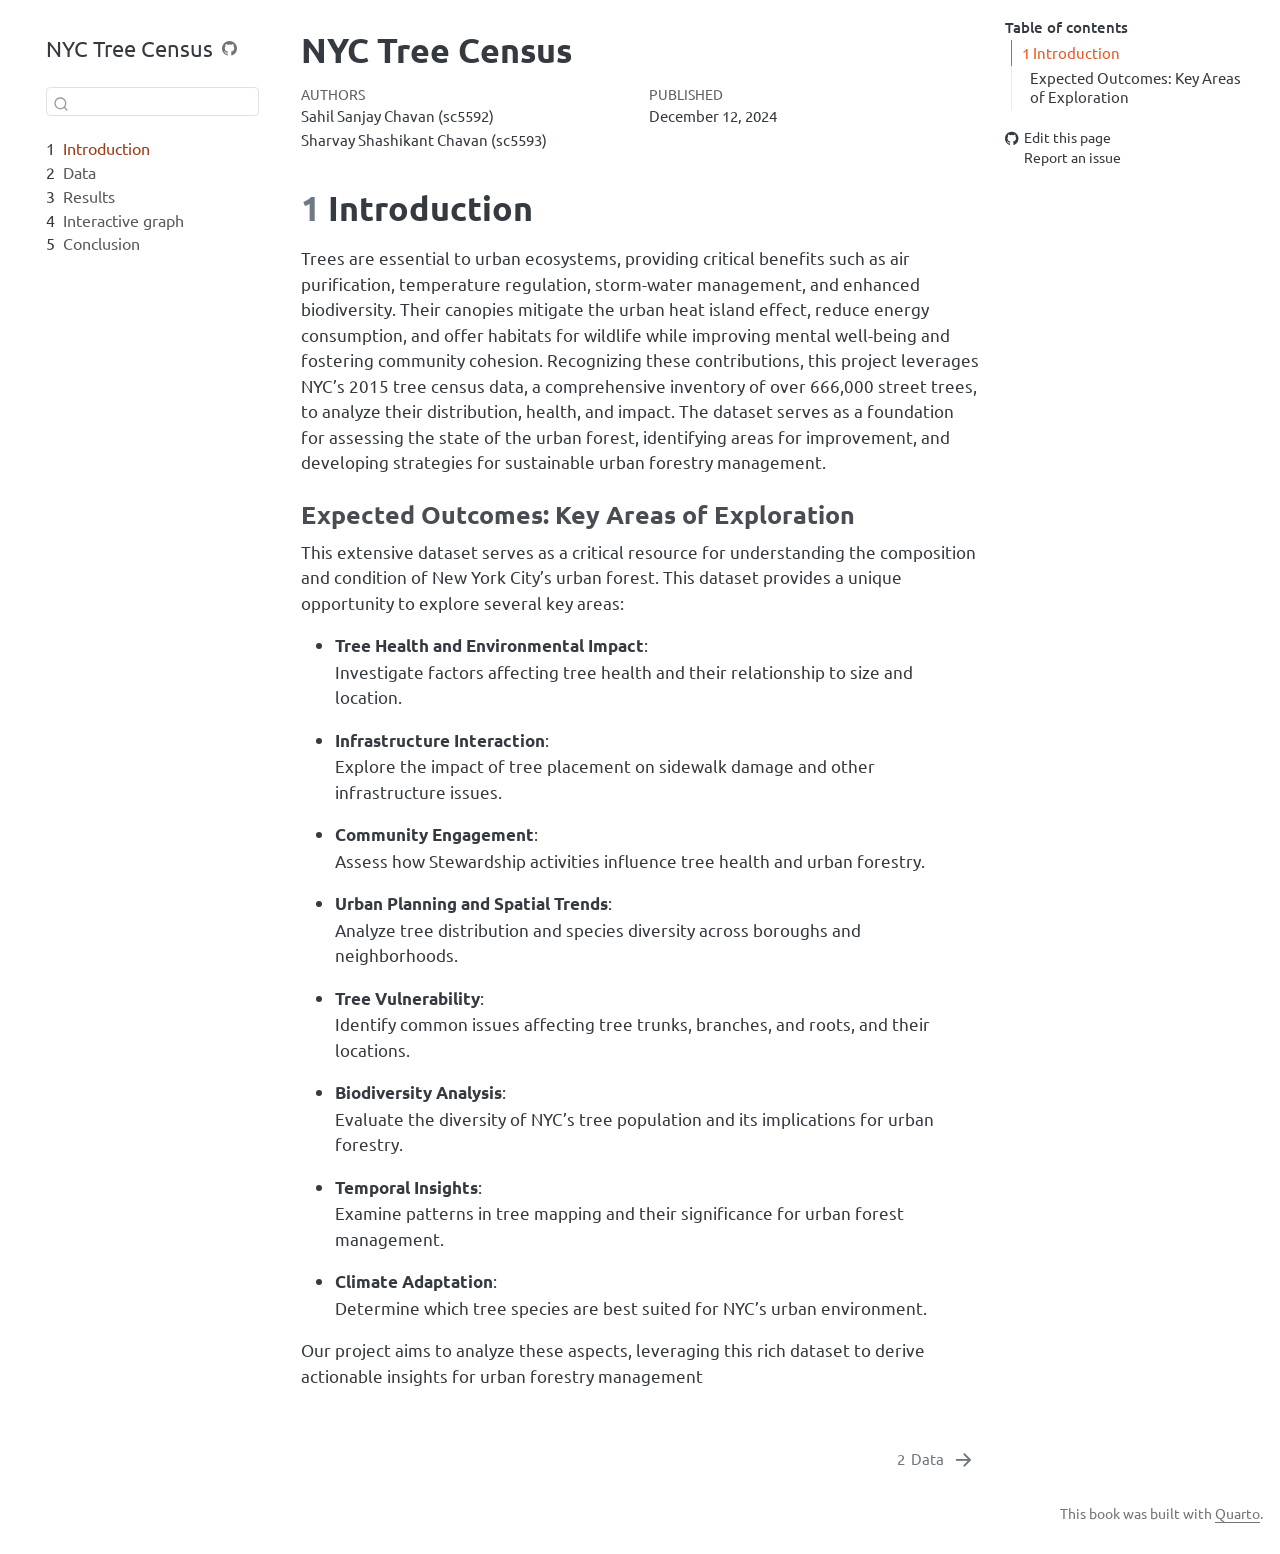
<file: docs/index.html>
<!DOCTYPE html>
<html xmlns="http://www.w3.org/1999/xhtml" lang="en" xml:lang="en"><head>

<meta charset="utf-8">
<meta name="generator" content="quarto-1.5.57">

<meta name="viewport" content="width=device-width, initial-scale=1.0, user-scalable=yes">

<meta name="author" content="Sahil Sanjay Chavan (sc5592)">
<meta name="author" content="Sharvay Shashikant Chavan (sc5593)">
<meta name="dcterms.date" content="2024-12-12">

<title>NYC Tree Census</title>
<style>
code{white-space: pre-wrap;}
span.smallcaps{font-variant: small-caps;}
div.columns{display: flex; gap: min(4vw, 1.5em);}
div.column{flex: auto; overflow-x: auto;}
div.hanging-indent{margin-left: 1.5em; text-indent: -1.5em;}
ul.task-list{list-style: none;}
ul.task-list li input[type="checkbox"] {
  width: 0.8em;
  margin: 0 0.8em 0.2em -1em; /* quarto-specific, see https://github.com/quarto-dev/quarto-cli/issues/4556 */ 
  vertical-align: middle;
}
</style>


<script src="site_libs/quarto-nav/quarto-nav.js"></script>
<script src="site_libs/quarto-nav/headroom.min.js"></script>
<script src="site_libs/clipboard/clipboard.min.js"></script>
<script src="site_libs/quarto-search/autocomplete.umd.js"></script>
<script src="site_libs/quarto-search/fuse.min.js"></script>
<script src="site_libs/quarto-search/quarto-search.js"></script>
<meta name="quarto:offset" content="./">
<link href="./data.html" rel="next">
<script src="site_libs/quarto-html/quarto.js"></script>
<script src="site_libs/quarto-html/popper.min.js"></script>
<script src="site_libs/quarto-html/tippy.umd.min.js"></script>
<script src="site_libs/quarto-html/anchor.min.js"></script>
<link href="site_libs/quarto-html/tippy.css" rel="stylesheet">
<link href="site_libs/quarto-html/quarto-syntax-highlighting.css" rel="stylesheet" id="quarto-text-highlighting-styles">
<script src="site_libs/bootstrap/bootstrap.min.js"></script>
<link href="site_libs/bootstrap/bootstrap-icons.css" rel="stylesheet">
<link href="site_libs/bootstrap/bootstrap.min.css" rel="stylesheet" id="quarto-bootstrap" data-mode="light">
<script id="quarto-search-options" type="application/json">{
  "location": "sidebar",
  "copy-button": false,
  "collapse-after": 3,
  "panel-placement": "start",
  "type": "textbox",
  "limit": 50,
  "keyboard-shortcut": [
    "f",
    "/",
    "s"
  ],
  "show-item-context": false,
  "language": {
    "search-no-results-text": "No results",
    "search-matching-documents-text": "matching documents",
    "search-copy-link-title": "Copy link to search",
    "search-hide-matches-text": "Hide additional matches",
    "search-more-match-text": "more match in this document",
    "search-more-matches-text": "more matches in this document",
    "search-clear-button-title": "Clear",
    "search-text-placeholder": "",
    "search-detached-cancel-button-title": "Cancel",
    "search-submit-button-title": "Submit",
    "search-label": "Search"
  }
}</script>


</head>

<body class="nav-sidebar floating">

<div id="quarto-search-results"></div>
  <header id="quarto-header" class="headroom fixed-top">
  <nav class="quarto-secondary-nav">
    <div class="container-fluid d-flex">
      <button type="button" class="quarto-btn-toggle btn" data-bs-toggle="collapse" role="button" data-bs-target=".quarto-sidebar-collapse-item" aria-controls="quarto-sidebar" aria-expanded="false" aria-label="Toggle sidebar navigation" onclick="if (window.quartoToggleHeadroom) { window.quartoToggleHeadroom(); }">
        <i class="bi bi-layout-text-sidebar-reverse"></i>
      </button>
        <nav class="quarto-page-breadcrumbs" aria-label="breadcrumb"><ol class="breadcrumb"><li class="breadcrumb-item"><a href="./index.html"><span class="chapter-number">1</span>&nbsp; <span class="chapter-title">Introduction</span></a></li></ol></nav>
        <a class="flex-grow-1" role="navigation" data-bs-toggle="collapse" data-bs-target=".quarto-sidebar-collapse-item" aria-controls="quarto-sidebar" aria-expanded="false" aria-label="Toggle sidebar navigation" onclick="if (window.quartoToggleHeadroom) { window.quartoToggleHeadroom(); }">      
        </a>
      <button type="button" class="btn quarto-search-button" aria-label="Search" onclick="window.quartoOpenSearch();">
        <i class="bi bi-search"></i>
      </button>
    </div>
  </nav>
</header>
<!-- content -->
<div id="quarto-content" class="quarto-container page-columns page-rows-contents page-layout-article">
<!-- sidebar -->
  <nav id="quarto-sidebar" class="sidebar collapse collapse-horizontal quarto-sidebar-collapse-item sidebar-navigation floating overflow-auto">
    <div class="pt-lg-2 mt-2 text-left sidebar-header">
    <div class="sidebar-title mb-0 py-0">
      <a href="./">NYC Tree Census</a> 
        <div class="sidebar-tools-main">
    <a href="https://github.com/Sharvay/nyc_tree_census" title="Source Code" class="quarto-navigation-tool px-1" aria-label="Source Code"><i class="bi bi-github"></i></a>
</div>
    </div>
      </div>
        <div class="mt-2 flex-shrink-0 align-items-center">
        <div class="sidebar-search">
        <div id="quarto-search" class="" title="Search"></div>
        </div>
        </div>
    <div class="sidebar-menu-container"> 
    <ul class="list-unstyled mt-1">
        <li class="sidebar-item">
  <div class="sidebar-item-container"> 
  <a href="./index.html" class="sidebar-item-text sidebar-link active">
 <span class="menu-text"><span class="chapter-number">1</span>&nbsp; <span class="chapter-title">Introduction</span></span></a>
  </div>
</li>
        <li class="sidebar-item">
  <div class="sidebar-item-container"> 
  <a href="./data.html" class="sidebar-item-text sidebar-link">
 <span class="menu-text"><span class="chapter-number">2</span>&nbsp; <span class="chapter-title">Data</span></span></a>
  </div>
</li>
        <li class="sidebar-item">
  <div class="sidebar-item-container"> 
  <a href="./results.html" class="sidebar-item-text sidebar-link">
 <span class="menu-text"><span class="chapter-number">3</span>&nbsp; <span class="chapter-title">Results</span></span></a>
  </div>
</li>
        <li class="sidebar-item">
  <div class="sidebar-item-container"> 
  <a href="./d3graph.html" class="sidebar-item-text sidebar-link">
 <span class="menu-text"><span class="chapter-number">4</span>&nbsp; <span class="chapter-title">Interactive graph</span></span></a>
  </div>
</li>
        <li class="sidebar-item">
  <div class="sidebar-item-container"> 
  <a href="./conclusion.html" class="sidebar-item-text sidebar-link">
 <span class="menu-text"><span class="chapter-number">5</span>&nbsp; <span class="chapter-title">Conclusion</span></span></a>
  </div>
</li>
    </ul>
    </div>
</nav>
<div id="quarto-sidebar-glass" class="quarto-sidebar-collapse-item" data-bs-toggle="collapse" data-bs-target=".quarto-sidebar-collapse-item"></div>
<!-- margin-sidebar -->
    <div id="quarto-margin-sidebar" class="sidebar margin-sidebar">
        <nav id="TOC" role="doc-toc" class="toc-active">
    <h2 id="toc-title">Table of contents</h2>
   
  <ul>
  <li><a href="#introduction" id="toc-introduction" class="nav-link active" data-scroll-target="#introduction"><span class="header-section-number">1</span> Introduction</a>
  <ul class="collapse">
  <li><a href="#expected-outcomes-key-areas-of-exploration" id="toc-expected-outcomes-key-areas-of-exploration" class="nav-link" data-scroll-target="#expected-outcomes-key-areas-of-exploration">Expected Outcomes: Key Areas of Exploration</a></li>
  </ul></li>
  </ul>
<div class="toc-actions"><ul><li><a href="https://github.com/Sharvay/nyc_tree_census/edit/main/index.qmd" class="toc-action"><i class="bi bi-github"></i>Edit this page</a></li><li><a href="https://github.com/Sharvay/nyc_tree_census/issues/new" class="toc-action"><i class="bi empty"></i>Report an issue</a></li></ul></div></nav>
    </div>
<!-- main -->
<main class="content" id="quarto-document-content">

<header id="title-block-header" class="quarto-title-block default">
<div class="quarto-title">
<h1 class="title">NYC Tree Census</h1>
</div>



<div class="quarto-title-meta">

    <div>
    <div class="quarto-title-meta-heading">Authors</div>
    <div class="quarto-title-meta-contents">
             <p>Sahil Sanjay Chavan (sc5592) </p>
             <p>Sharvay Shashikant Chavan (sc5593) </p>
          </div>
  </div>
    
    <div>
    <div class="quarto-title-meta-heading">Published</div>
    <div class="quarto-title-meta-contents">
      <p class="date">December 12, 2024</p>
    </div>
  </div>
  
    
  </div>
  


</header>


<section id="introduction" class="level1" data-number="1">
<h1 data-number="1"><span class="header-section-number">1</span> Introduction</h1>
<p>Trees are essential to urban ecosystems, providing critical benefits such as air purification, temperature regulation, storm-water management, and enhanced biodiversity. Their canopies mitigate the urban heat island effect, reduce energy consumption, and offer habitats for wildlife while improving mental well-being and fostering community cohesion. Recognizing these contributions, this project leverages NYC’s 2015 tree census data, a comprehensive inventory of over 666,000 street trees, to analyze their distribution, health, and impact. The dataset serves as a foundation for assessing the state of the urban forest, identifying areas for improvement, and developing strategies for sustainable urban forestry management.</p>
<section id="expected-outcomes-key-areas-of-exploration" class="level3 unnumbered">
<h3 class="unnumbered anchored" data-anchor-id="expected-outcomes-key-areas-of-exploration">Expected Outcomes: Key Areas of Exploration</h3>
<p>This extensive dataset serves as a critical resource for understanding the composition and condition of New York City’s urban forest. This dataset provides a unique opportunity to explore several key areas:</p>
<ul>
<li><p><strong>Tree Health and Environmental Impact</strong>:<br>
Investigate factors affecting tree health and their relationship to size and location.</p></li>
<li><p><strong>Infrastructure Interaction</strong>:<br>
Explore the impact of tree placement on sidewalk damage and other infrastructure issues.</p></li>
<li><p><strong>Community Engagement</strong>:<br>
Assess how Stewardship activities influence tree health and urban forestry.</p></li>
<li><p><strong>Urban Planning and Spatial Trends</strong>:<br>
Analyze tree distribution and species diversity across boroughs and neighborhoods.</p></li>
<li><p><strong>Tree Vulnerability</strong>:<br>
Identify common issues affecting tree trunks, branches, and roots, and their locations.</p></li>
<li><p><strong>Biodiversity Analysis</strong>:<br>
Evaluate the diversity of NYC’s tree population and its implications for urban forestry.</p></li>
<li><p><strong>Temporal Insights</strong>:<br>
Examine patterns in tree mapping and their significance for urban forest management.</p></li>
<li><p><strong>Climate Adaptation</strong>:<br>
Determine which tree species are best suited for NYC’s urban environment.</p></li>
</ul>
<p>Our project aims to analyze these aspects, leveraging this rich dataset to derive actionable insights for urban forestry management</p>


</section>
</section>

</main> <!-- /main -->
<script id="quarto-html-after-body" type="application/javascript">
window.document.addEventListener("DOMContentLoaded", function (event) {
  const toggleBodyColorMode = (bsSheetEl) => {
    const mode = bsSheetEl.getAttribute("data-mode");
    const bodyEl = window.document.querySelector("body");
    if (mode === "dark") {
      bodyEl.classList.add("quarto-dark");
      bodyEl.classList.remove("quarto-light");
    } else {
      bodyEl.classList.add("quarto-light");
      bodyEl.classList.remove("quarto-dark");
    }
  }
  const toggleBodyColorPrimary = () => {
    const bsSheetEl = window.document.querySelector("link#quarto-bootstrap");
    if (bsSheetEl) {
      toggleBodyColorMode(bsSheetEl);
    }
  }
  toggleBodyColorPrimary();  
  const icon = "";
  const anchorJS = new window.AnchorJS();
  anchorJS.options = {
    placement: 'right',
    icon: icon
  };
  anchorJS.add('.anchored');
  const isCodeAnnotation = (el) => {
    for (const clz of el.classList) {
      if (clz.startsWith('code-annotation-')) {                     
        return true;
      }
    }
    return false;
  }
  const onCopySuccess = function(e) {
    // button target
    const button = e.trigger;
    // don't keep focus
    button.blur();
    // flash "checked"
    button.classList.add('code-copy-button-checked');
    var currentTitle = button.getAttribute("title");
    button.setAttribute("title", "Copied!");
    let tooltip;
    if (window.bootstrap) {
      button.setAttribute("data-bs-toggle", "tooltip");
      button.setAttribute("data-bs-placement", "left");
      button.setAttribute("data-bs-title", "Copied!");
      tooltip = new bootstrap.Tooltip(button, 
        { trigger: "manual", 
          customClass: "code-copy-button-tooltip",
          offset: [0, -8]});
      tooltip.show();    
    }
    setTimeout(function() {
      if (tooltip) {
        tooltip.hide();
        button.removeAttribute("data-bs-title");
        button.removeAttribute("data-bs-toggle");
        button.removeAttribute("data-bs-placement");
      }
      button.setAttribute("title", currentTitle);
      button.classList.remove('code-copy-button-checked');
    }, 1000);
    // clear code selection
    e.clearSelection();
  }
  const getTextToCopy = function(trigger) {
      const codeEl = trigger.previousElementSibling.cloneNode(true);
      for (const childEl of codeEl.children) {
        if (isCodeAnnotation(childEl)) {
          childEl.remove();
        }
      }
      return codeEl.innerText;
  }
  const clipboard = new window.ClipboardJS('.code-copy-button:not([data-in-quarto-modal])', {
    text: getTextToCopy
  });
  clipboard.on('success', onCopySuccess);
  if (window.document.getElementById('quarto-embedded-source-code-modal')) {
    // For code content inside modals, clipBoardJS needs to be initialized with a container option
    // TODO: Check when it could be a function (https://github.com/zenorocha/clipboard.js/issues/860)
    const clipboardModal = new window.ClipboardJS('.code-copy-button[data-in-quarto-modal]', {
      text: getTextToCopy,
      container: window.document.getElementById('quarto-embedded-source-code-modal')
    });
    clipboardModal.on('success', onCopySuccess);
  }
    var localhostRegex = new RegExp(/^(?:http|https):\/\/localhost\:?[0-9]*\//);
    var mailtoRegex = new RegExp(/^mailto:/);
      var filterRegex = new RegExp('/' + window.location.host + '/');
    var isInternal = (href) => {
        return filterRegex.test(href) || localhostRegex.test(href) || mailtoRegex.test(href);
    }
    // Inspect non-navigation links and adorn them if external
 	var links = window.document.querySelectorAll('a[href]:not(.nav-link):not(.navbar-brand):not(.toc-action):not(.sidebar-link):not(.sidebar-item-toggle):not(.pagination-link):not(.no-external):not([aria-hidden]):not(.dropdown-item):not(.quarto-navigation-tool):not(.about-link)');
    for (var i=0; i<links.length; i++) {
      const link = links[i];
      if (!isInternal(link.href)) {
        // undo the damage that might have been done by quarto-nav.js in the case of
        // links that we want to consider external
        if (link.dataset.originalHref !== undefined) {
          link.href = link.dataset.originalHref;
        }
      }
    }
  function tippyHover(el, contentFn, onTriggerFn, onUntriggerFn) {
    const config = {
      allowHTML: true,
      maxWidth: 500,
      delay: 100,
      arrow: false,
      appendTo: function(el) {
          return el.parentElement;
      },
      interactive: true,
      interactiveBorder: 10,
      theme: 'quarto',
      placement: 'bottom-start',
    };
    if (contentFn) {
      config.content = contentFn;
    }
    if (onTriggerFn) {
      config.onTrigger = onTriggerFn;
    }
    if (onUntriggerFn) {
      config.onUntrigger = onUntriggerFn;
    }
    window.tippy(el, config); 
  }
  const noterefs = window.document.querySelectorAll('a[role="doc-noteref"]');
  for (var i=0; i<noterefs.length; i++) {
    const ref = noterefs[i];
    tippyHover(ref, function() {
      // use id or data attribute instead here
      let href = ref.getAttribute('data-footnote-href') || ref.getAttribute('href');
      try { href = new URL(href).hash; } catch {}
      const id = href.replace(/^#\/?/, "");
      const note = window.document.getElementById(id);
      if (note) {
        return note.innerHTML;
      } else {
        return "";
      }
    });
  }
  const xrefs = window.document.querySelectorAll('a.quarto-xref');
  const processXRef = (id, note) => {
    // Strip column container classes
    const stripColumnClz = (el) => {
      el.classList.remove("page-full", "page-columns");
      if (el.children) {
        for (const child of el.children) {
          stripColumnClz(child);
        }
      }
    }
    stripColumnClz(note)
    if (id === null || id.startsWith('sec-')) {
      // Special case sections, only their first couple elements
      const container = document.createElement("div");
      if (note.children && note.children.length > 2) {
        container.appendChild(note.children[0].cloneNode(true));
        for (let i = 1; i < note.children.length; i++) {
          const child = note.children[i];
          if (child.tagName === "P" && child.innerText === "") {
            continue;
          } else {
            container.appendChild(child.cloneNode(true));
            break;
          }
        }
        if (window.Quarto?.typesetMath) {
          window.Quarto.typesetMath(container);
        }
        return container.innerHTML
      } else {
        if (window.Quarto?.typesetMath) {
          window.Quarto.typesetMath(note);
        }
        return note.innerHTML;
      }
    } else {
      // Remove any anchor links if they are present
      const anchorLink = note.querySelector('a.anchorjs-link');
      if (anchorLink) {
        anchorLink.remove();
      }
      if (window.Quarto?.typesetMath) {
        window.Quarto.typesetMath(note);
      }
      // TODO in 1.5, we should make sure this works without a callout special case
      if (note.classList.contains("callout")) {
        return note.outerHTML;
      } else {
        return note.innerHTML;
      }
    }
  }
  for (var i=0; i<xrefs.length; i++) {
    const xref = xrefs[i];
    tippyHover(xref, undefined, function(instance) {
      instance.disable();
      let url = xref.getAttribute('href');
      let hash = undefined; 
      if (url.startsWith('#')) {
        hash = url;
      } else {
        try { hash = new URL(url).hash; } catch {}
      }
      if (hash) {
        const id = hash.replace(/^#\/?/, "");
        const note = window.document.getElementById(id);
        if (note !== null) {
          try {
            const html = processXRef(id, note.cloneNode(true));
            instance.setContent(html);
          } finally {
            instance.enable();
            instance.show();
          }
        } else {
          // See if we can fetch this
          fetch(url.split('#')[0])
          .then(res => res.text())
          .then(html => {
            const parser = new DOMParser();
            const htmlDoc = parser.parseFromString(html, "text/html");
            const note = htmlDoc.getElementById(id);
            if (note !== null) {
              const html = processXRef(id, note);
              instance.setContent(html);
            } 
          }).finally(() => {
            instance.enable();
            instance.show();
          });
        }
      } else {
        // See if we can fetch a full url (with no hash to target)
        // This is a special case and we should probably do some content thinning / targeting
        fetch(url)
        .then(res => res.text())
        .then(html => {
          const parser = new DOMParser();
          const htmlDoc = parser.parseFromString(html, "text/html");
          const note = htmlDoc.querySelector('main.content');
          if (note !== null) {
            // This should only happen for chapter cross references
            // (since there is no id in the URL)
            // remove the first header
            if (note.children.length > 0 && note.children[0].tagName === "HEADER") {
              note.children[0].remove();
            }
            const html = processXRef(null, note);
            instance.setContent(html);
          } 
        }).finally(() => {
          instance.enable();
          instance.show();
        });
      }
    }, function(instance) {
    });
  }
      let selectedAnnoteEl;
      const selectorForAnnotation = ( cell, annotation) => {
        let cellAttr = 'data-code-cell="' + cell + '"';
        let lineAttr = 'data-code-annotation="' +  annotation + '"';
        const selector = 'span[' + cellAttr + '][' + lineAttr + ']';
        return selector;
      }
      const selectCodeLines = (annoteEl) => {
        const doc = window.document;
        const targetCell = annoteEl.getAttribute("data-target-cell");
        const targetAnnotation = annoteEl.getAttribute("data-target-annotation");
        const annoteSpan = window.document.querySelector(selectorForAnnotation(targetCell, targetAnnotation));
        const lines = annoteSpan.getAttribute("data-code-lines").split(",");
        const lineIds = lines.map((line) => {
          return targetCell + "-" + line;
        })
        let top = null;
        let height = null;
        let parent = null;
        if (lineIds.length > 0) {
            //compute the position of the single el (top and bottom and make a div)
            const el = window.document.getElementById(lineIds[0]);
            top = el.offsetTop;
            height = el.offsetHeight;
            parent = el.parentElement.parentElement;
          if (lineIds.length > 1) {
            const lastEl = window.document.getElementById(lineIds[lineIds.length - 1]);
            const bottom = lastEl.offsetTop + lastEl.offsetHeight;
            height = bottom - top;
          }
          if (top !== null && height !== null && parent !== null) {
            // cook up a div (if necessary) and position it 
            let div = window.document.getElementById("code-annotation-line-highlight");
            if (div === null) {
              div = window.document.createElement("div");
              div.setAttribute("id", "code-annotation-line-highlight");
              div.style.position = 'absolute';
              parent.appendChild(div);
            }
            div.style.top = top - 2 + "px";
            div.style.height = height + 4 + "px";
            div.style.left = 0;
            let gutterDiv = window.document.getElementById("code-annotation-line-highlight-gutter");
            if (gutterDiv === null) {
              gutterDiv = window.document.createElement("div");
              gutterDiv.setAttribute("id", "code-annotation-line-highlight-gutter");
              gutterDiv.style.position = 'absolute';
              const codeCell = window.document.getElementById(targetCell);
              const gutter = codeCell.querySelector('.code-annotation-gutter');
              gutter.appendChild(gutterDiv);
            }
            gutterDiv.style.top = top - 2 + "px";
            gutterDiv.style.height = height + 4 + "px";
          }
          selectedAnnoteEl = annoteEl;
        }
      };
      const unselectCodeLines = () => {
        const elementsIds = ["code-annotation-line-highlight", "code-annotation-line-highlight-gutter"];
        elementsIds.forEach((elId) => {
          const div = window.document.getElementById(elId);
          if (div) {
            div.remove();
          }
        });
        selectedAnnoteEl = undefined;
      };
        // Handle positioning of the toggle
    window.addEventListener(
      "resize",
      throttle(() => {
        elRect = undefined;
        if (selectedAnnoteEl) {
          selectCodeLines(selectedAnnoteEl);
        }
      }, 10)
    );
    function throttle(fn, ms) {
    let throttle = false;
    let timer;
      return (...args) => {
        if(!throttle) { // first call gets through
            fn.apply(this, args);
            throttle = true;
        } else { // all the others get throttled
            if(timer) clearTimeout(timer); // cancel #2
            timer = setTimeout(() => {
              fn.apply(this, args);
              timer = throttle = false;
            }, ms);
        }
      };
    }
      // Attach click handler to the DT
      const annoteDls = window.document.querySelectorAll('dt[data-target-cell]');
      for (const annoteDlNode of annoteDls) {
        annoteDlNode.addEventListener('click', (event) => {
          const clickedEl = event.target;
          if (clickedEl !== selectedAnnoteEl) {
            unselectCodeLines();
            const activeEl = window.document.querySelector('dt[data-target-cell].code-annotation-active');
            if (activeEl) {
              activeEl.classList.remove('code-annotation-active');
            }
            selectCodeLines(clickedEl);
            clickedEl.classList.add('code-annotation-active');
          } else {
            // Unselect the line
            unselectCodeLines();
            clickedEl.classList.remove('code-annotation-active');
          }
        });
      }
  const findCites = (el) => {
    const parentEl = el.parentElement;
    if (parentEl) {
      const cites = parentEl.dataset.cites;
      if (cites) {
        return {
          el,
          cites: cites.split(' ')
        };
      } else {
        return findCites(el.parentElement)
      }
    } else {
      return undefined;
    }
  };
  var bibliorefs = window.document.querySelectorAll('a[role="doc-biblioref"]');
  for (var i=0; i<bibliorefs.length; i++) {
    const ref = bibliorefs[i];
    const citeInfo = findCites(ref);
    if (citeInfo) {
      tippyHover(citeInfo.el, function() {
        var popup = window.document.createElement('div');
        citeInfo.cites.forEach(function(cite) {
          var citeDiv = window.document.createElement('div');
          citeDiv.classList.add('hanging-indent');
          citeDiv.classList.add('csl-entry');
          var biblioDiv = window.document.getElementById('ref-' + cite);
          if (biblioDiv) {
            citeDiv.innerHTML = biblioDiv.innerHTML;
          }
          popup.appendChild(citeDiv);
        });
        return popup.innerHTML;
      });
    }
  }
});
</script>
<nav class="page-navigation">
  <div class="nav-page nav-page-previous">
  </div>
  <div class="nav-page nav-page-next">
      <a href="./data.html" class="pagination-link" aria-label="Data">
        <span class="nav-page-text"><span class="chapter-number">2</span>&nbsp; <span class="chapter-title">Data</span></span> <i class="bi bi-arrow-right-short"></i>
      </a>
  </div>
</nav>
</div> <!-- /content -->
<footer class="footer">
  <div class="nav-footer">
    <div class="nav-footer-left">
      &nbsp;
    </div>   
    <div class="nav-footer-center">
      &nbsp;
    <div class="toc-actions d-sm-block d-md-none"><ul><li><a href="https://github.com/Sharvay/nyc_tree_census/edit/main/index.qmd" class="toc-action"><i class="bi bi-github"></i>Edit this page</a></li><li><a href="https://github.com/Sharvay/nyc_tree_census/issues/new" class="toc-action"><i class="bi empty"></i>Report an issue</a></li></ul></div></div>
    <div class="nav-footer-right">
<p>This book was built with <a href="https://quarto.org/">Quarto</a>.</p>
</div>
  </div>
</footer>




</body></html>
</file>
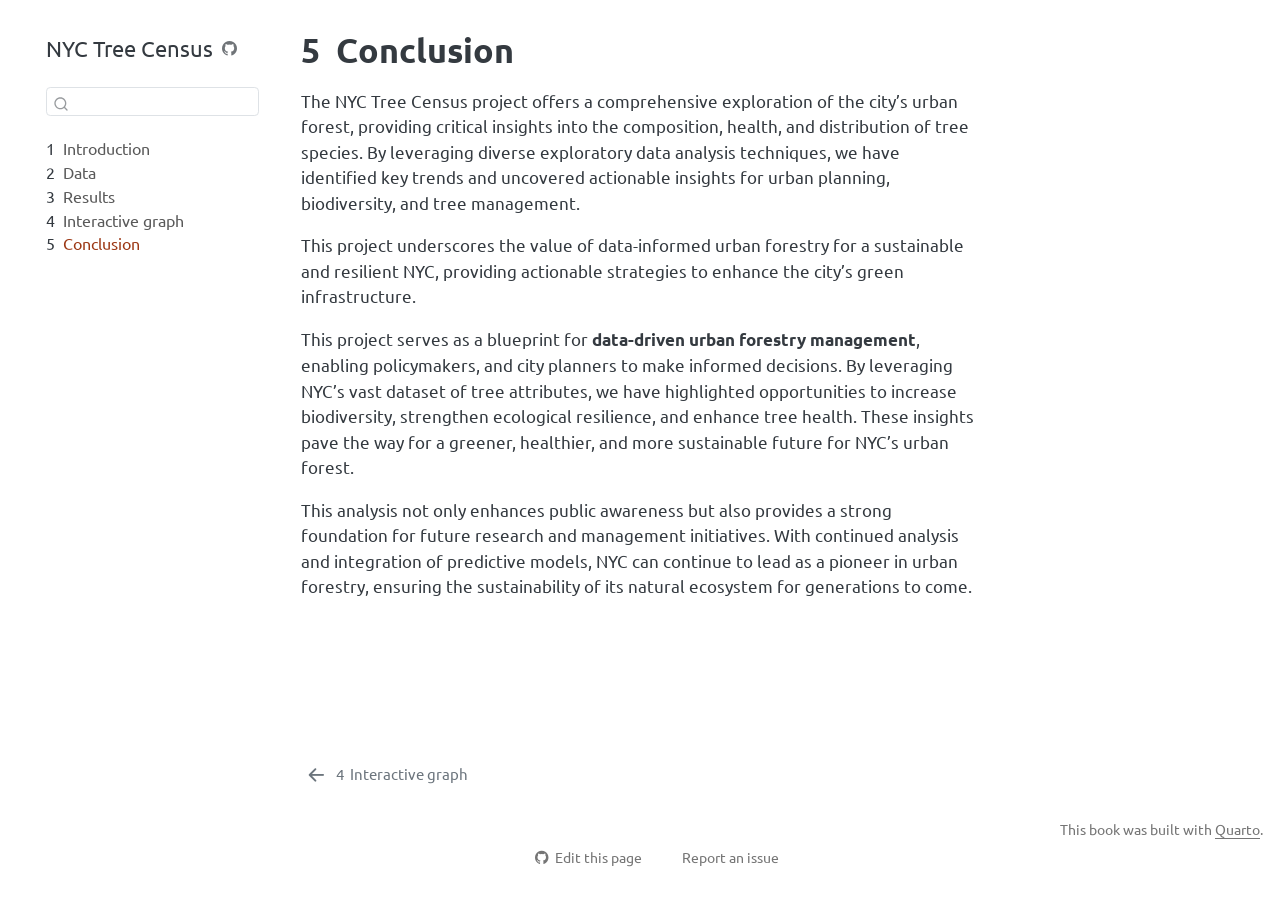
<file: docs/conclusion.html>
<!DOCTYPE html>
<html xmlns="http://www.w3.org/1999/xhtml" lang="en" xml:lang="en"><head>

<meta charset="utf-8">
<meta name="generator" content="quarto-1.5.57">

<meta name="viewport" content="width=device-width, initial-scale=1.0, user-scalable=yes">


<title>5&nbsp; Conclusion – NYC Tree Census</title>
<style>
code{white-space: pre-wrap;}
span.smallcaps{font-variant: small-caps;}
div.columns{display: flex; gap: min(4vw, 1.5em);}
div.column{flex: auto; overflow-x: auto;}
div.hanging-indent{margin-left: 1.5em; text-indent: -1.5em;}
ul.task-list{list-style: none;}
ul.task-list li input[type="checkbox"] {
  width: 0.8em;
  margin: 0 0.8em 0.2em -1em; /* quarto-specific, see https://github.com/quarto-dev/quarto-cli/issues/4556 */ 
  vertical-align: middle;
}
</style>


<script src="site_libs/quarto-nav/quarto-nav.js"></script>
<script src="site_libs/quarto-nav/headroom.min.js"></script>
<script src="site_libs/clipboard/clipboard.min.js"></script>
<script src="site_libs/quarto-search/autocomplete.umd.js"></script>
<script src="site_libs/quarto-search/fuse.min.js"></script>
<script src="site_libs/quarto-search/quarto-search.js"></script>
<meta name="quarto:offset" content="./">
<link href="./d3graph.html" rel="prev">
<script src="site_libs/quarto-html/quarto.js"></script>
<script src="site_libs/quarto-html/popper.min.js"></script>
<script src="site_libs/quarto-html/tippy.umd.min.js"></script>
<script src="site_libs/quarto-html/anchor.min.js"></script>
<link href="site_libs/quarto-html/tippy.css" rel="stylesheet">
<link href="site_libs/quarto-html/quarto-syntax-highlighting.css" rel="stylesheet" id="quarto-text-highlighting-styles">
<script src="site_libs/bootstrap/bootstrap.min.js"></script>
<link href="site_libs/bootstrap/bootstrap-icons.css" rel="stylesheet">
<link href="site_libs/bootstrap/bootstrap.min.css" rel="stylesheet" id="quarto-bootstrap" data-mode="light">
<script id="quarto-search-options" type="application/json">{
  "location": "sidebar",
  "copy-button": false,
  "collapse-after": 3,
  "panel-placement": "start",
  "type": "textbox",
  "limit": 50,
  "keyboard-shortcut": [
    "f",
    "/",
    "s"
  ],
  "show-item-context": false,
  "language": {
    "search-no-results-text": "No results",
    "search-matching-documents-text": "matching documents",
    "search-copy-link-title": "Copy link to search",
    "search-hide-matches-text": "Hide additional matches",
    "search-more-match-text": "more match in this document",
    "search-more-matches-text": "more matches in this document",
    "search-clear-button-title": "Clear",
    "search-text-placeholder": "",
    "search-detached-cancel-button-title": "Cancel",
    "search-submit-button-title": "Submit",
    "search-label": "Search"
  }
}</script>


</head>

<body class="nav-sidebar floating">

<div id="quarto-search-results"></div>
  <header id="quarto-header" class="headroom fixed-top">
  <nav class="quarto-secondary-nav">
    <div class="container-fluid d-flex">
      <button type="button" class="quarto-btn-toggle btn" data-bs-toggle="collapse" role="button" data-bs-target=".quarto-sidebar-collapse-item" aria-controls="quarto-sidebar" aria-expanded="false" aria-label="Toggle sidebar navigation" onclick="if (window.quartoToggleHeadroom) { window.quartoToggleHeadroom(); }">
        <i class="bi bi-layout-text-sidebar-reverse"></i>
      </button>
        <nav class="quarto-page-breadcrumbs" aria-label="breadcrumb"><ol class="breadcrumb"><li class="breadcrumb-item"><a href="./conclusion.html"><span class="chapter-number">5</span>&nbsp; <span class="chapter-title">Conclusion</span></a></li></ol></nav>
        <a class="flex-grow-1" role="navigation" data-bs-toggle="collapse" data-bs-target=".quarto-sidebar-collapse-item" aria-controls="quarto-sidebar" aria-expanded="false" aria-label="Toggle sidebar navigation" onclick="if (window.quartoToggleHeadroom) { window.quartoToggleHeadroom(); }">      
        </a>
      <button type="button" class="btn quarto-search-button" aria-label="Search" onclick="window.quartoOpenSearch();">
        <i class="bi bi-search"></i>
      </button>
    </div>
  </nav>
</header>
<!-- content -->
<div id="quarto-content" class="quarto-container page-columns page-rows-contents page-layout-article">
<!-- sidebar -->
  <nav id="quarto-sidebar" class="sidebar collapse collapse-horizontal quarto-sidebar-collapse-item sidebar-navigation floating overflow-auto">
    <div class="pt-lg-2 mt-2 text-left sidebar-header">
    <div class="sidebar-title mb-0 py-0">
      <a href="./">NYC Tree Census</a> 
        <div class="sidebar-tools-main">
    <a href="https://github.com/Sharvay/nyc_tree_census" title="Source Code" class="quarto-navigation-tool px-1" aria-label="Source Code"><i class="bi bi-github"></i></a>
</div>
    </div>
      </div>
        <div class="mt-2 flex-shrink-0 align-items-center">
        <div class="sidebar-search">
        <div id="quarto-search" class="" title="Search"></div>
        </div>
        </div>
    <div class="sidebar-menu-container"> 
    <ul class="list-unstyled mt-1">
        <li class="sidebar-item">
  <div class="sidebar-item-container"> 
  <a href="./index.html" class="sidebar-item-text sidebar-link">
 <span class="menu-text"><span class="chapter-number">1</span>&nbsp; <span class="chapter-title">Introduction</span></span></a>
  </div>
</li>
        <li class="sidebar-item">
  <div class="sidebar-item-container"> 
  <a href="./data.html" class="sidebar-item-text sidebar-link">
 <span class="menu-text"><span class="chapter-number">2</span>&nbsp; <span class="chapter-title">Data</span></span></a>
  </div>
</li>
        <li class="sidebar-item">
  <div class="sidebar-item-container"> 
  <a href="./results.html" class="sidebar-item-text sidebar-link">
 <span class="menu-text"><span class="chapter-number">3</span>&nbsp; <span class="chapter-title">Results</span></span></a>
  </div>
</li>
        <li class="sidebar-item">
  <div class="sidebar-item-container"> 
  <a href="./d3graph.html" class="sidebar-item-text sidebar-link">
 <span class="menu-text"><span class="chapter-number">4</span>&nbsp; <span class="chapter-title">Interactive graph</span></span></a>
  </div>
</li>
        <li class="sidebar-item">
  <div class="sidebar-item-container"> 
  <a href="./conclusion.html" class="sidebar-item-text sidebar-link active">
 <span class="menu-text"><span class="chapter-number">5</span>&nbsp; <span class="chapter-title">Conclusion</span></span></a>
  </div>
</li>
    </ul>
    </div>
</nav>
<div id="quarto-sidebar-glass" class="quarto-sidebar-collapse-item" data-bs-toggle="collapse" data-bs-target=".quarto-sidebar-collapse-item"></div>
<!-- margin-sidebar -->
    <div id="quarto-margin-sidebar" class="sidebar margin-sidebar zindex-bottom">
        
    </div>
<!-- main -->
<main class="content" id="quarto-document-content">

<header id="title-block-header" class="quarto-title-block default">
<div class="quarto-title">
<h1 class="title"><span class="chapter-number">5</span>&nbsp; <span class="chapter-title">Conclusion</span></h1>
</div>



<div class="quarto-title-meta">

    
  
    
  </div>
  


</header>


<p>The NYC Tree Census project offers a comprehensive exploration of the city’s urban forest, providing critical insights into the composition, health, and distribution of tree species. By leveraging diverse exploratory data analysis techniques, we have identified key trends and uncovered actionable insights for urban planning, biodiversity, and tree management.</p>
<p>This project underscores the value of data-informed urban forestry for a sustainable and resilient NYC, providing actionable strategies to enhance the city’s green infrastructure.</p>
<p>This project serves as a blueprint for <strong>data-driven urban forestry management</strong>, enabling policymakers, and city planners to make informed decisions. By leveraging NYC’s vast dataset of tree attributes, we have highlighted opportunities to increase biodiversity, strengthen ecological resilience, and enhance tree health. These insights pave the way for a greener, healthier, and more sustainable future for NYC’s urban forest.</p>
<p>This analysis not only enhances public awareness but also provides a strong foundation for future research and management initiatives. With continued analysis and integration of predictive models, NYC can continue to lead as a pioneer in urban forestry, ensuring the sustainability of its natural ecosystem for generations to come.</p>



</main> <!-- /main -->
<script id="quarto-html-after-body" type="application/javascript">
window.document.addEventListener("DOMContentLoaded", function (event) {
  const toggleBodyColorMode = (bsSheetEl) => {
    const mode = bsSheetEl.getAttribute("data-mode");
    const bodyEl = window.document.querySelector("body");
    if (mode === "dark") {
      bodyEl.classList.add("quarto-dark");
      bodyEl.classList.remove("quarto-light");
    } else {
      bodyEl.classList.add("quarto-light");
      bodyEl.classList.remove("quarto-dark");
    }
  }
  const toggleBodyColorPrimary = () => {
    const bsSheetEl = window.document.querySelector("link#quarto-bootstrap");
    if (bsSheetEl) {
      toggleBodyColorMode(bsSheetEl);
    }
  }
  toggleBodyColorPrimary();  
  const icon = "";
  const anchorJS = new window.AnchorJS();
  anchorJS.options = {
    placement: 'right',
    icon: icon
  };
  anchorJS.add('.anchored');
  const isCodeAnnotation = (el) => {
    for (const clz of el.classList) {
      if (clz.startsWith('code-annotation-')) {                     
        return true;
      }
    }
    return false;
  }
  const onCopySuccess = function(e) {
    // button target
    const button = e.trigger;
    // don't keep focus
    button.blur();
    // flash "checked"
    button.classList.add('code-copy-button-checked');
    var currentTitle = button.getAttribute("title");
    button.setAttribute("title", "Copied!");
    let tooltip;
    if (window.bootstrap) {
      button.setAttribute("data-bs-toggle", "tooltip");
      button.setAttribute("data-bs-placement", "left");
      button.setAttribute("data-bs-title", "Copied!");
      tooltip = new bootstrap.Tooltip(button, 
        { trigger: "manual", 
          customClass: "code-copy-button-tooltip",
          offset: [0, -8]});
      tooltip.show();    
    }
    setTimeout(function() {
      if (tooltip) {
        tooltip.hide();
        button.removeAttribute("data-bs-title");
        button.removeAttribute("data-bs-toggle");
        button.removeAttribute("data-bs-placement");
      }
      button.setAttribute("title", currentTitle);
      button.classList.remove('code-copy-button-checked');
    }, 1000);
    // clear code selection
    e.clearSelection();
  }
  const getTextToCopy = function(trigger) {
      const codeEl = trigger.previousElementSibling.cloneNode(true);
      for (const childEl of codeEl.children) {
        if (isCodeAnnotation(childEl)) {
          childEl.remove();
        }
      }
      return codeEl.innerText;
  }
  const clipboard = new window.ClipboardJS('.code-copy-button:not([data-in-quarto-modal])', {
    text: getTextToCopy
  });
  clipboard.on('success', onCopySuccess);
  if (window.document.getElementById('quarto-embedded-source-code-modal')) {
    // For code content inside modals, clipBoardJS needs to be initialized with a container option
    // TODO: Check when it could be a function (https://github.com/zenorocha/clipboard.js/issues/860)
    const clipboardModal = new window.ClipboardJS('.code-copy-button[data-in-quarto-modal]', {
      text: getTextToCopy,
      container: window.document.getElementById('quarto-embedded-source-code-modal')
    });
    clipboardModal.on('success', onCopySuccess);
  }
    var localhostRegex = new RegExp(/^(?:http|https):\/\/localhost\:?[0-9]*\//);
    var mailtoRegex = new RegExp(/^mailto:/);
      var filterRegex = new RegExp('/' + window.location.host + '/');
    var isInternal = (href) => {
        return filterRegex.test(href) || localhostRegex.test(href) || mailtoRegex.test(href);
    }
    // Inspect non-navigation links and adorn them if external
 	var links = window.document.querySelectorAll('a[href]:not(.nav-link):not(.navbar-brand):not(.toc-action):not(.sidebar-link):not(.sidebar-item-toggle):not(.pagination-link):not(.no-external):not([aria-hidden]):not(.dropdown-item):not(.quarto-navigation-tool):not(.about-link)');
    for (var i=0; i<links.length; i++) {
      const link = links[i];
      if (!isInternal(link.href)) {
        // undo the damage that might have been done by quarto-nav.js in the case of
        // links that we want to consider external
        if (link.dataset.originalHref !== undefined) {
          link.href = link.dataset.originalHref;
        }
      }
    }
  function tippyHover(el, contentFn, onTriggerFn, onUntriggerFn) {
    const config = {
      allowHTML: true,
      maxWidth: 500,
      delay: 100,
      arrow: false,
      appendTo: function(el) {
          return el.parentElement;
      },
      interactive: true,
      interactiveBorder: 10,
      theme: 'quarto',
      placement: 'bottom-start',
    };
    if (contentFn) {
      config.content = contentFn;
    }
    if (onTriggerFn) {
      config.onTrigger = onTriggerFn;
    }
    if (onUntriggerFn) {
      config.onUntrigger = onUntriggerFn;
    }
    window.tippy(el, config); 
  }
  const noterefs = window.document.querySelectorAll('a[role="doc-noteref"]');
  for (var i=0; i<noterefs.length; i++) {
    const ref = noterefs[i];
    tippyHover(ref, function() {
      // use id or data attribute instead here
      let href = ref.getAttribute('data-footnote-href') || ref.getAttribute('href');
      try { href = new URL(href).hash; } catch {}
      const id = href.replace(/^#\/?/, "");
      const note = window.document.getElementById(id);
      if (note) {
        return note.innerHTML;
      } else {
        return "";
      }
    });
  }
  const xrefs = window.document.querySelectorAll('a.quarto-xref');
  const processXRef = (id, note) => {
    // Strip column container classes
    const stripColumnClz = (el) => {
      el.classList.remove("page-full", "page-columns");
      if (el.children) {
        for (const child of el.children) {
          stripColumnClz(child);
        }
      }
    }
    stripColumnClz(note)
    if (id === null || id.startsWith('sec-')) {
      // Special case sections, only their first couple elements
      const container = document.createElement("div");
      if (note.children && note.children.length > 2) {
        container.appendChild(note.children[0].cloneNode(true));
        for (let i = 1; i < note.children.length; i++) {
          const child = note.children[i];
          if (child.tagName === "P" && child.innerText === "") {
            continue;
          } else {
            container.appendChild(child.cloneNode(true));
            break;
          }
        }
        if (window.Quarto?.typesetMath) {
          window.Quarto.typesetMath(container);
        }
        return container.innerHTML
      } else {
        if (window.Quarto?.typesetMath) {
          window.Quarto.typesetMath(note);
        }
        return note.innerHTML;
      }
    } else {
      // Remove any anchor links if they are present
      const anchorLink = note.querySelector('a.anchorjs-link');
      if (anchorLink) {
        anchorLink.remove();
      }
      if (window.Quarto?.typesetMath) {
        window.Quarto.typesetMath(note);
      }
      // TODO in 1.5, we should make sure this works without a callout special case
      if (note.classList.contains("callout")) {
        return note.outerHTML;
      } else {
        return note.innerHTML;
      }
    }
  }
  for (var i=0; i<xrefs.length; i++) {
    const xref = xrefs[i];
    tippyHover(xref, undefined, function(instance) {
      instance.disable();
      let url = xref.getAttribute('href');
      let hash = undefined; 
      if (url.startsWith('#')) {
        hash = url;
      } else {
        try { hash = new URL(url).hash; } catch {}
      }
      if (hash) {
        const id = hash.replace(/^#\/?/, "");
        const note = window.document.getElementById(id);
        if (note !== null) {
          try {
            const html = processXRef(id, note.cloneNode(true));
            instance.setContent(html);
          } finally {
            instance.enable();
            instance.show();
          }
        } else {
          // See if we can fetch this
          fetch(url.split('#')[0])
          .then(res => res.text())
          .then(html => {
            const parser = new DOMParser();
            const htmlDoc = parser.parseFromString(html, "text/html");
            const note = htmlDoc.getElementById(id);
            if (note !== null) {
              const html = processXRef(id, note);
              instance.setContent(html);
            } 
          }).finally(() => {
            instance.enable();
            instance.show();
          });
        }
      } else {
        // See if we can fetch a full url (with no hash to target)
        // This is a special case and we should probably do some content thinning / targeting
        fetch(url)
        .then(res => res.text())
        .then(html => {
          const parser = new DOMParser();
          const htmlDoc = parser.parseFromString(html, "text/html");
          const note = htmlDoc.querySelector('main.content');
          if (note !== null) {
            // This should only happen for chapter cross references
            // (since there is no id in the URL)
            // remove the first header
            if (note.children.length > 0 && note.children[0].tagName === "HEADER") {
              note.children[0].remove();
            }
            const html = processXRef(null, note);
            instance.setContent(html);
          } 
        }).finally(() => {
          instance.enable();
          instance.show();
        });
      }
    }, function(instance) {
    });
  }
      let selectedAnnoteEl;
      const selectorForAnnotation = ( cell, annotation) => {
        let cellAttr = 'data-code-cell="' + cell + '"';
        let lineAttr = 'data-code-annotation="' +  annotation + '"';
        const selector = 'span[' + cellAttr + '][' + lineAttr + ']';
        return selector;
      }
      const selectCodeLines = (annoteEl) => {
        const doc = window.document;
        const targetCell = annoteEl.getAttribute("data-target-cell");
        const targetAnnotation = annoteEl.getAttribute("data-target-annotation");
        const annoteSpan = window.document.querySelector(selectorForAnnotation(targetCell, targetAnnotation));
        const lines = annoteSpan.getAttribute("data-code-lines").split(",");
        const lineIds = lines.map((line) => {
          return targetCell + "-" + line;
        })
        let top = null;
        let height = null;
        let parent = null;
        if (lineIds.length > 0) {
            //compute the position of the single el (top and bottom and make a div)
            const el = window.document.getElementById(lineIds[0]);
            top = el.offsetTop;
            height = el.offsetHeight;
            parent = el.parentElement.parentElement;
          if (lineIds.length > 1) {
            const lastEl = window.document.getElementById(lineIds[lineIds.length - 1]);
            const bottom = lastEl.offsetTop + lastEl.offsetHeight;
            height = bottom - top;
          }
          if (top !== null && height !== null && parent !== null) {
            // cook up a div (if necessary) and position it 
            let div = window.document.getElementById("code-annotation-line-highlight");
            if (div === null) {
              div = window.document.createElement("div");
              div.setAttribute("id", "code-annotation-line-highlight");
              div.style.position = 'absolute';
              parent.appendChild(div);
            }
            div.style.top = top - 2 + "px";
            div.style.height = height + 4 + "px";
            div.style.left = 0;
            let gutterDiv = window.document.getElementById("code-annotation-line-highlight-gutter");
            if (gutterDiv === null) {
              gutterDiv = window.document.createElement("div");
              gutterDiv.setAttribute("id", "code-annotation-line-highlight-gutter");
              gutterDiv.style.position = 'absolute';
              const codeCell = window.document.getElementById(targetCell);
              const gutter = codeCell.querySelector('.code-annotation-gutter');
              gutter.appendChild(gutterDiv);
            }
            gutterDiv.style.top = top - 2 + "px";
            gutterDiv.style.height = height + 4 + "px";
          }
          selectedAnnoteEl = annoteEl;
        }
      };
      const unselectCodeLines = () => {
        const elementsIds = ["code-annotation-line-highlight", "code-annotation-line-highlight-gutter"];
        elementsIds.forEach((elId) => {
          const div = window.document.getElementById(elId);
          if (div) {
            div.remove();
          }
        });
        selectedAnnoteEl = undefined;
      };
        // Handle positioning of the toggle
    window.addEventListener(
      "resize",
      throttle(() => {
        elRect = undefined;
        if (selectedAnnoteEl) {
          selectCodeLines(selectedAnnoteEl);
        }
      }, 10)
    );
    function throttle(fn, ms) {
    let throttle = false;
    let timer;
      return (...args) => {
        if(!throttle) { // first call gets through
            fn.apply(this, args);
            throttle = true;
        } else { // all the others get throttled
            if(timer) clearTimeout(timer); // cancel #2
            timer = setTimeout(() => {
              fn.apply(this, args);
              timer = throttle = false;
            }, ms);
        }
      };
    }
      // Attach click handler to the DT
      const annoteDls = window.document.querySelectorAll('dt[data-target-cell]');
      for (const annoteDlNode of annoteDls) {
        annoteDlNode.addEventListener('click', (event) => {
          const clickedEl = event.target;
          if (clickedEl !== selectedAnnoteEl) {
            unselectCodeLines();
            const activeEl = window.document.querySelector('dt[data-target-cell].code-annotation-active');
            if (activeEl) {
              activeEl.classList.remove('code-annotation-active');
            }
            selectCodeLines(clickedEl);
            clickedEl.classList.add('code-annotation-active');
          } else {
            // Unselect the line
            unselectCodeLines();
            clickedEl.classList.remove('code-annotation-active');
          }
        });
      }
  const findCites = (el) => {
    const parentEl = el.parentElement;
    if (parentEl) {
      const cites = parentEl.dataset.cites;
      if (cites) {
        return {
          el,
          cites: cites.split(' ')
        };
      } else {
        return findCites(el.parentElement)
      }
    } else {
      return undefined;
    }
  };
  var bibliorefs = window.document.querySelectorAll('a[role="doc-biblioref"]');
  for (var i=0; i<bibliorefs.length; i++) {
    const ref = bibliorefs[i];
    const citeInfo = findCites(ref);
    if (citeInfo) {
      tippyHover(citeInfo.el, function() {
        var popup = window.document.createElement('div');
        citeInfo.cites.forEach(function(cite) {
          var citeDiv = window.document.createElement('div');
          citeDiv.classList.add('hanging-indent');
          citeDiv.classList.add('csl-entry');
          var biblioDiv = window.document.getElementById('ref-' + cite);
          if (biblioDiv) {
            citeDiv.innerHTML = biblioDiv.innerHTML;
          }
          popup.appendChild(citeDiv);
        });
        return popup.innerHTML;
      });
    }
  }
});
</script>
<nav class="page-navigation">
  <div class="nav-page nav-page-previous">
      <a href="./d3graph.html" class="pagination-link" aria-label="Interactive graph">
        <i class="bi bi-arrow-left-short"></i> <span class="nav-page-text"><span class="chapter-number">4</span>&nbsp; <span class="chapter-title">Interactive graph</span></span>
      </a>          
  </div>
  <div class="nav-page nav-page-next">
  </div>
</nav>
</div> <!-- /content -->
<footer class="footer">
  <div class="nav-footer">
    <div class="nav-footer-left">
      &nbsp;
    </div>   
    <div class="nav-footer-center">
      &nbsp;
    <div class="toc-actions"><ul><li><a href="https://github.com/Sharvay/nyc_tree_census/edit/main/conclusion.qmd" class="toc-action"><i class="bi bi-github"></i>Edit this page</a></li><li><a href="https://github.com/Sharvay/nyc_tree_census/issues/new" class="toc-action"><i class="bi empty"></i>Report an issue</a></li></ul></div></div>
    <div class="nav-footer-right">
<p>This book was built with <a href="https://quarto.org/">Quarto</a>.</p>
</div>
  </div>
</footer>




</body></html>
</file>
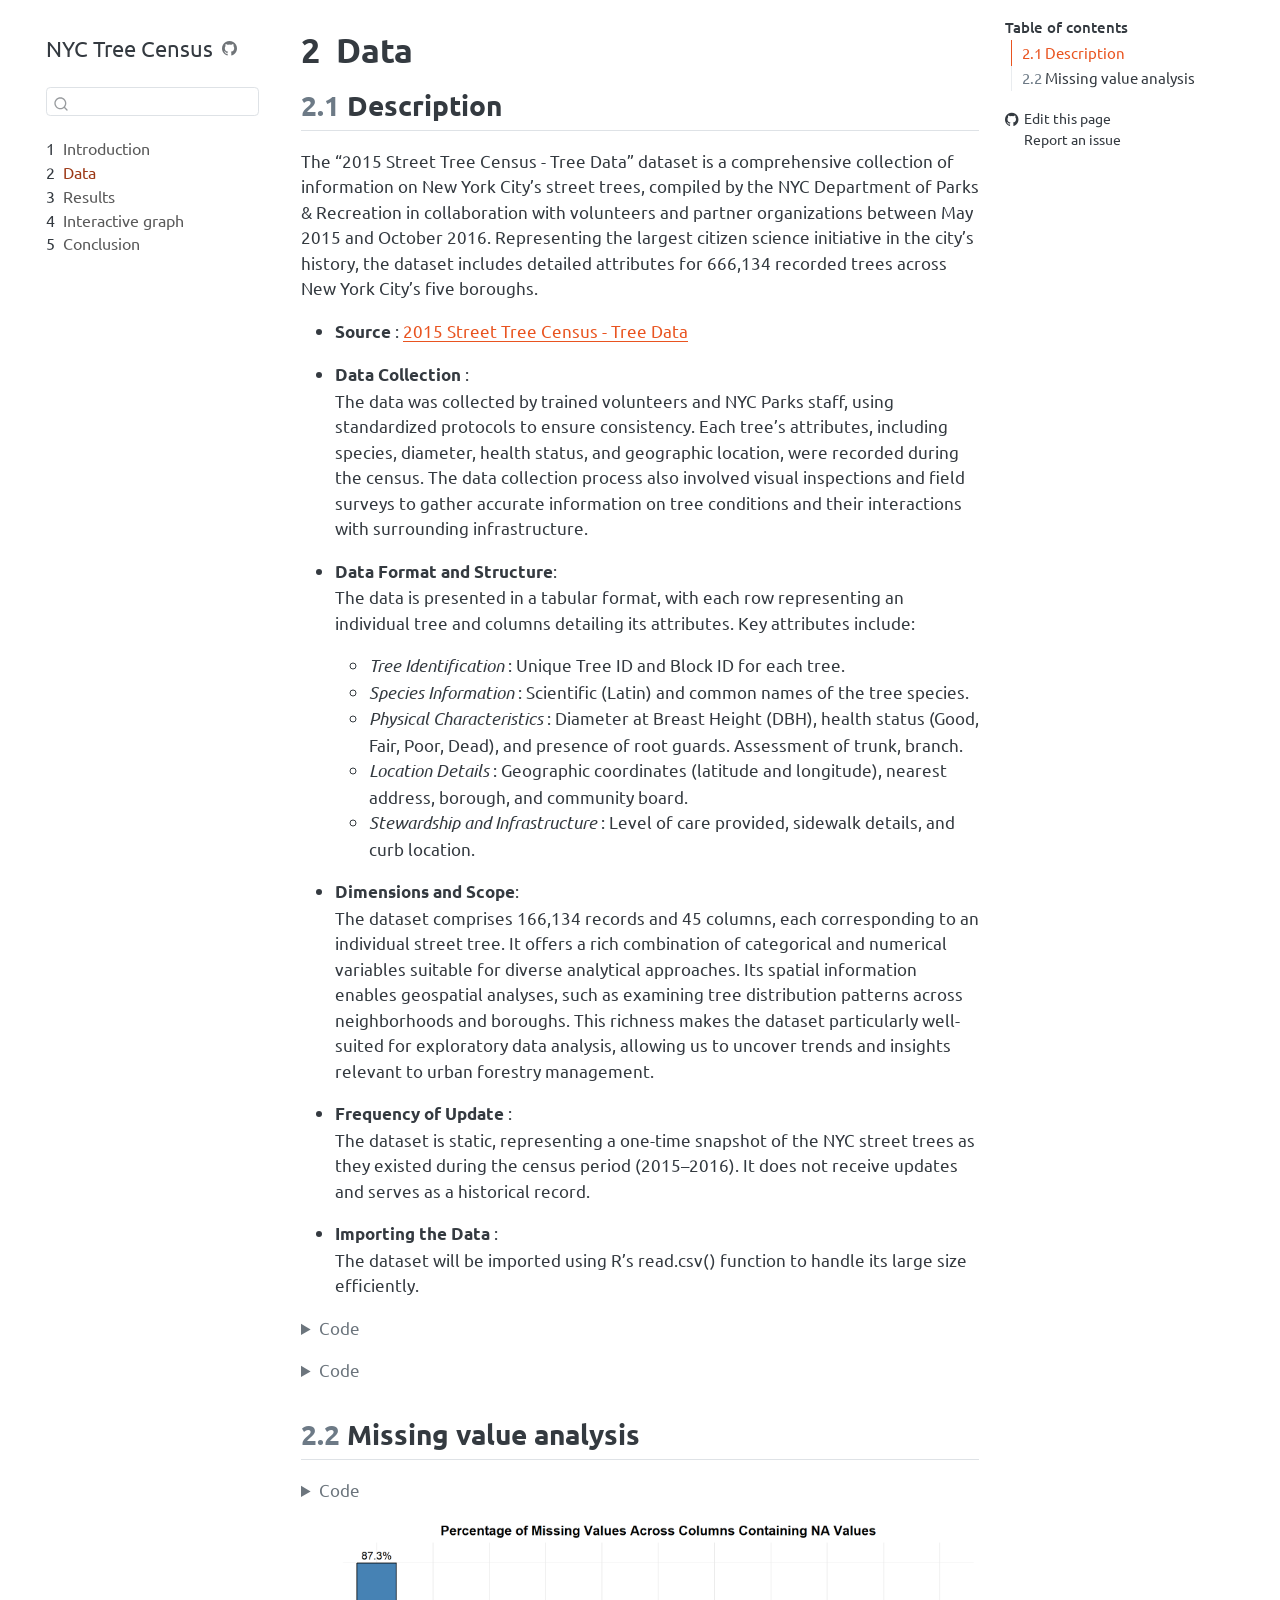
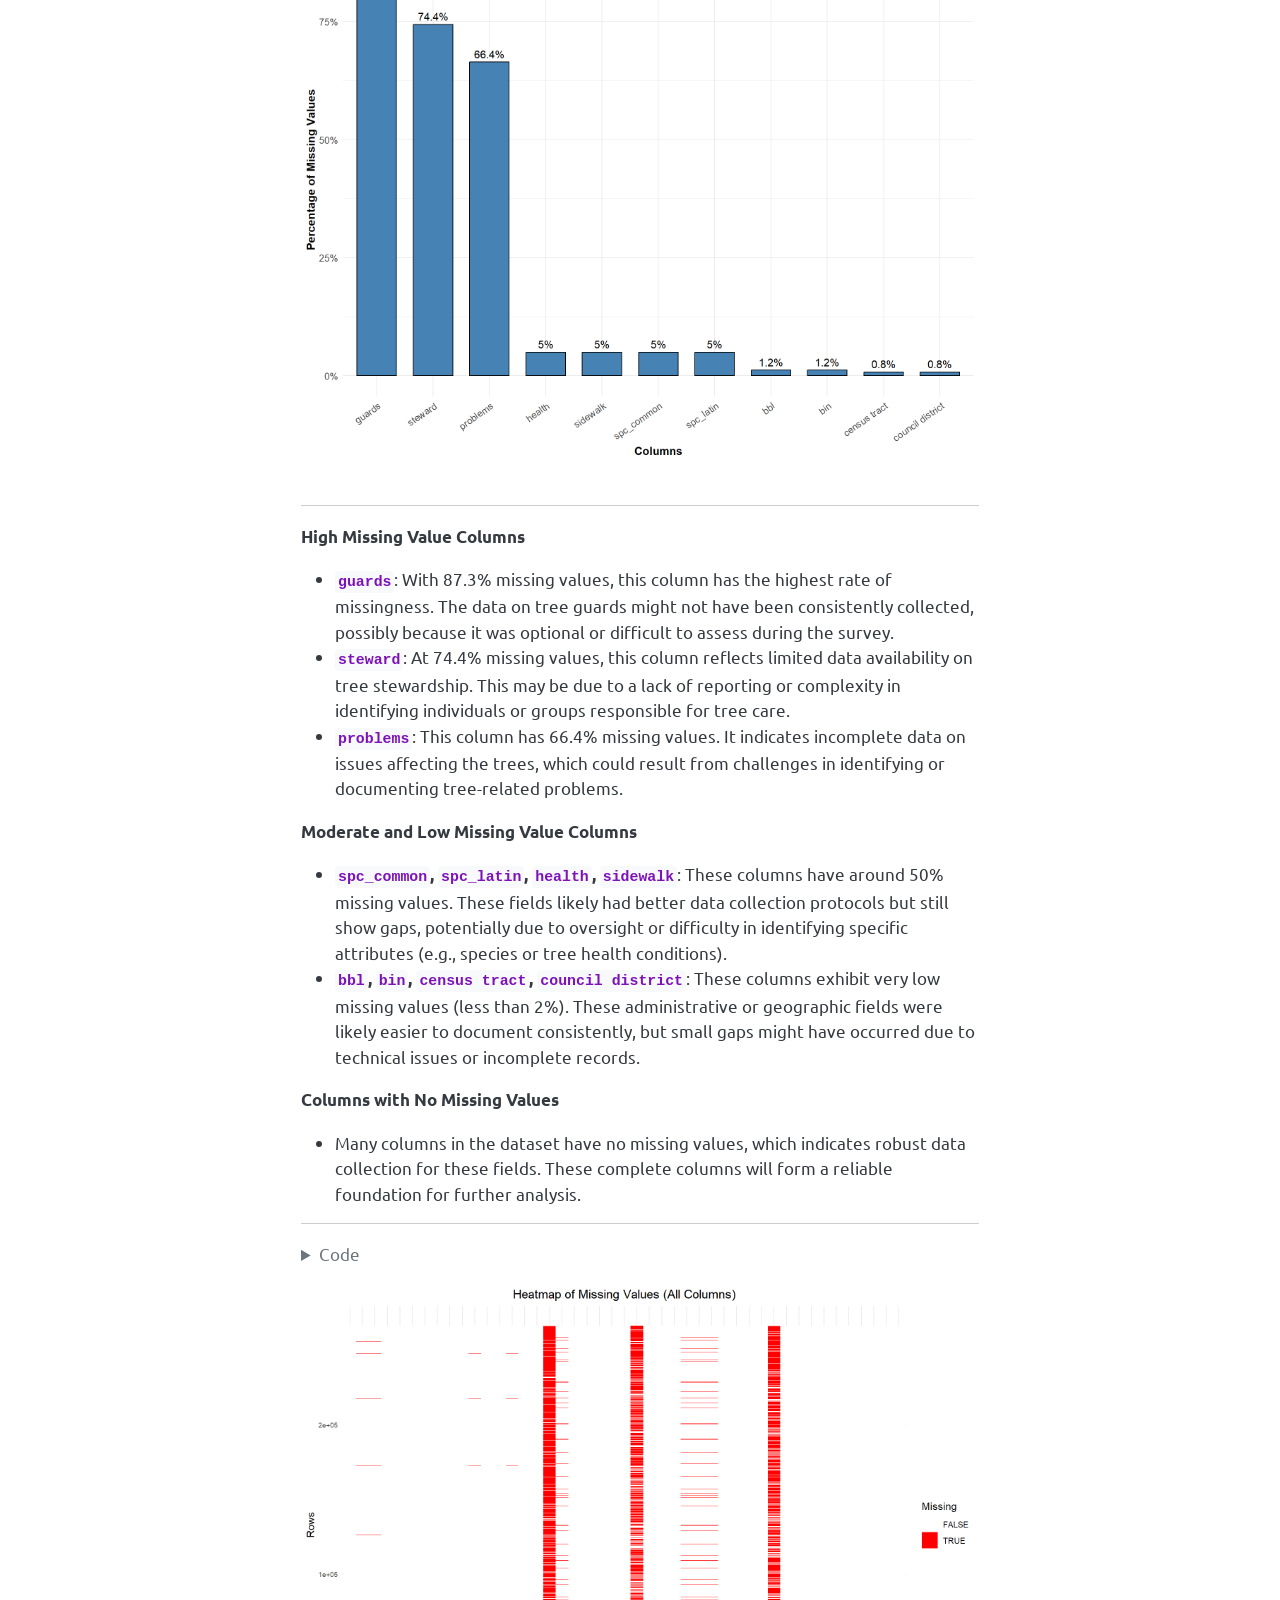
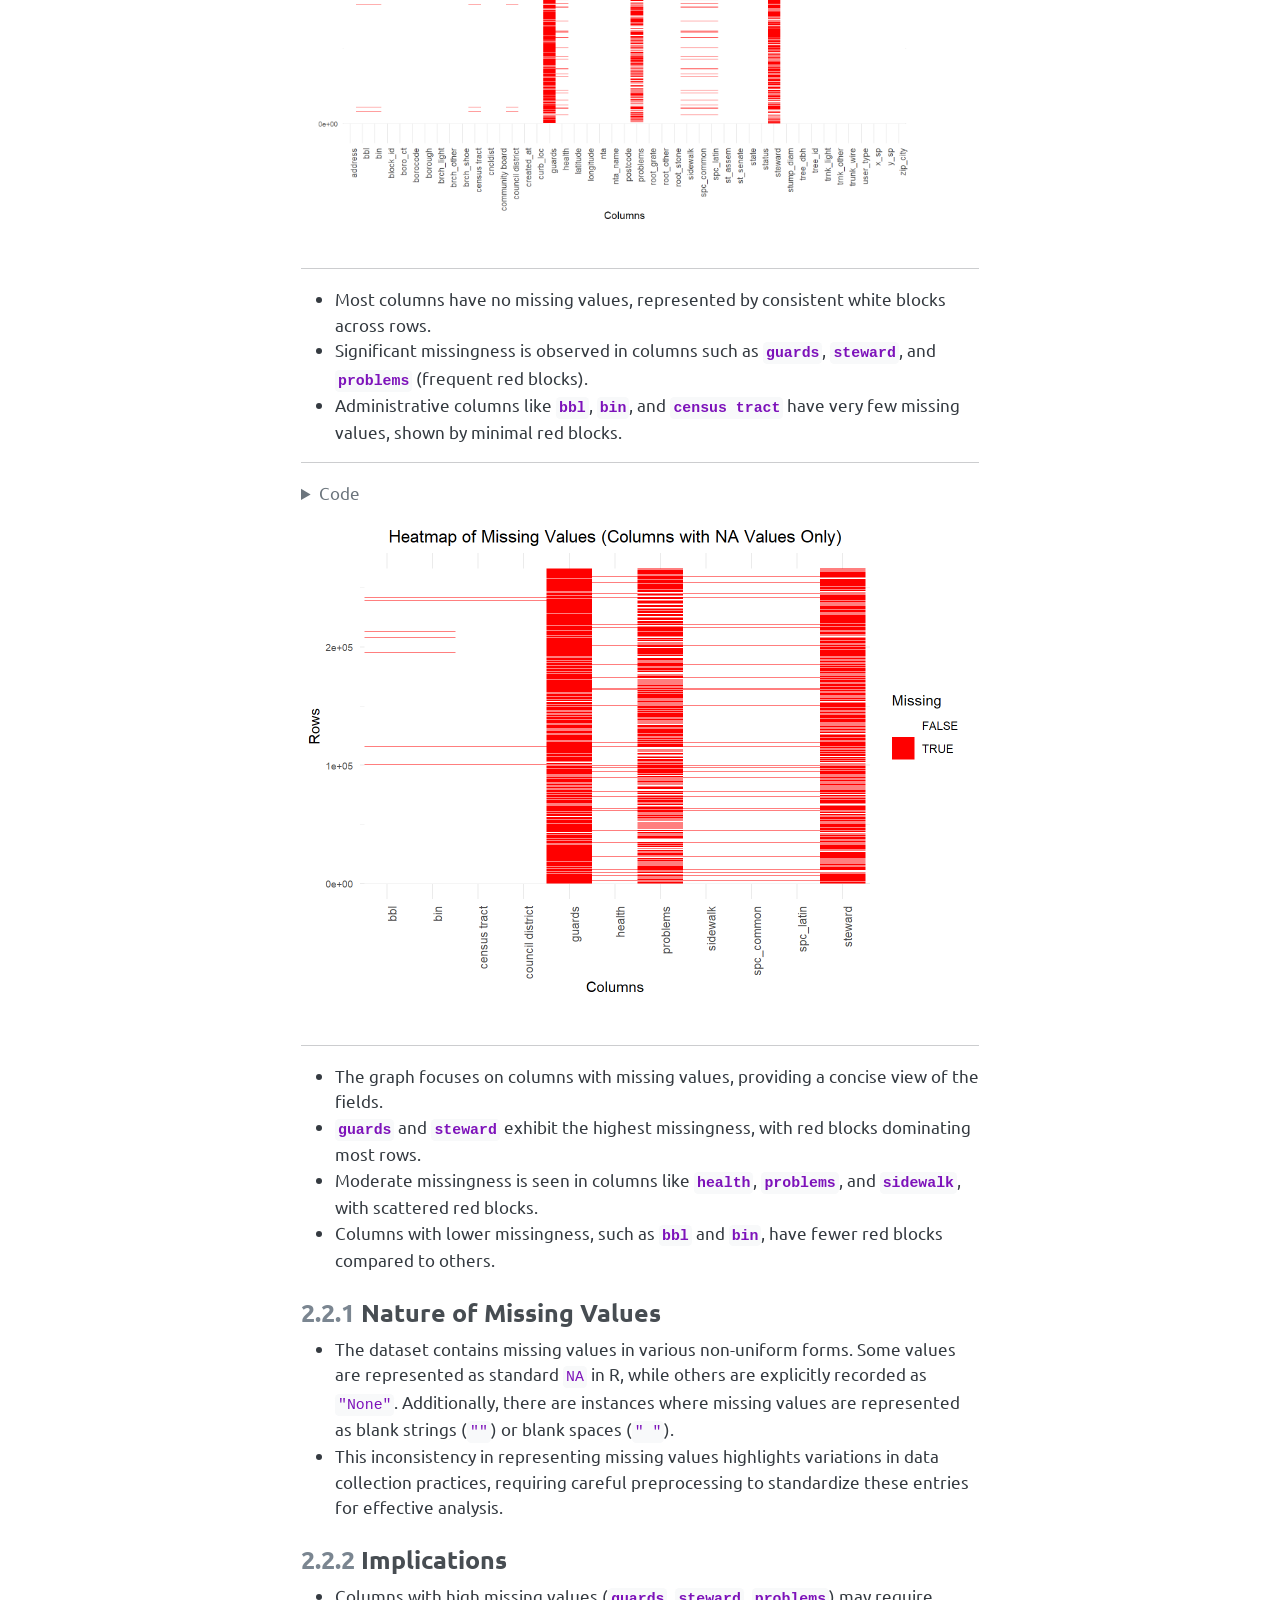
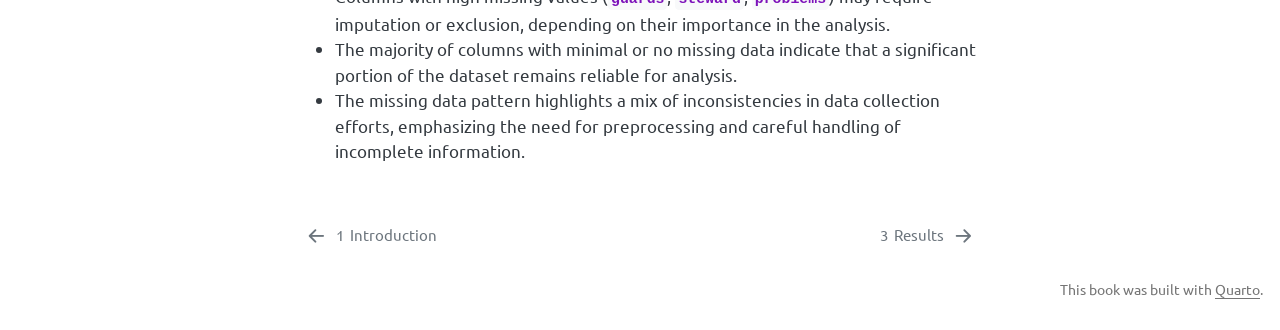
<file: docs/data.html>
<!DOCTYPE html>
<html xmlns="http://www.w3.org/1999/xhtml" lang="en" xml:lang="en"><head>

<meta charset="utf-8">
<meta name="generator" content="quarto-1.5.57">

<meta name="viewport" content="width=device-width, initial-scale=1.0, user-scalable=yes">


<title>2&nbsp; Data – NYC Tree Census</title>
<style>
code{white-space: pre-wrap;}
span.smallcaps{font-variant: small-caps;}
div.columns{display: flex; gap: min(4vw, 1.5em);}
div.column{flex: auto; overflow-x: auto;}
div.hanging-indent{margin-left: 1.5em; text-indent: -1.5em;}
ul.task-list{list-style: none;}
ul.task-list li input[type="checkbox"] {
  width: 0.8em;
  margin: 0 0.8em 0.2em -1em; /* quarto-specific, see https://github.com/quarto-dev/quarto-cli/issues/4556 */ 
  vertical-align: middle;
}
/* CSS for syntax highlighting */
pre > code.sourceCode { white-space: pre; position: relative; }
pre > code.sourceCode > span { line-height: 1.25; }
pre > code.sourceCode > span:empty { height: 1.2em; }
.sourceCode { overflow: visible; }
code.sourceCode > span { color: inherit; text-decoration: inherit; }
div.sourceCode { margin: 1em 0; }
pre.sourceCode { margin: 0; }
@media screen {
div.sourceCode { overflow: auto; }
}
@media print {
pre > code.sourceCode { white-space: pre-wrap; }
pre > code.sourceCode > span { display: inline-block; text-indent: -5em; padding-left: 5em; }
}
pre.numberSource code
  { counter-reset: source-line 0; }
pre.numberSource code > span
  { position: relative; left: -4em; counter-increment: source-line; }
pre.numberSource code > span > a:first-child::before
  { content: counter(source-line);
    position: relative; left: -1em; text-align: right; vertical-align: baseline;
    border: none; display: inline-block;
    -webkit-touch-callout: none; -webkit-user-select: none;
    -khtml-user-select: none; -moz-user-select: none;
    -ms-user-select: none; user-select: none;
    padding: 0 4px; width: 4em;
  }
pre.numberSource { margin-left: 3em;  padding-left: 4px; }
div.sourceCode
  {   }
@media screen {
pre > code.sourceCode > span > a:first-child::before { text-decoration: underline; }
}
</style>


<script src="site_libs/quarto-nav/quarto-nav.js"></script>
<script src="site_libs/quarto-nav/headroom.min.js"></script>
<script src="site_libs/clipboard/clipboard.min.js"></script>
<script src="site_libs/quarto-search/autocomplete.umd.js"></script>
<script src="site_libs/quarto-search/fuse.min.js"></script>
<script src="site_libs/quarto-search/quarto-search.js"></script>
<meta name="quarto:offset" content="./">
<link href="./results.html" rel="next">
<link href="./index.html" rel="prev">
<script src="site_libs/quarto-html/quarto.js"></script>
<script src="site_libs/quarto-html/popper.min.js"></script>
<script src="site_libs/quarto-html/tippy.umd.min.js"></script>
<script src="site_libs/quarto-html/anchor.min.js"></script>
<link href="site_libs/quarto-html/tippy.css" rel="stylesheet">
<link href="site_libs/quarto-html/quarto-syntax-highlighting.css" rel="stylesheet" id="quarto-text-highlighting-styles">
<script src="site_libs/bootstrap/bootstrap.min.js"></script>
<link href="site_libs/bootstrap/bootstrap-icons.css" rel="stylesheet">
<link href="site_libs/bootstrap/bootstrap.min.css" rel="stylesheet" id="quarto-bootstrap" data-mode="light">
<script id="quarto-search-options" type="application/json">{
  "location": "sidebar",
  "copy-button": false,
  "collapse-after": 3,
  "panel-placement": "start",
  "type": "textbox",
  "limit": 50,
  "keyboard-shortcut": [
    "f",
    "/",
    "s"
  ],
  "show-item-context": false,
  "language": {
    "search-no-results-text": "No results",
    "search-matching-documents-text": "matching documents",
    "search-copy-link-title": "Copy link to search",
    "search-hide-matches-text": "Hide additional matches",
    "search-more-match-text": "more match in this document",
    "search-more-matches-text": "more matches in this document",
    "search-clear-button-title": "Clear",
    "search-text-placeholder": "",
    "search-detached-cancel-button-title": "Cancel",
    "search-submit-button-title": "Submit",
    "search-label": "Search"
  }
}</script>


</head>

<body class="nav-sidebar floating">

<div id="quarto-search-results"></div>
  <header id="quarto-header" class="headroom fixed-top">
  <nav class="quarto-secondary-nav">
    <div class="container-fluid d-flex">
      <button type="button" class="quarto-btn-toggle btn" data-bs-toggle="collapse" role="button" data-bs-target=".quarto-sidebar-collapse-item" aria-controls="quarto-sidebar" aria-expanded="false" aria-label="Toggle sidebar navigation" onclick="if (window.quartoToggleHeadroom) { window.quartoToggleHeadroom(); }">
        <i class="bi bi-layout-text-sidebar-reverse"></i>
      </button>
        <nav class="quarto-page-breadcrumbs" aria-label="breadcrumb"><ol class="breadcrumb"><li class="breadcrumb-item"><a href="./data.html"><span class="chapter-number">2</span>&nbsp; <span class="chapter-title">Data</span></a></li></ol></nav>
        <a class="flex-grow-1" role="navigation" data-bs-toggle="collapse" data-bs-target=".quarto-sidebar-collapse-item" aria-controls="quarto-sidebar" aria-expanded="false" aria-label="Toggle sidebar navigation" onclick="if (window.quartoToggleHeadroom) { window.quartoToggleHeadroom(); }">      
        </a>
      <button type="button" class="btn quarto-search-button" aria-label="Search" onclick="window.quartoOpenSearch();">
        <i class="bi bi-search"></i>
      </button>
    </div>
  </nav>
</header>
<!-- content -->
<div id="quarto-content" class="quarto-container page-columns page-rows-contents page-layout-article">
<!-- sidebar -->
  <nav id="quarto-sidebar" class="sidebar collapse collapse-horizontal quarto-sidebar-collapse-item sidebar-navigation floating overflow-auto">
    <div class="pt-lg-2 mt-2 text-left sidebar-header">
    <div class="sidebar-title mb-0 py-0">
      <a href="./">NYC Tree Census</a> 
        <div class="sidebar-tools-main">
    <a href="https://github.com/Sharvay/nyc_tree_census" title="Source Code" class="quarto-navigation-tool px-1" aria-label="Source Code"><i class="bi bi-github"></i></a>
</div>
    </div>
      </div>
        <div class="mt-2 flex-shrink-0 align-items-center">
        <div class="sidebar-search">
        <div id="quarto-search" class="" title="Search"></div>
        </div>
        </div>
    <div class="sidebar-menu-container"> 
    <ul class="list-unstyled mt-1">
        <li class="sidebar-item">
  <div class="sidebar-item-container"> 
  <a href="./index.html" class="sidebar-item-text sidebar-link">
 <span class="menu-text"><span class="chapter-number">1</span>&nbsp; <span class="chapter-title">Introduction</span></span></a>
  </div>
</li>
        <li class="sidebar-item">
  <div class="sidebar-item-container"> 
  <a href="./data.html" class="sidebar-item-text sidebar-link active">
 <span class="menu-text"><span class="chapter-number">2</span>&nbsp; <span class="chapter-title">Data</span></span></a>
  </div>
</li>
        <li class="sidebar-item">
  <div class="sidebar-item-container"> 
  <a href="./results.html" class="sidebar-item-text sidebar-link">
 <span class="menu-text"><span class="chapter-number">3</span>&nbsp; <span class="chapter-title">Results</span></span></a>
  </div>
</li>
        <li class="sidebar-item">
  <div class="sidebar-item-container"> 
  <a href="./d3graph.html" class="sidebar-item-text sidebar-link">
 <span class="menu-text"><span class="chapter-number">4</span>&nbsp; <span class="chapter-title">Interactive graph</span></span></a>
  </div>
</li>
        <li class="sidebar-item">
  <div class="sidebar-item-container"> 
  <a href="./conclusion.html" class="sidebar-item-text sidebar-link">
 <span class="menu-text"><span class="chapter-number">5</span>&nbsp; <span class="chapter-title">Conclusion</span></span></a>
  </div>
</li>
    </ul>
    </div>
</nav>
<div id="quarto-sidebar-glass" class="quarto-sidebar-collapse-item" data-bs-toggle="collapse" data-bs-target=".quarto-sidebar-collapse-item"></div>
<!-- margin-sidebar -->
    <div id="quarto-margin-sidebar" class="sidebar margin-sidebar">
        <nav id="TOC" role="doc-toc" class="toc-active">
    <h2 id="toc-title">Table of contents</h2>
   
  <ul>
  <li><a href="#description" id="toc-description" class="nav-link active" data-scroll-target="#description"><span class="header-section-number">2.1</span> Description</a></li>
  <li><a href="#missing-value-analysis" id="toc-missing-value-analysis" class="nav-link" data-scroll-target="#missing-value-analysis"><span class="header-section-number">2.2</span> Missing value analysis</a>
  <ul class="collapse">
  <li><a href="#nature-of-missing-values" id="toc-nature-of-missing-values" class="nav-link" data-scroll-target="#nature-of-missing-values"><span class="header-section-number">2.2.1</span> <strong>Nature of Missing Values</strong></a></li>
  <li><a href="#implications" id="toc-implications" class="nav-link" data-scroll-target="#implications"><span class="header-section-number">2.2.2</span> <strong>Implications</strong></a></li>
  </ul></li>
  </ul>
<div class="toc-actions"><ul><li><a href="https://github.com/Sharvay/nyc_tree_census/edit/main/data.qmd" class="toc-action"><i class="bi bi-github"></i>Edit this page</a></li><li><a href="https://github.com/Sharvay/nyc_tree_census/issues/new" class="toc-action"><i class="bi empty"></i>Report an issue</a></li></ul></div></nav>
    </div>
<!-- main -->
<main class="content" id="quarto-document-content">

<header id="title-block-header" class="quarto-title-block default">
<div class="quarto-title">
<h1 class="title"><span class="chapter-number">2</span>&nbsp; <span class="chapter-title">Data</span></h1>
</div>



<div class="quarto-title-meta">

    
  
    
  </div>
  


</header>


<section id="description" class="level2" data-number="2.1">
<h2 data-number="2.1" class="anchored" data-anchor-id="description"><span class="header-section-number">2.1</span> Description</h2>
<p>The “2015 Street Tree Census - Tree Data” dataset is a comprehensive collection of information on New York City’s street trees, compiled by the NYC Department of Parks &amp; Recreation in collaboration with volunteers and partner organizations between May 2015 and October 2016. Representing the largest citizen science initiative in the city’s history, the dataset includes detailed attributes for 666,134 recorded trees across New York City’s five boroughs.</p>
<ul>
<li><p><strong>Source</strong> : <a href="https://data.cityofnewyork.us/Environment/2015-Street-Tree-Census-Tree-Data/uvpi-gqnh/about_data">2015 Street Tree Census - Tree Data</a></p></li>
<li><p><strong>Data Collection</strong> :<br>
The data was collected by trained volunteers and NYC Parks staff, using standardized protocols to ensure consistency. Each tree’s attributes, including species, diameter, health status, and geographic location, were recorded during the census. The data collection process also involved visual inspections and field surveys to gather accurate information on tree conditions and their interactions with surrounding infrastructure.</p></li>
<li><p><strong>Data Format and Structure</strong>:<br>
The data is presented in a tabular format, with each row representing an individual tree and columns detailing its attributes. Key attributes include:</p>
<ul>
<li><em>Tree Identification</em> : Unique Tree ID and Block ID for each tree.<br>
</li>
<li><em>Species Information</em> : Scientific (Latin) and common names of the tree species.<br>
</li>
<li><em>Physical Characteristics</em> : Diameter at Breast Height (DBH), health status (Good, Fair, Poor, Dead), and presence of root guards. Assessment of trunk, branch.</li>
<li><em>Location Details</em> : Geographic coordinates (latitude and longitude), nearest address, borough, and community board.<br>
</li>
<li><em>Stewardship and Infrastructure</em> : Level of care provided, sidewalk details, and curb location.</li>
</ul></li>
<li><p><strong>Dimensions and Scope</strong>:<br>
The dataset comprises 166,134 records and 45 columns, each corresponding to an individual street tree. It offers a rich combination of categorical and numerical variables suitable for diverse analytical approaches. Its spatial information enables geospatial analyses, such as examining tree distribution patterns across neighborhoods and boroughs. This richness makes the dataset particularly well-suited for exploratory data analysis, allowing us to uncover trends and insights relevant to urban forestry management.</p></li>
<li><p><strong>Frequency of Update</strong> :<br>
The dataset is static, representing a one-time snapshot of the NYC street trees as they existed during the census period (2015–2016). It does not receive updates and serves as a historical record.</p></li>
<li><p><strong>Importing the Data</strong> :<br>
The dataset will be imported using R’s read.csv() function to handle its large size efficiently.</p></li>
</ul>
<div class="cell">
<details class="code-fold">
<summary>Code</summary>
<div class="sourceCode cell-code" id="cb1"><pre class="sourceCode r code-with-copy"><code class="sourceCode r"><span id="cb1-1"><a href="#cb1-1" aria-hidden="true" tabindex="-1"></a><span class="co"># Library Imports</span></span>
<span id="cb1-2"><a href="#cb1-2" aria-hidden="true" tabindex="-1"></a><span class="fu">library</span>(tidyverse)  </span>
<span id="cb1-3"><a href="#cb1-3" aria-hidden="true" tabindex="-1"></a><span class="fu">library</span>(readr)      </span>
<span id="cb1-4"><a href="#cb1-4" aria-hidden="true" tabindex="-1"></a><span class="fu">library</span>(ggplot2)    </span>
<span id="cb1-5"><a href="#cb1-5" aria-hidden="true" tabindex="-1"></a><span class="fu">library</span>(dplyr)</span></code><button title="Copy to Clipboard" class="code-copy-button"><i class="bi"></i></button></pre></div>
</details>
</div>
<div class="cell">
<details class="code-fold">
<summary>Code</summary>
<div class="sourceCode cell-code" id="cb2"><pre class="sourceCode r code-with-copy"><code class="sourceCode r"><span id="cb2-1"><a href="#cb2-1" aria-hidden="true" tabindex="-1"></a><span class="co"># Importing the data, we are using partial data due to computational limits.</span></span>
<span id="cb2-2"><a href="#cb2-2" aria-hidden="true" tabindex="-1"></a>tree_data <span class="ot">&lt;-</span> <span class="fu">read_csv</span>(<span class="st">"../2015_Street_Tree_Census_-_Tree_Data_20241120.csv"</span>, <span class="at">n_max =</span> <span class="dv">266134</span>)</span></code><button title="Copy to Clipboard" class="code-copy-button"><i class="bi"></i></button></pre></div>
</details>
</div>
</section>
<section id="missing-value-analysis" class="level2" data-number="2.2">
<h2 data-number="2.2" class="anchored" data-anchor-id="missing-value-analysis"><span class="header-section-number">2.2</span> Missing value analysis</h2>
<div class="cell">
<details class="code-fold">
<summary>Code</summary>
<div class="sourceCode cell-code" id="cb3"><pre class="sourceCode r code-with-copy"><code class="sourceCode r"><span id="cb3-1"><a href="#cb3-1" aria-hidden="true" tabindex="-1"></a><span class="co"># storing the data with missing values in a variable</span></span>
<span id="cb3-2"><a href="#cb3-2" aria-hidden="true" tabindex="-1"></a>tree_data_with_na <span class="ot">&lt;-</span> tree_data <span class="sc">|&gt;</span></span>
<span id="cb3-3"><a href="#cb3-3" aria-hidden="true" tabindex="-1"></a>  <span class="fu">mutate</span>(<span class="fu">across</span>(<span class="fu">everything</span>(), <span class="sc">~</span> <span class="fu">ifelse</span>(<span class="fu">is.na</span>(.) <span class="sc">|</span> . <span class="sc">==</span> <span class="st">""</span> <span class="sc">|</span> . <span class="sc">==</span> <span class="st">" "</span> <span class="sc">|</span> . <span class="sc">==</span> <span class="st">"None"</span>, <span class="cn">NA</span>, .)))</span>
<span id="cb3-4"><a href="#cb3-4" aria-hidden="true" tabindex="-1"></a></span>
<span id="cb3-5"><a href="#cb3-5" aria-hidden="true" tabindex="-1"></a><span class="co"># Step 1: Count NA values in each column</span></span>
<span id="cb3-6"><a href="#cb3-6" aria-hidden="true" tabindex="-1"></a>na_counts <span class="ot">&lt;-</span> tree_data_with_na <span class="sc">%&gt;%</span></span>
<span id="cb3-7"><a href="#cb3-7" aria-hidden="true" tabindex="-1"></a>             <span class="fu">summarise</span>(<span class="fu">across</span>(<span class="fu">everything</span>(), <span class="sc">~</span> <span class="fu">sum</span>(<span class="fu">is.na</span>(.)))) <span class="sc">%&gt;%</span></span>
<span id="cb3-8"><a href="#cb3-8" aria-hidden="true" tabindex="-1"></a>             <span class="fu">t</span>() <span class="sc">%&gt;%</span></span>
<span id="cb3-9"><a href="#cb3-9" aria-hidden="true" tabindex="-1"></a>             <span class="fu">as.data.frame</span>()</span>
<span id="cb3-10"><a href="#cb3-10" aria-hidden="true" tabindex="-1"></a></span>
<span id="cb3-11"><a href="#cb3-11" aria-hidden="true" tabindex="-1"></a><span class="co"># Add column names for clarity</span></span>
<span id="cb3-12"><a href="#cb3-12" aria-hidden="true" tabindex="-1"></a><span class="fu">colnames</span>(na_counts) <span class="ot">&lt;-</span> <span class="fu">c</span>(<span class="st">"NA_Count"</span>)</span>
<span id="cb3-13"><a href="#cb3-13" aria-hidden="true" tabindex="-1"></a>na_counts<span class="sc">$</span>Column <span class="ot">&lt;-</span> <span class="fu">rownames</span>(na_counts)</span>
<span id="cb3-14"><a href="#cb3-14" aria-hidden="true" tabindex="-1"></a><span class="fu">rownames</span>(na_counts) <span class="ot">&lt;-</span> <span class="cn">NULL</span></span>
<span id="cb3-15"><a href="#cb3-15" aria-hidden="true" tabindex="-1"></a></span>
<span id="cb3-16"><a href="#cb3-16" aria-hidden="true" tabindex="-1"></a><span class="co"># Step 2: Calculate total rows and convert counts to percentages</span></span>
<span id="cb3-17"><a href="#cb3-17" aria-hidden="true" tabindex="-1"></a>total_rows <span class="ot">&lt;-</span> <span class="fu">nrow</span>(tree_data)</span>
<span id="cb3-18"><a href="#cb3-18" aria-hidden="true" tabindex="-1"></a>na_counts <span class="ot">&lt;-</span> na_counts <span class="sc">%&gt;%</span></span>
<span id="cb3-19"><a href="#cb3-19" aria-hidden="true" tabindex="-1"></a>  <span class="fu">mutate</span>(<span class="at">Percentage =</span> (NA_Count <span class="sc">/</span> total_rows) <span class="sc">*</span> <span class="dv">100</span>)</span>
<span id="cb3-20"><a href="#cb3-20" aria-hidden="true" tabindex="-1"></a></span>
<span id="cb3-21"><a href="#cb3-21" aria-hidden="true" tabindex="-1"></a><span class="co"># Step 3: Filter out columns with no NA values</span></span>
<span id="cb3-22"><a href="#cb3-22" aria-hidden="true" tabindex="-1"></a>na_counts_filtered <span class="ot">&lt;-</span> na_counts <span class="sc">%&gt;%</span></span>
<span id="cb3-23"><a href="#cb3-23" aria-hidden="true" tabindex="-1"></a>  <span class="fu">filter</span>(NA_Count <span class="sc">&gt;</span> <span class="dv">0</span>)</span>
<span id="cb3-24"><a href="#cb3-24" aria-hidden="true" tabindex="-1"></a></span>
<span id="cb3-25"><a href="#cb3-25" aria-hidden="true" tabindex="-1"></a><span class="co"># Step 4: Plot NA percentages for remaining columns</span></span>
<span id="cb3-26"><a href="#cb3-26" aria-hidden="true" tabindex="-1"></a><span class="fu">ggplot</span>(na_counts_filtered, <span class="fu">aes</span>(<span class="at">x =</span> <span class="fu">reorder</span>(Column, <span class="sc">-</span>Percentage), <span class="at">y =</span> Percentage)) <span class="sc">+</span></span>
<span id="cb3-27"><a href="#cb3-27" aria-hidden="true" tabindex="-1"></a>  <span class="fu">geom_bar</span>(<span class="at">stat =</span> <span class="st">"identity"</span>, <span class="at">fill =</span> <span class="st">"steelblue"</span>, <span class="at">color =</span> <span class="st">"black"</span>, <span class="at">width =</span> <span class="fl">0.7</span>) <span class="sc">+</span></span>
<span id="cb3-28"><a href="#cb3-28" aria-hidden="true" tabindex="-1"></a>  <span class="fu">geom_text</span>(<span class="fu">aes</span>(<span class="at">label =</span> <span class="fu">paste0</span>(<span class="fu">round</span>(Percentage, <span class="dv">1</span>), <span class="st">"%"</span>)), </span>
<span id="cb3-29"><a href="#cb3-29" aria-hidden="true" tabindex="-1"></a>            <span class="at">vjust =</span> <span class="sc">-</span><span class="fl">0.5</span>, <span class="at">size =</span> <span class="dv">4</span>, <span class="at">color =</span> <span class="st">"black"</span>) <span class="sc">+</span></span>
<span id="cb3-30"><a href="#cb3-30" aria-hidden="true" tabindex="-1"></a>  <span class="fu">theme_minimal</span>() <span class="sc">+</span></span>
<span id="cb3-31"><a href="#cb3-31" aria-hidden="true" tabindex="-1"></a>  <span class="fu">labs</span>(</span>
<span id="cb3-32"><a href="#cb3-32" aria-hidden="true" tabindex="-1"></a>    <span class="at">title =</span> <span class="st">"Percentage of Missing Values Across Columns Containing NA Values"</span>,</span>
<span id="cb3-33"><a href="#cb3-33" aria-hidden="true" tabindex="-1"></a>    <span class="at">x =</span> <span class="st">"Columns"</span>,</span>
<span id="cb3-34"><a href="#cb3-34" aria-hidden="true" tabindex="-1"></a>    <span class="at">y =</span> <span class="st">"Percentage of Missing Values"</span></span>
<span id="cb3-35"><a href="#cb3-35" aria-hidden="true" tabindex="-1"></a>  ) <span class="sc">+</span></span>
<span id="cb3-36"><a href="#cb3-36" aria-hidden="true" tabindex="-1"></a>  <span class="fu">scale_y_continuous</span>(<span class="at">labels =</span> scales<span class="sc">::</span><span class="fu">percent_format</span>(<span class="at">scale =</span> <span class="dv">1</span>)) <span class="sc">+</span></span>
<span id="cb3-37"><a href="#cb3-37" aria-hidden="true" tabindex="-1"></a>  <span class="fu">theme</span>(</span>
<span id="cb3-38"><a href="#cb3-38" aria-hidden="true" tabindex="-1"></a>    <span class="at">plot.title =</span> <span class="fu">element_text</span>(<span class="at">hjust =</span> <span class="fl">0.5</span>, <span class="at">size =</span> <span class="dv">14</span>, <span class="at">face =</span> <span class="st">"bold"</span>),</span>
<span id="cb3-39"><a href="#cb3-39" aria-hidden="true" tabindex="-1"></a>    <span class="at">axis.text.x =</span> <span class="fu">element_text</span>(<span class="at">angle =</span><span class="dv">35</span>, <span class="at">hjust =</span> <span class="dv">1</span>, <span class="at">size =</span> <span class="dv">10</span>),</span>
<span id="cb3-40"><a href="#cb3-40" aria-hidden="true" tabindex="-1"></a>    <span class="at">axis.text.y =</span> <span class="fu">element_text</span>(<span class="at">size =</span> <span class="dv">10</span>),</span>
<span id="cb3-41"><a href="#cb3-41" aria-hidden="true" tabindex="-1"></a>    <span class="at">axis.title.x =</span> <span class="fu">element_text</span>(<span class="at">size =</span> <span class="dv">12</span>, <span class="at">face =</span> <span class="st">"bold"</span>),</span>
<span id="cb3-42"><a href="#cb3-42" aria-hidden="true" tabindex="-1"></a>    <span class="at">axis.title.y =</span> <span class="fu">element_text</span>(<span class="at">size =</span> <span class="dv">12</span>, <span class="at">face =</span> <span class="st">"bold"</span>)</span>
<span id="cb3-43"><a href="#cb3-43" aria-hidden="true" tabindex="-1"></a>  )</span></code><button title="Copy to Clipboard" class="code-copy-button"><i class="bi"></i></button></pre></div>
</details>
<div class="cell-output-display">
<div>
<figure class="figure">
<p><img src="data_files/figure-html/unnamed-chunk-3-1.png" class="img-fluid figure-img" width="960"></p>
</figure>
</div>
</div>
</div>
<hr>
<p><strong>High Missing Value Columns</strong></p>
<ul>
<li><strong><code>guards</code></strong>: With 87.3% missing values, this column has the highest rate of missingness. The data on tree guards might not have been consistently collected, possibly because it was optional or difficult to assess during the survey.</li>
<li><strong><code>steward</code></strong>: At 74.4% missing values, this column reflects limited data availability on tree stewardship. This may be due to a lack of reporting or complexity in identifying individuals or groups responsible for tree care.</li>
<li><strong><code>problems</code></strong>: This column has 66.4% missing values. It indicates incomplete data on issues affecting the trees, which could result from challenges in identifying or documenting tree-related problems.</li>
</ul>
<p><strong>Moderate and Low Missing Value Columns</strong></p>
<ul>
<li><strong><code>spc_common</code>, <code>spc_latin</code>, <code>health</code>, <code>sidewalk</code></strong>: These columns have around 50% missing values. These fields likely had better data collection protocols but still show gaps, potentially due to oversight or difficulty in identifying specific attributes (e.g., species or tree health conditions).</li>
<li><strong><code>bbl</code>, <code>bin</code>, <code>census tract</code>, <code>council district</code></strong>: These columns exhibit very low missing values (less than 2%). These administrative or geographic fields were likely easier to document consistently, but small gaps might have occurred due to technical issues or incomplete records.</li>
</ul>
<p><strong>Columns with No Missing Values</strong></p>
<ul>
<li>Many columns in the dataset have no missing values, which indicates robust data collection for these fields. These complete columns will form a reliable foundation for further analysis.</li>
</ul>
<hr>
<div class="cell">
<details class="code-fold">
<summary>Code</summary>
<div class="sourceCode cell-code" id="cb4"><pre class="sourceCode r code-with-copy"><code class="sourceCode r"><span id="cb4-1"><a href="#cb4-1" aria-hidden="true" tabindex="-1"></a><span class="co"># Step 1: Convert all columns to character type (except row identifier)</span></span>
<span id="cb4-2"><a href="#cb4-2" aria-hidden="true" tabindex="-1"></a>tree_data_char <span class="ot">&lt;-</span> tree_data_with_na <span class="sc">%&gt;%</span></span>
<span id="cb4-3"><a href="#cb4-3" aria-hidden="true" tabindex="-1"></a>  <span class="fu">mutate</span>(<span class="fu">across</span>(<span class="fu">everything</span>(), as.character))</span>
<span id="cb4-4"><a href="#cb4-4" aria-hidden="true" tabindex="-1"></a></span>
<span id="cb4-5"><a href="#cb4-5" aria-hidden="true" tabindex="-1"></a><span class="co"># Step 2: Add a row identifier</span></span>
<span id="cb4-6"><a href="#cb4-6" aria-hidden="true" tabindex="-1"></a>tree_data_char <span class="ot">&lt;-</span> tree_data_char <span class="sc">%&gt;%</span></span>
<span id="cb4-7"><a href="#cb4-7" aria-hidden="true" tabindex="-1"></a>  <span class="fu">mutate</span>(<span class="at">row =</span> <span class="fu">row_number</span>())</span>
<span id="cb4-8"><a href="#cb4-8" aria-hidden="true" tabindex="-1"></a></span>
<span id="cb4-9"><a href="#cb4-9" aria-hidden="true" tabindex="-1"></a><span class="co"># Step 3: Reshape data into long format, excluding the `row` column</span></span>
<span id="cb4-10"><a href="#cb4-10" aria-hidden="true" tabindex="-1"></a>na_heatmap_data <span class="ot">&lt;-</span> tree_data_char <span class="sc">%&gt;%</span></span>
<span id="cb4-11"><a href="#cb4-11" aria-hidden="true" tabindex="-1"></a>  <span class="fu">pivot_longer</span>(<span class="at">cols =</span> <span class="sc">-</span>row, <span class="at">names_to =</span> <span class="st">"Column"</span>, <span class="at">values_to =</span> <span class="st">"Value"</span>) <span class="sc">%&gt;%</span></span>
<span id="cb4-12"><a href="#cb4-12" aria-hidden="true" tabindex="-1"></a>  <span class="fu">mutate</span>(<span class="at">Missing =</span> <span class="fu">is.na</span>(Value) <span class="sc">|</span> Value <span class="sc">==</span> <span class="st">""</span> <span class="sc">|</span> Value <span class="sc">==</span> <span class="st">"None"</span>)  </span>
<span id="cb4-13"><a href="#cb4-13" aria-hidden="true" tabindex="-1"></a></span>
<span id="cb4-14"><a href="#cb4-14" aria-hidden="true" tabindex="-1"></a><span class="co"># Step 4: Plot the heatmap</span></span>
<span id="cb4-15"><a href="#cb4-15" aria-hidden="true" tabindex="-1"></a><span class="fu">ggplot</span>(na_heatmap_data, <span class="fu">aes</span>(<span class="at">x =</span> Column, <span class="at">y =</span> row, <span class="at">fill =</span> Missing)) <span class="sc">+</span></span>
<span id="cb4-16"><a href="#cb4-16" aria-hidden="true" tabindex="-1"></a>  <span class="fu">geom_tile</span>() <span class="sc">+</span></span>
<span id="cb4-17"><a href="#cb4-17" aria-hidden="true" tabindex="-1"></a>  <span class="fu">scale_fill_manual</span>(<span class="at">values =</span> <span class="fu">c</span>(<span class="st">"TRUE"</span> <span class="ot">=</span> <span class="st">"red"</span>, <span class="st">"FALSE"</span> <span class="ot">=</span> <span class="st">"white"</span>)) <span class="sc">+</span></span>
<span id="cb4-18"><a href="#cb4-18" aria-hidden="true" tabindex="-1"></a>  <span class="fu">theme_minimal</span>() <span class="sc">+</span></span>
<span id="cb4-19"><a href="#cb4-19" aria-hidden="true" tabindex="-1"></a>  <span class="fu">labs</span>(</span>
<span id="cb4-20"><a href="#cb4-20" aria-hidden="true" tabindex="-1"></a>    <span class="at">title =</span> <span class="st">"Heatmap of Missing Values (All Columns)"</span>,</span>
<span id="cb4-21"><a href="#cb4-21" aria-hidden="true" tabindex="-1"></a>    <span class="at">x =</span> <span class="st">"Columns"</span>,</span>
<span id="cb4-22"><a href="#cb4-22" aria-hidden="true" tabindex="-1"></a>    <span class="at">y =</span> <span class="st">"Rows"</span>,</span>
<span id="cb4-23"><a href="#cb4-23" aria-hidden="true" tabindex="-1"></a>    <span class="at">fill =</span> <span class="st">"Missing"</span></span>
<span id="cb4-24"><a href="#cb4-24" aria-hidden="true" tabindex="-1"></a>  ) <span class="sc">+</span></span>
<span id="cb4-25"><a href="#cb4-25" aria-hidden="true" tabindex="-1"></a>  <span class="fu">theme</span>(</span>
<span id="cb4-26"><a href="#cb4-26" aria-hidden="true" tabindex="-1"></a>    <span class="at">axis.text.x =</span> <span class="fu">element_text</span>(<span class="at">angle =</span> <span class="dv">90</span>, <span class="at">hjust =</span> <span class="dv">1</span>),</span>
<span id="cb4-27"><a href="#cb4-27" aria-hidden="true" tabindex="-1"></a>    <span class="at">axis.text.y =</span> <span class="fu">element_text</span>(<span class="at">size =</span> <span class="dv">7</span>),  </span>
<span id="cb4-28"><a href="#cb4-28" aria-hidden="true" tabindex="-1"></a>    <span class="at">plot.title =</span> <span class="fu">element_text</span>(<span class="at">hjust =</span> <span class="fl">0.5</span>))</span></code><button title="Copy to Clipboard" class="code-copy-button"><i class="bi"></i></button></pre></div>
</details>
<div class="cell-output-display">
<div>
<figure class="figure">
<p><img src="data_files/figure-html/unnamed-chunk-4-1.png" class="img-fluid figure-img" width="960"></p>
</figure>
</div>
</div>
</div>
<hr>
<ul>
<li>Most columns have no missing values, represented by consistent white blocks across rows.</li>
<li>Significant missingness is observed in columns such as <strong><code>guards</code></strong>, <strong><code>steward</code></strong>, and <strong><code>problems</code></strong> (frequent red blocks).</li>
<li>Administrative columns like <strong><code>bbl</code></strong>, <strong><code>bin</code></strong>, and <strong><code>census tract</code></strong> have very few missing values, shown by minimal red blocks.</li>
</ul>
<hr>
<div class="cell">
<details class="code-fold">
<summary>Code</summary>
<div class="sourceCode cell-code" id="cb5"><pre class="sourceCode r code-with-copy"><code class="sourceCode r"><span id="cb5-1"><a href="#cb5-1" aria-hidden="true" tabindex="-1"></a><span class="co"># Step 1: Convert all columns to character type (except row identifier)</span></span>
<span id="cb5-2"><a href="#cb5-2" aria-hidden="true" tabindex="-1"></a>tree_data_char <span class="ot">&lt;-</span> tree_data_with_na <span class="sc">%&gt;%</span></span>
<span id="cb5-3"><a href="#cb5-3" aria-hidden="true" tabindex="-1"></a>  <span class="fu">mutate</span>(<span class="fu">across</span>(<span class="fu">everything</span>(), as.character))</span>
<span id="cb5-4"><a href="#cb5-4" aria-hidden="true" tabindex="-1"></a></span>
<span id="cb5-5"><a href="#cb5-5" aria-hidden="true" tabindex="-1"></a><span class="co"># Step 2: Identify columns with NA values</span></span>
<span id="cb5-6"><a href="#cb5-6" aria-hidden="true" tabindex="-1"></a>columns_with_na <span class="ot">&lt;-</span> tree_data_char <span class="sc">%&gt;%</span></span>
<span id="cb5-7"><a href="#cb5-7" aria-hidden="true" tabindex="-1"></a>  <span class="fu">summarise</span>(<span class="fu">across</span>(<span class="fu">everything</span>(), <span class="sc">~</span> <span class="fu">sum</span>(<span class="fu">is.na</span>(.) <span class="sc">|</span> . <span class="sc">==</span> <span class="st">""</span> <span class="sc">|</span> . <span class="sc">==</span> <span class="st">"None"</span>))) <span class="sc">%&gt;%</span></span>
<span id="cb5-8"><a href="#cb5-8" aria-hidden="true" tabindex="-1"></a>  <span class="fu">select</span>(<span class="fu">where</span>(<span class="sc">~</span> . <span class="sc">&gt;</span> <span class="dv">0</span>)) <span class="sc">%&gt;%</span></span>
<span id="cb5-9"><a href="#cb5-9" aria-hidden="true" tabindex="-1"></a>  <span class="fu">names</span>()</span>
<span id="cb5-10"><a href="#cb5-10" aria-hidden="true" tabindex="-1"></a></span>
<span id="cb5-11"><a href="#cb5-11" aria-hidden="true" tabindex="-1"></a><span class="co"># Step 3: Filter to include only columns with NA values and add row identifier</span></span>
<span id="cb5-12"><a href="#cb5-12" aria-hidden="true" tabindex="-1"></a>tree_data_filtered <span class="ot">&lt;-</span> tree_data_char <span class="sc">%&gt;%</span></span>
<span id="cb5-13"><a href="#cb5-13" aria-hidden="true" tabindex="-1"></a>  <span class="fu">select</span>(<span class="fu">all_of</span>(columns_with_na)) <span class="sc">%&gt;%</span></span>
<span id="cb5-14"><a href="#cb5-14" aria-hidden="true" tabindex="-1"></a>  <span class="fu">mutate</span>(<span class="at">row =</span> <span class="fu">row_number</span>())</span>
<span id="cb5-15"><a href="#cb5-15" aria-hidden="true" tabindex="-1"></a></span>
<span id="cb5-16"><a href="#cb5-16" aria-hidden="true" tabindex="-1"></a><span class="co"># Step 4: Reshape data into long format, excluding the `row` column</span></span>
<span id="cb5-17"><a href="#cb5-17" aria-hidden="true" tabindex="-1"></a>na_heatmap_data <span class="ot">&lt;-</span> tree_data_filtered <span class="sc">%&gt;%</span></span>
<span id="cb5-18"><a href="#cb5-18" aria-hidden="true" tabindex="-1"></a>  <span class="fu">pivot_longer</span>(<span class="at">cols =</span> <span class="sc">-</span>row, <span class="at">names_to =</span> <span class="st">"Column"</span>, <span class="at">values_to =</span> <span class="st">"Value"</span>) <span class="sc">%&gt;%</span></span>
<span id="cb5-19"><a href="#cb5-19" aria-hidden="true" tabindex="-1"></a>  <span class="fu">mutate</span>(<span class="at">Missing =</span> <span class="fu">is.na</span>(Value) <span class="sc">|</span> Value <span class="sc">==</span> <span class="st">""</span> <span class="sc">|</span> Value <span class="sc">==</span> <span class="st">"None"</span>)  <span class="co"># Detect missing values</span></span>
<span id="cb5-20"><a href="#cb5-20" aria-hidden="true" tabindex="-1"></a></span>
<span id="cb5-21"><a href="#cb5-21" aria-hidden="true" tabindex="-1"></a><span class="co"># Step 5: Plot the heatmap</span></span>
<span id="cb5-22"><a href="#cb5-22" aria-hidden="true" tabindex="-1"></a><span class="fu">ggplot</span>(na_heatmap_data, <span class="fu">aes</span>(<span class="at">x =</span> Column, <span class="at">y =</span> row, <span class="at">fill =</span> Missing)) <span class="sc">+</span></span>
<span id="cb5-23"><a href="#cb5-23" aria-hidden="true" tabindex="-1"></a>  <span class="fu">geom_tile</span>() <span class="sc">+</span></span>
<span id="cb5-24"><a href="#cb5-24" aria-hidden="true" tabindex="-1"></a>  <span class="fu">scale_fill_manual</span>(<span class="at">values =</span> <span class="fu">c</span>(<span class="st">"TRUE"</span> <span class="ot">=</span> <span class="st">"red"</span>, <span class="st">"FALSE"</span> <span class="ot">=</span> <span class="st">"white"</span>)) <span class="sc">+</span></span>
<span id="cb5-25"><a href="#cb5-25" aria-hidden="true" tabindex="-1"></a>  <span class="fu">theme_minimal</span>() <span class="sc">+</span></span>
<span id="cb5-26"><a href="#cb5-26" aria-hidden="true" tabindex="-1"></a>  <span class="fu">labs</span>(</span>
<span id="cb5-27"><a href="#cb5-27" aria-hidden="true" tabindex="-1"></a>    <span class="at">title =</span> <span class="st">"Heatmap of Missing Values (Columns with NA Values Only)"</span>,</span>
<span id="cb5-28"><a href="#cb5-28" aria-hidden="true" tabindex="-1"></a>    <span class="at">x =</span> <span class="st">"Columns"</span>,</span>
<span id="cb5-29"><a href="#cb5-29" aria-hidden="true" tabindex="-1"></a>    <span class="at">y =</span> <span class="st">"Rows"</span>,</span>
<span id="cb5-30"><a href="#cb5-30" aria-hidden="true" tabindex="-1"></a>    <span class="at">fill =</span> <span class="st">"Missing"</span></span>
<span id="cb5-31"><a href="#cb5-31" aria-hidden="true" tabindex="-1"></a>  ) <span class="sc">+</span></span>
<span id="cb5-32"><a href="#cb5-32" aria-hidden="true" tabindex="-1"></a>  <span class="fu">theme</span>(</span>
<span id="cb5-33"><a href="#cb5-33" aria-hidden="true" tabindex="-1"></a>    <span class="at">axis.text.x =</span> <span class="fu">element_text</span>(<span class="at">angle =</span> <span class="dv">90</span>, <span class="at">hjust =</span> <span class="dv">1</span>),  </span>
<span id="cb5-34"><a href="#cb5-34" aria-hidden="true" tabindex="-1"></a>    <span class="at">axis.text.y =</span> <span class="fu">element_text</span>(<span class="at">size =</span> <span class="dv">7</span>),  </span>
<span id="cb5-35"><a href="#cb5-35" aria-hidden="true" tabindex="-1"></a>    <span class="at">plot.title =</span> <span class="fu">element_text</span>(<span class="at">hjust =</span> <span class="fl">0.5</span>)  </span>
<span id="cb5-36"><a href="#cb5-36" aria-hidden="true" tabindex="-1"></a>  )</span></code><button title="Copy to Clipboard" class="code-copy-button"><i class="bi"></i></button></pre></div>
</details>
<div class="cell-output-display">
<div>
<figure class="figure">
<p><img src="data_files/figure-html/unnamed-chunk-5-1.png" class="img-fluid figure-img" width="672"></p>
</figure>
</div>
</div>
</div>
<hr>
<ul>
<li>The graph focuses on columns with missing values, providing a concise view of the fields.</li>
<li><strong><code>guards</code></strong> and <strong><code>steward</code></strong> exhibit the highest missingness, with red blocks dominating most rows.</li>
<li>Moderate missingness is seen in columns like <strong><code>health</code></strong>, <strong><code>problems</code></strong>, and <strong><code>sidewalk</code></strong>, with scattered red blocks.</li>
<li>Columns with lower missingness, such as <strong><code>bbl</code></strong> and <strong><code>bin</code></strong>, have fewer red blocks compared to others.</li>
</ul>
<section id="nature-of-missing-values" class="level3" data-number="2.2.1">
<h3 data-number="2.2.1" class="anchored" data-anchor-id="nature-of-missing-values"><span class="header-section-number">2.2.1</span> <strong>Nature of Missing Values</strong></h3>
<ul>
<li>The dataset contains missing values in various non-uniform forms. Some values are represented as standard <code>NA</code> in R, while others are explicitly recorded as <code>"None"</code>. Additionally, there are instances where missing values are represented as blank strings (<code>""</code>) or blank spaces (<code>" "</code>).</li>
<li>This inconsistency in representing missing values highlights variations in data collection practices, requiring careful preprocessing to standardize these entries for effective analysis.</li>
</ul>
</section>
<section id="implications" class="level3" data-number="2.2.2">
<h3 data-number="2.2.2" class="anchored" data-anchor-id="implications"><span class="header-section-number">2.2.2</span> <strong>Implications</strong></h3>
<ul>
<li>Columns with high missing values (<strong><code>guards</code></strong>, <strong><code>steward</code></strong>, <strong><code>problems</code></strong>) may require imputation or exclusion, depending on their importance in the analysis.</li>
<li>The majority of columns with minimal or no missing data indicate that a significant portion of the dataset remains reliable for analysis.</li>
<li>The missing data pattern highlights a mix of inconsistencies in data collection efforts, emphasizing the need for preprocessing and careful handling of incomplete information.</li>
</ul>


</section>
</section>

</main> <!-- /main -->
<script id="quarto-html-after-body" type="application/javascript">
window.document.addEventListener("DOMContentLoaded", function (event) {
  const toggleBodyColorMode = (bsSheetEl) => {
    const mode = bsSheetEl.getAttribute("data-mode");
    const bodyEl = window.document.querySelector("body");
    if (mode === "dark") {
      bodyEl.classList.add("quarto-dark");
      bodyEl.classList.remove("quarto-light");
    } else {
      bodyEl.classList.add("quarto-light");
      bodyEl.classList.remove("quarto-dark");
    }
  }
  const toggleBodyColorPrimary = () => {
    const bsSheetEl = window.document.querySelector("link#quarto-bootstrap");
    if (bsSheetEl) {
      toggleBodyColorMode(bsSheetEl);
    }
  }
  toggleBodyColorPrimary();  
  const icon = "";
  const anchorJS = new window.AnchorJS();
  anchorJS.options = {
    placement: 'right',
    icon: icon
  };
  anchorJS.add('.anchored');
  const isCodeAnnotation = (el) => {
    for (const clz of el.classList) {
      if (clz.startsWith('code-annotation-')) {                     
        return true;
      }
    }
    return false;
  }
  const onCopySuccess = function(e) {
    // button target
    const button = e.trigger;
    // don't keep focus
    button.blur();
    // flash "checked"
    button.classList.add('code-copy-button-checked');
    var currentTitle = button.getAttribute("title");
    button.setAttribute("title", "Copied!");
    let tooltip;
    if (window.bootstrap) {
      button.setAttribute("data-bs-toggle", "tooltip");
      button.setAttribute("data-bs-placement", "left");
      button.setAttribute("data-bs-title", "Copied!");
      tooltip = new bootstrap.Tooltip(button, 
        { trigger: "manual", 
          customClass: "code-copy-button-tooltip",
          offset: [0, -8]});
      tooltip.show();    
    }
    setTimeout(function() {
      if (tooltip) {
        tooltip.hide();
        button.removeAttribute("data-bs-title");
        button.removeAttribute("data-bs-toggle");
        button.removeAttribute("data-bs-placement");
      }
      button.setAttribute("title", currentTitle);
      button.classList.remove('code-copy-button-checked');
    }, 1000);
    // clear code selection
    e.clearSelection();
  }
  const getTextToCopy = function(trigger) {
      const codeEl = trigger.previousElementSibling.cloneNode(true);
      for (const childEl of codeEl.children) {
        if (isCodeAnnotation(childEl)) {
          childEl.remove();
        }
      }
      return codeEl.innerText;
  }
  const clipboard = new window.ClipboardJS('.code-copy-button:not([data-in-quarto-modal])', {
    text: getTextToCopy
  });
  clipboard.on('success', onCopySuccess);
  if (window.document.getElementById('quarto-embedded-source-code-modal')) {
    // For code content inside modals, clipBoardJS needs to be initialized with a container option
    // TODO: Check when it could be a function (https://github.com/zenorocha/clipboard.js/issues/860)
    const clipboardModal = new window.ClipboardJS('.code-copy-button[data-in-quarto-modal]', {
      text: getTextToCopy,
      container: window.document.getElementById('quarto-embedded-source-code-modal')
    });
    clipboardModal.on('success', onCopySuccess);
  }
    var localhostRegex = new RegExp(/^(?:http|https):\/\/localhost\:?[0-9]*\//);
    var mailtoRegex = new RegExp(/^mailto:/);
      var filterRegex = new RegExp('/' + window.location.host + '/');
    var isInternal = (href) => {
        return filterRegex.test(href) || localhostRegex.test(href) || mailtoRegex.test(href);
    }
    // Inspect non-navigation links and adorn them if external
 	var links = window.document.querySelectorAll('a[href]:not(.nav-link):not(.navbar-brand):not(.toc-action):not(.sidebar-link):not(.sidebar-item-toggle):not(.pagination-link):not(.no-external):not([aria-hidden]):not(.dropdown-item):not(.quarto-navigation-tool):not(.about-link)');
    for (var i=0; i<links.length; i++) {
      const link = links[i];
      if (!isInternal(link.href)) {
        // undo the damage that might have been done by quarto-nav.js in the case of
        // links that we want to consider external
        if (link.dataset.originalHref !== undefined) {
          link.href = link.dataset.originalHref;
        }
      }
    }
  function tippyHover(el, contentFn, onTriggerFn, onUntriggerFn) {
    const config = {
      allowHTML: true,
      maxWidth: 500,
      delay: 100,
      arrow: false,
      appendTo: function(el) {
          return el.parentElement;
      },
      interactive: true,
      interactiveBorder: 10,
      theme: 'quarto',
      placement: 'bottom-start',
    };
    if (contentFn) {
      config.content = contentFn;
    }
    if (onTriggerFn) {
      config.onTrigger = onTriggerFn;
    }
    if (onUntriggerFn) {
      config.onUntrigger = onUntriggerFn;
    }
    window.tippy(el, config); 
  }
  const noterefs = window.document.querySelectorAll('a[role="doc-noteref"]');
  for (var i=0; i<noterefs.length; i++) {
    const ref = noterefs[i];
    tippyHover(ref, function() {
      // use id or data attribute instead here
      let href = ref.getAttribute('data-footnote-href') || ref.getAttribute('href');
      try { href = new URL(href).hash; } catch {}
      const id = href.replace(/^#\/?/, "");
      const note = window.document.getElementById(id);
      if (note) {
        return note.innerHTML;
      } else {
        return "";
      }
    });
  }
  const xrefs = window.document.querySelectorAll('a.quarto-xref');
  const processXRef = (id, note) => {
    // Strip column container classes
    const stripColumnClz = (el) => {
      el.classList.remove("page-full", "page-columns");
      if (el.children) {
        for (const child of el.children) {
          stripColumnClz(child);
        }
      }
    }
    stripColumnClz(note)
    if (id === null || id.startsWith('sec-')) {
      // Special case sections, only their first couple elements
      const container = document.createElement("div");
      if (note.children && note.children.length > 2) {
        container.appendChild(note.children[0].cloneNode(true));
        for (let i = 1; i < note.children.length; i++) {
          const child = note.children[i];
          if (child.tagName === "P" && child.innerText === "") {
            continue;
          } else {
            container.appendChild(child.cloneNode(true));
            break;
          }
        }
        if (window.Quarto?.typesetMath) {
          window.Quarto.typesetMath(container);
        }
        return container.innerHTML
      } else {
        if (window.Quarto?.typesetMath) {
          window.Quarto.typesetMath(note);
        }
        return note.innerHTML;
      }
    } else {
      // Remove any anchor links if they are present
      const anchorLink = note.querySelector('a.anchorjs-link');
      if (anchorLink) {
        anchorLink.remove();
      }
      if (window.Quarto?.typesetMath) {
        window.Quarto.typesetMath(note);
      }
      // TODO in 1.5, we should make sure this works without a callout special case
      if (note.classList.contains("callout")) {
        return note.outerHTML;
      } else {
        return note.innerHTML;
      }
    }
  }
  for (var i=0; i<xrefs.length; i++) {
    const xref = xrefs[i];
    tippyHover(xref, undefined, function(instance) {
      instance.disable();
      let url = xref.getAttribute('href');
      let hash = undefined; 
      if (url.startsWith('#')) {
        hash = url;
      } else {
        try { hash = new URL(url).hash; } catch {}
      }
      if (hash) {
        const id = hash.replace(/^#\/?/, "");
        const note = window.document.getElementById(id);
        if (note !== null) {
          try {
            const html = processXRef(id, note.cloneNode(true));
            instance.setContent(html);
          } finally {
            instance.enable();
            instance.show();
          }
        } else {
          // See if we can fetch this
          fetch(url.split('#')[0])
          .then(res => res.text())
          .then(html => {
            const parser = new DOMParser();
            const htmlDoc = parser.parseFromString(html, "text/html");
            const note = htmlDoc.getElementById(id);
            if (note !== null) {
              const html = processXRef(id, note);
              instance.setContent(html);
            } 
          }).finally(() => {
            instance.enable();
            instance.show();
          });
        }
      } else {
        // See if we can fetch a full url (with no hash to target)
        // This is a special case and we should probably do some content thinning / targeting
        fetch(url)
        .then(res => res.text())
        .then(html => {
          const parser = new DOMParser();
          const htmlDoc = parser.parseFromString(html, "text/html");
          const note = htmlDoc.querySelector('main.content');
          if (note !== null) {
            // This should only happen for chapter cross references
            // (since there is no id in the URL)
            // remove the first header
            if (note.children.length > 0 && note.children[0].tagName === "HEADER") {
              note.children[0].remove();
            }
            const html = processXRef(null, note);
            instance.setContent(html);
          } 
        }).finally(() => {
          instance.enable();
          instance.show();
        });
      }
    }, function(instance) {
    });
  }
      let selectedAnnoteEl;
      const selectorForAnnotation = ( cell, annotation) => {
        let cellAttr = 'data-code-cell="' + cell + '"';
        let lineAttr = 'data-code-annotation="' +  annotation + '"';
        const selector = 'span[' + cellAttr + '][' + lineAttr + ']';
        return selector;
      }
      const selectCodeLines = (annoteEl) => {
        const doc = window.document;
        const targetCell = annoteEl.getAttribute("data-target-cell");
        const targetAnnotation = annoteEl.getAttribute("data-target-annotation");
        const annoteSpan = window.document.querySelector(selectorForAnnotation(targetCell, targetAnnotation));
        const lines = annoteSpan.getAttribute("data-code-lines").split(",");
        const lineIds = lines.map((line) => {
          return targetCell + "-" + line;
        })
        let top = null;
        let height = null;
        let parent = null;
        if (lineIds.length > 0) {
            //compute the position of the single el (top and bottom and make a div)
            const el = window.document.getElementById(lineIds[0]);
            top = el.offsetTop;
            height = el.offsetHeight;
            parent = el.parentElement.parentElement;
          if (lineIds.length > 1) {
            const lastEl = window.document.getElementById(lineIds[lineIds.length - 1]);
            const bottom = lastEl.offsetTop + lastEl.offsetHeight;
            height = bottom - top;
          }
          if (top !== null && height !== null && parent !== null) {
            // cook up a div (if necessary) and position it 
            let div = window.document.getElementById("code-annotation-line-highlight");
            if (div === null) {
              div = window.document.createElement("div");
              div.setAttribute("id", "code-annotation-line-highlight");
              div.style.position = 'absolute';
              parent.appendChild(div);
            }
            div.style.top = top - 2 + "px";
            div.style.height = height + 4 + "px";
            div.style.left = 0;
            let gutterDiv = window.document.getElementById("code-annotation-line-highlight-gutter");
            if (gutterDiv === null) {
              gutterDiv = window.document.createElement("div");
              gutterDiv.setAttribute("id", "code-annotation-line-highlight-gutter");
              gutterDiv.style.position = 'absolute';
              const codeCell = window.document.getElementById(targetCell);
              const gutter = codeCell.querySelector('.code-annotation-gutter');
              gutter.appendChild(gutterDiv);
            }
            gutterDiv.style.top = top - 2 + "px";
            gutterDiv.style.height = height + 4 + "px";
          }
          selectedAnnoteEl = annoteEl;
        }
      };
      const unselectCodeLines = () => {
        const elementsIds = ["code-annotation-line-highlight", "code-annotation-line-highlight-gutter"];
        elementsIds.forEach((elId) => {
          const div = window.document.getElementById(elId);
          if (div) {
            div.remove();
          }
        });
        selectedAnnoteEl = undefined;
      };
        // Handle positioning of the toggle
    window.addEventListener(
      "resize",
      throttle(() => {
        elRect = undefined;
        if (selectedAnnoteEl) {
          selectCodeLines(selectedAnnoteEl);
        }
      }, 10)
    );
    function throttle(fn, ms) {
    let throttle = false;
    let timer;
      return (...args) => {
        if(!throttle) { // first call gets through
            fn.apply(this, args);
            throttle = true;
        } else { // all the others get throttled
            if(timer) clearTimeout(timer); // cancel #2
            timer = setTimeout(() => {
              fn.apply(this, args);
              timer = throttle = false;
            }, ms);
        }
      };
    }
      // Attach click handler to the DT
      const annoteDls = window.document.querySelectorAll('dt[data-target-cell]');
      for (const annoteDlNode of annoteDls) {
        annoteDlNode.addEventListener('click', (event) => {
          const clickedEl = event.target;
          if (clickedEl !== selectedAnnoteEl) {
            unselectCodeLines();
            const activeEl = window.document.querySelector('dt[data-target-cell].code-annotation-active');
            if (activeEl) {
              activeEl.classList.remove('code-annotation-active');
            }
            selectCodeLines(clickedEl);
            clickedEl.classList.add('code-annotation-active');
          } else {
            // Unselect the line
            unselectCodeLines();
            clickedEl.classList.remove('code-annotation-active');
          }
        });
      }
  const findCites = (el) => {
    const parentEl = el.parentElement;
    if (parentEl) {
      const cites = parentEl.dataset.cites;
      if (cites) {
        return {
          el,
          cites: cites.split(' ')
        };
      } else {
        return findCites(el.parentElement)
      }
    } else {
      return undefined;
    }
  };
  var bibliorefs = window.document.querySelectorAll('a[role="doc-biblioref"]');
  for (var i=0; i<bibliorefs.length; i++) {
    const ref = bibliorefs[i];
    const citeInfo = findCites(ref);
    if (citeInfo) {
      tippyHover(citeInfo.el, function() {
        var popup = window.document.createElement('div');
        citeInfo.cites.forEach(function(cite) {
          var citeDiv = window.document.createElement('div');
          citeDiv.classList.add('hanging-indent');
          citeDiv.classList.add('csl-entry');
          var biblioDiv = window.document.getElementById('ref-' + cite);
          if (biblioDiv) {
            citeDiv.innerHTML = biblioDiv.innerHTML;
          }
          popup.appendChild(citeDiv);
        });
        return popup.innerHTML;
      });
    }
  }
});
</script>
<nav class="page-navigation">
  <div class="nav-page nav-page-previous">
      <a href="./index.html" class="pagination-link" aria-label="Introduction">
        <i class="bi bi-arrow-left-short"></i> <span class="nav-page-text"><span class="chapter-number">1</span>&nbsp; <span class="chapter-title">Introduction</span></span>
      </a>          
  </div>
  <div class="nav-page nav-page-next">
      <a href="./results.html" class="pagination-link" aria-label="Results">
        <span class="nav-page-text"><span class="chapter-number">3</span>&nbsp; <span class="chapter-title">Results</span></span> <i class="bi bi-arrow-right-short"></i>
      </a>
  </div>
</nav>
</div> <!-- /content -->
<footer class="footer">
  <div class="nav-footer">
    <div class="nav-footer-left">
      &nbsp;
    </div>   
    <div class="nav-footer-center">
      &nbsp;
    <div class="toc-actions d-sm-block d-md-none"><ul><li><a href="https://github.com/Sharvay/nyc_tree_census/edit/main/data.qmd" class="toc-action"><i class="bi bi-github"></i>Edit this page</a></li><li><a href="https://github.com/Sharvay/nyc_tree_census/issues/new" class="toc-action"><i class="bi empty"></i>Report an issue</a></li></ul></div></div>
    <div class="nav-footer-right">
<p>This book was built with <a href="https://quarto.org/">Quarto</a>.</p>
</div>
  </div>
</footer>




</body></html>
</file>
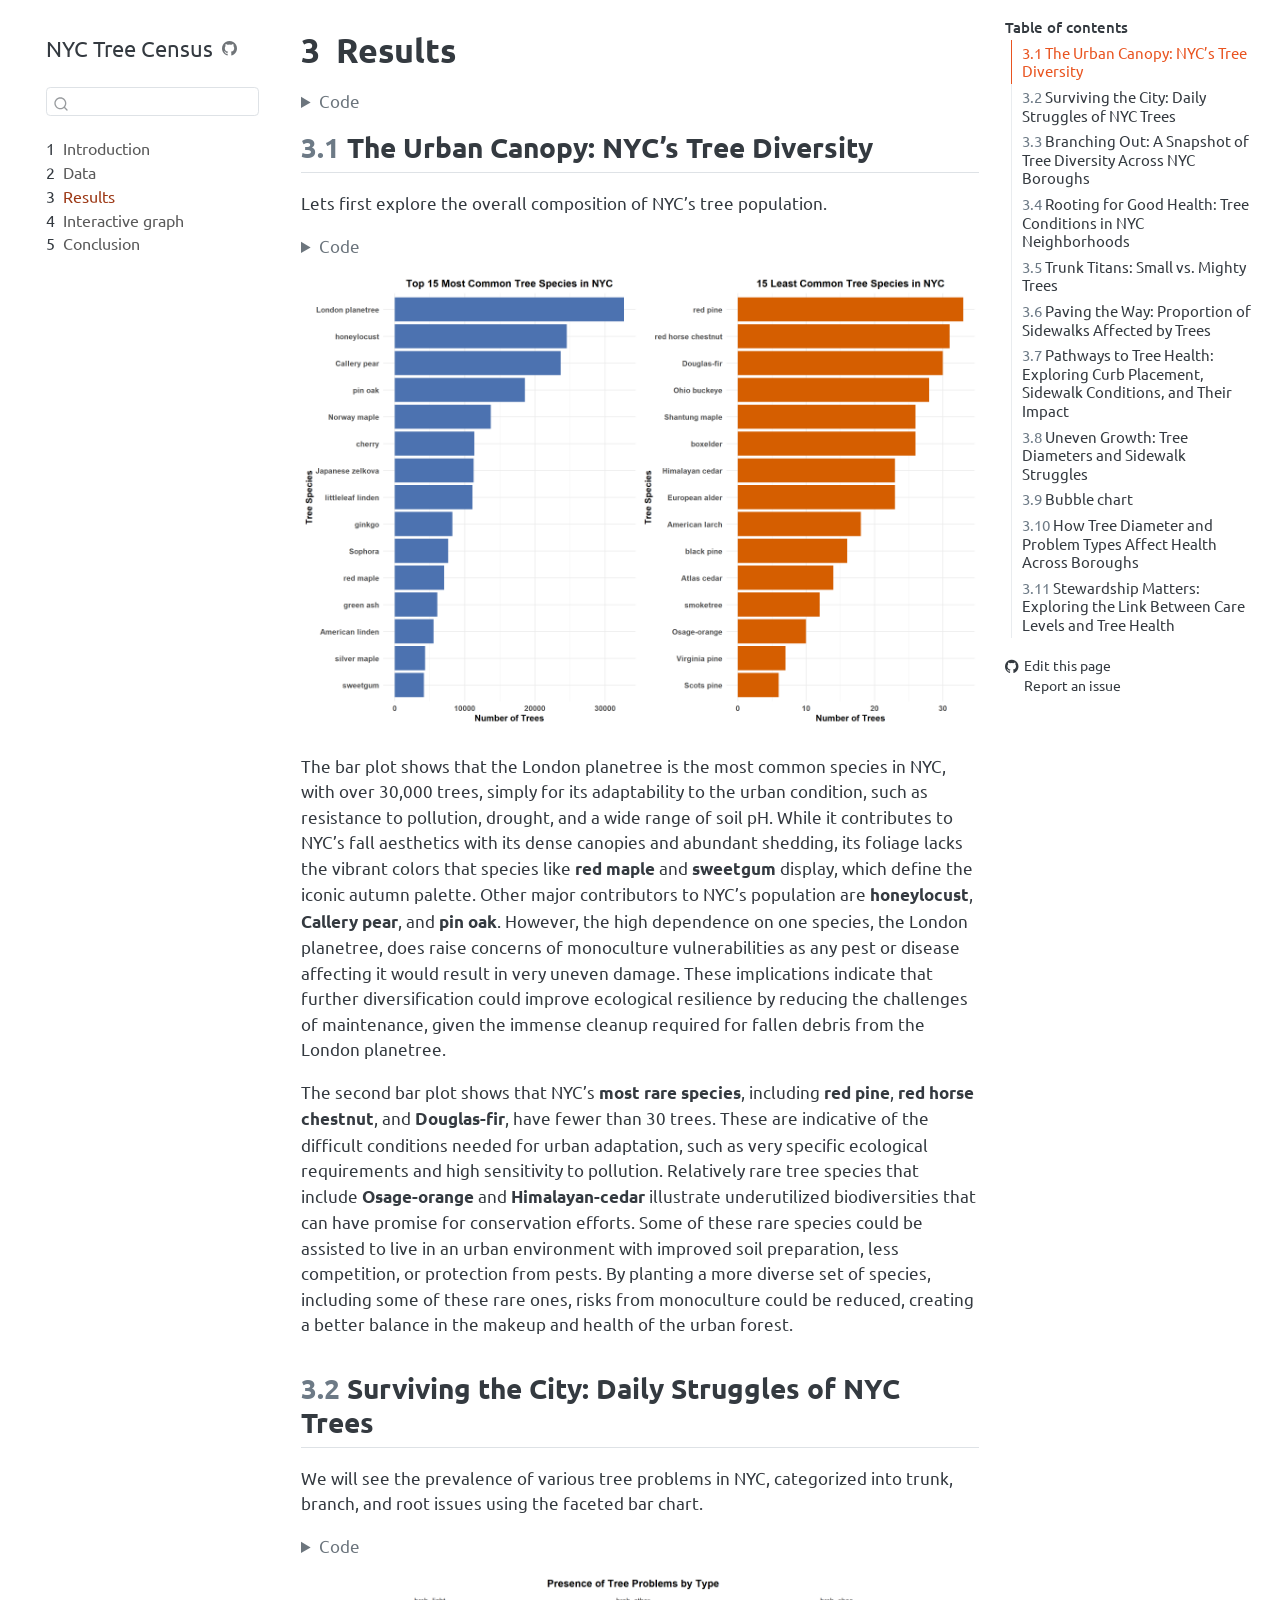
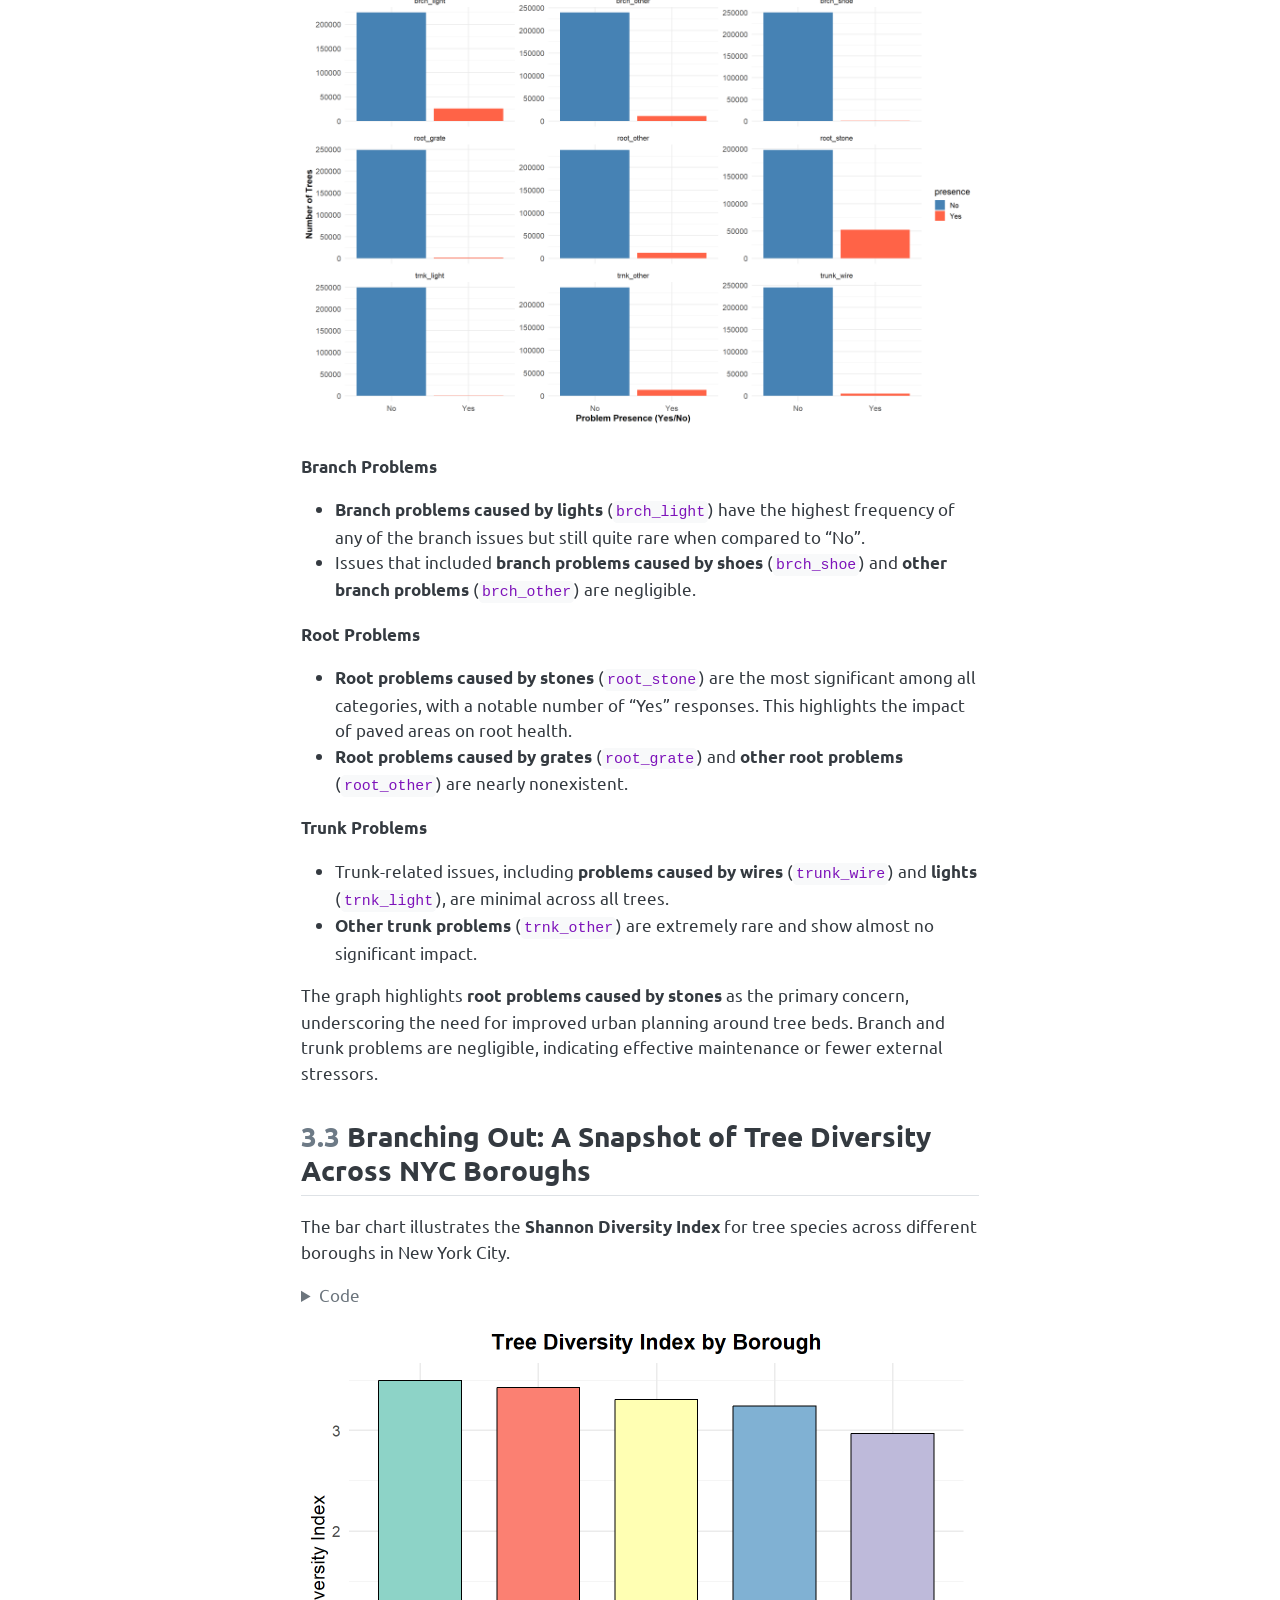
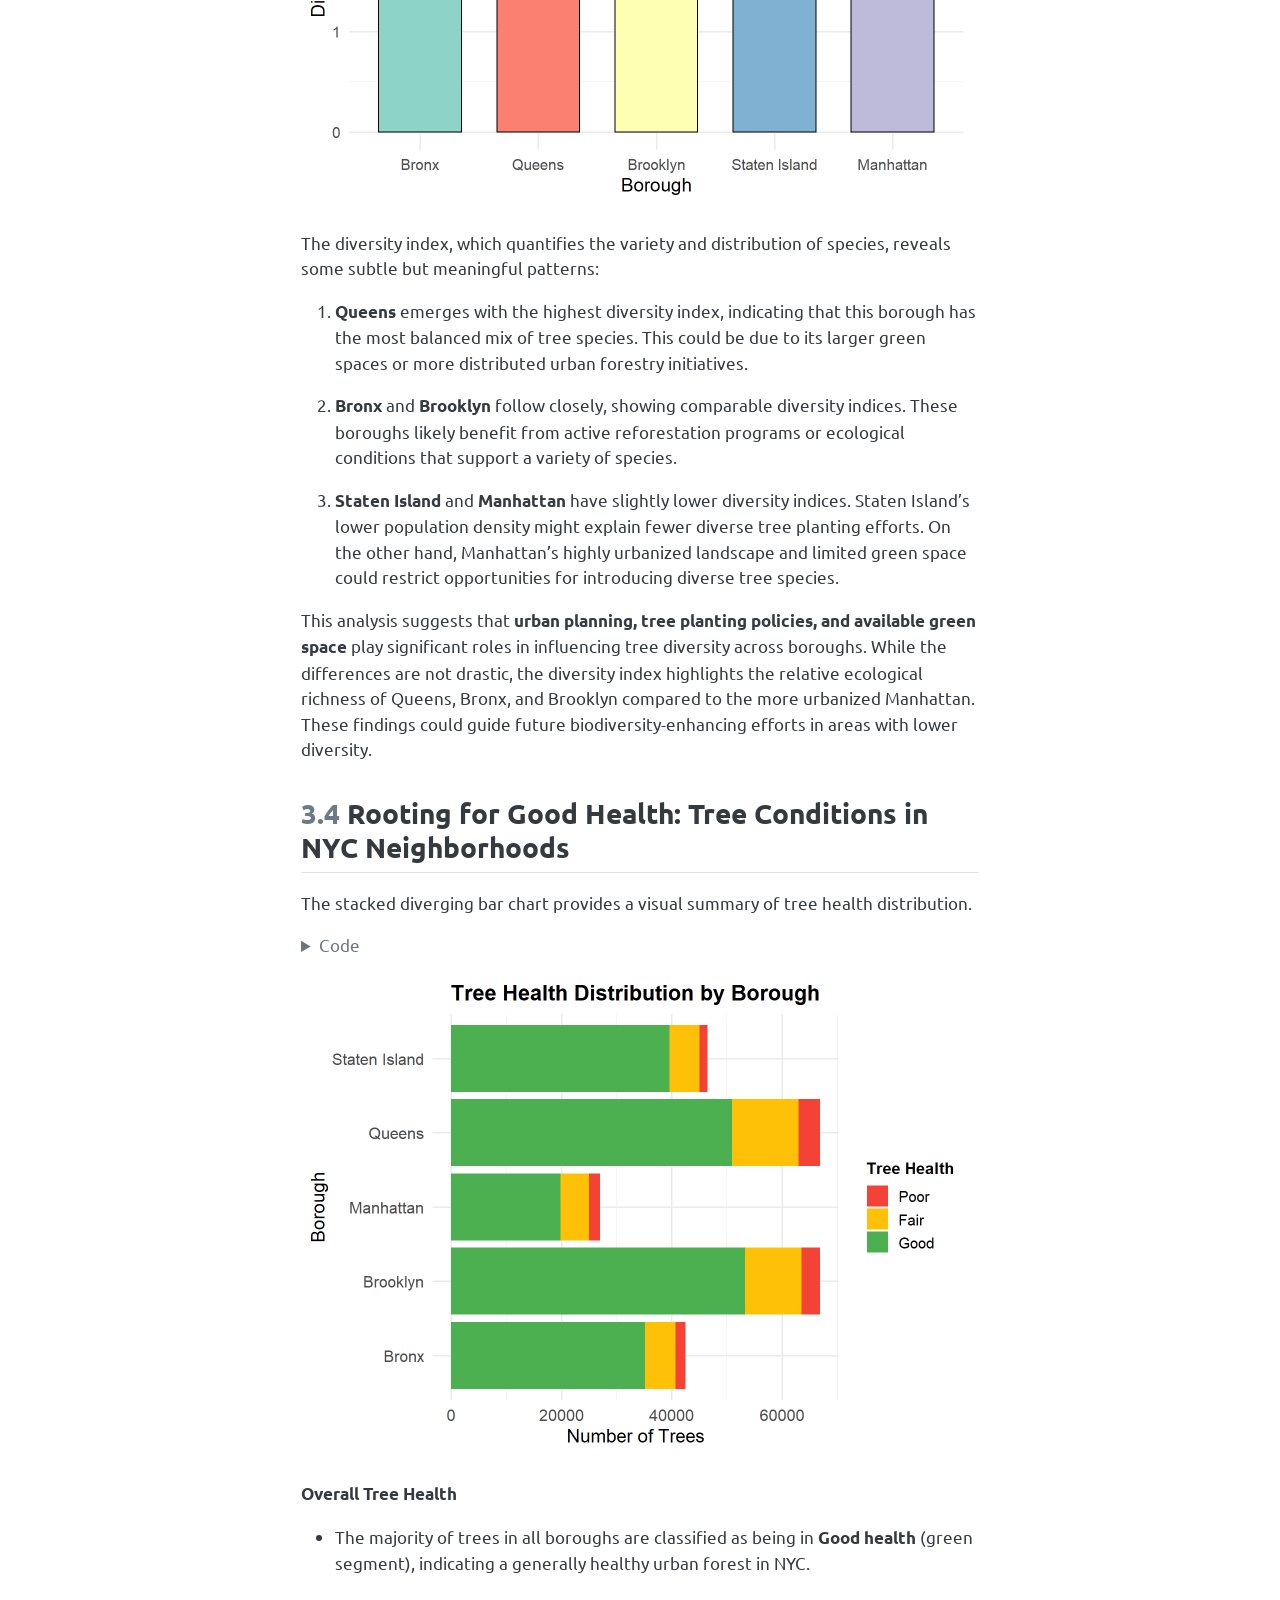
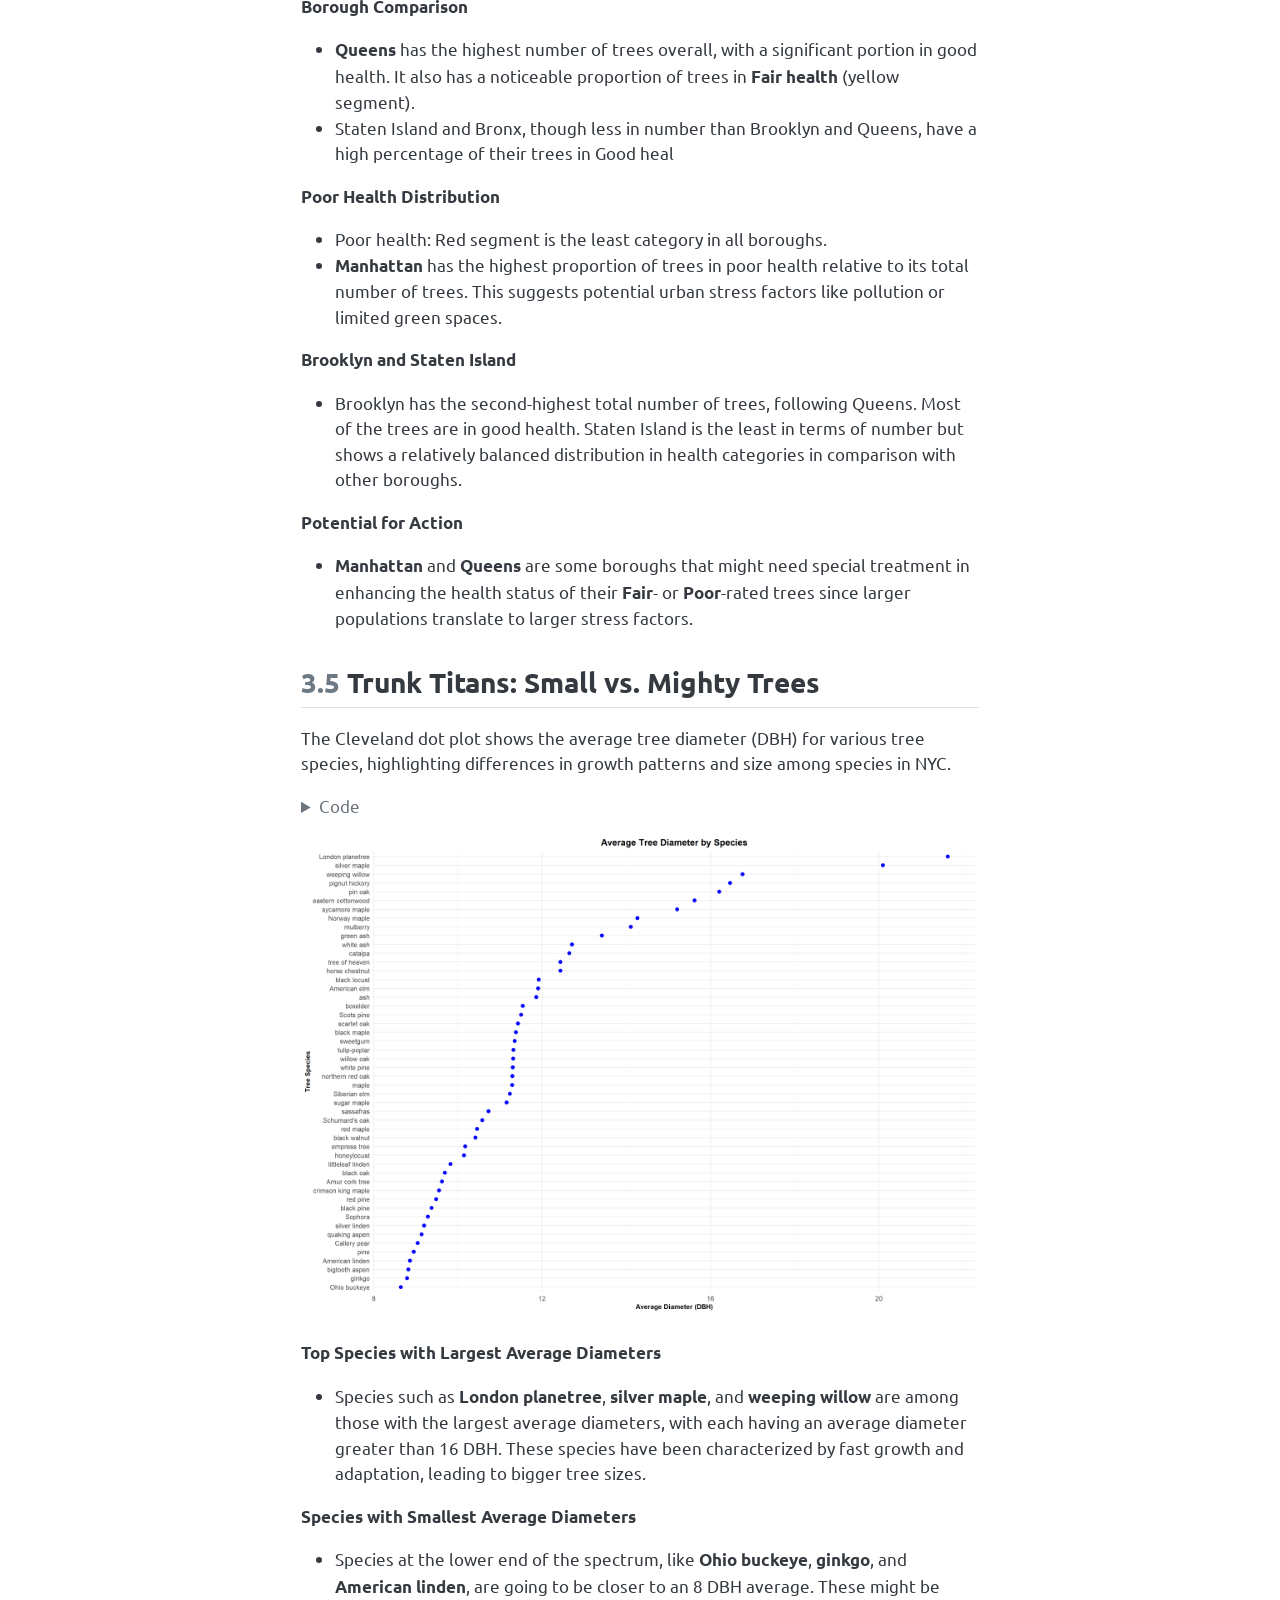
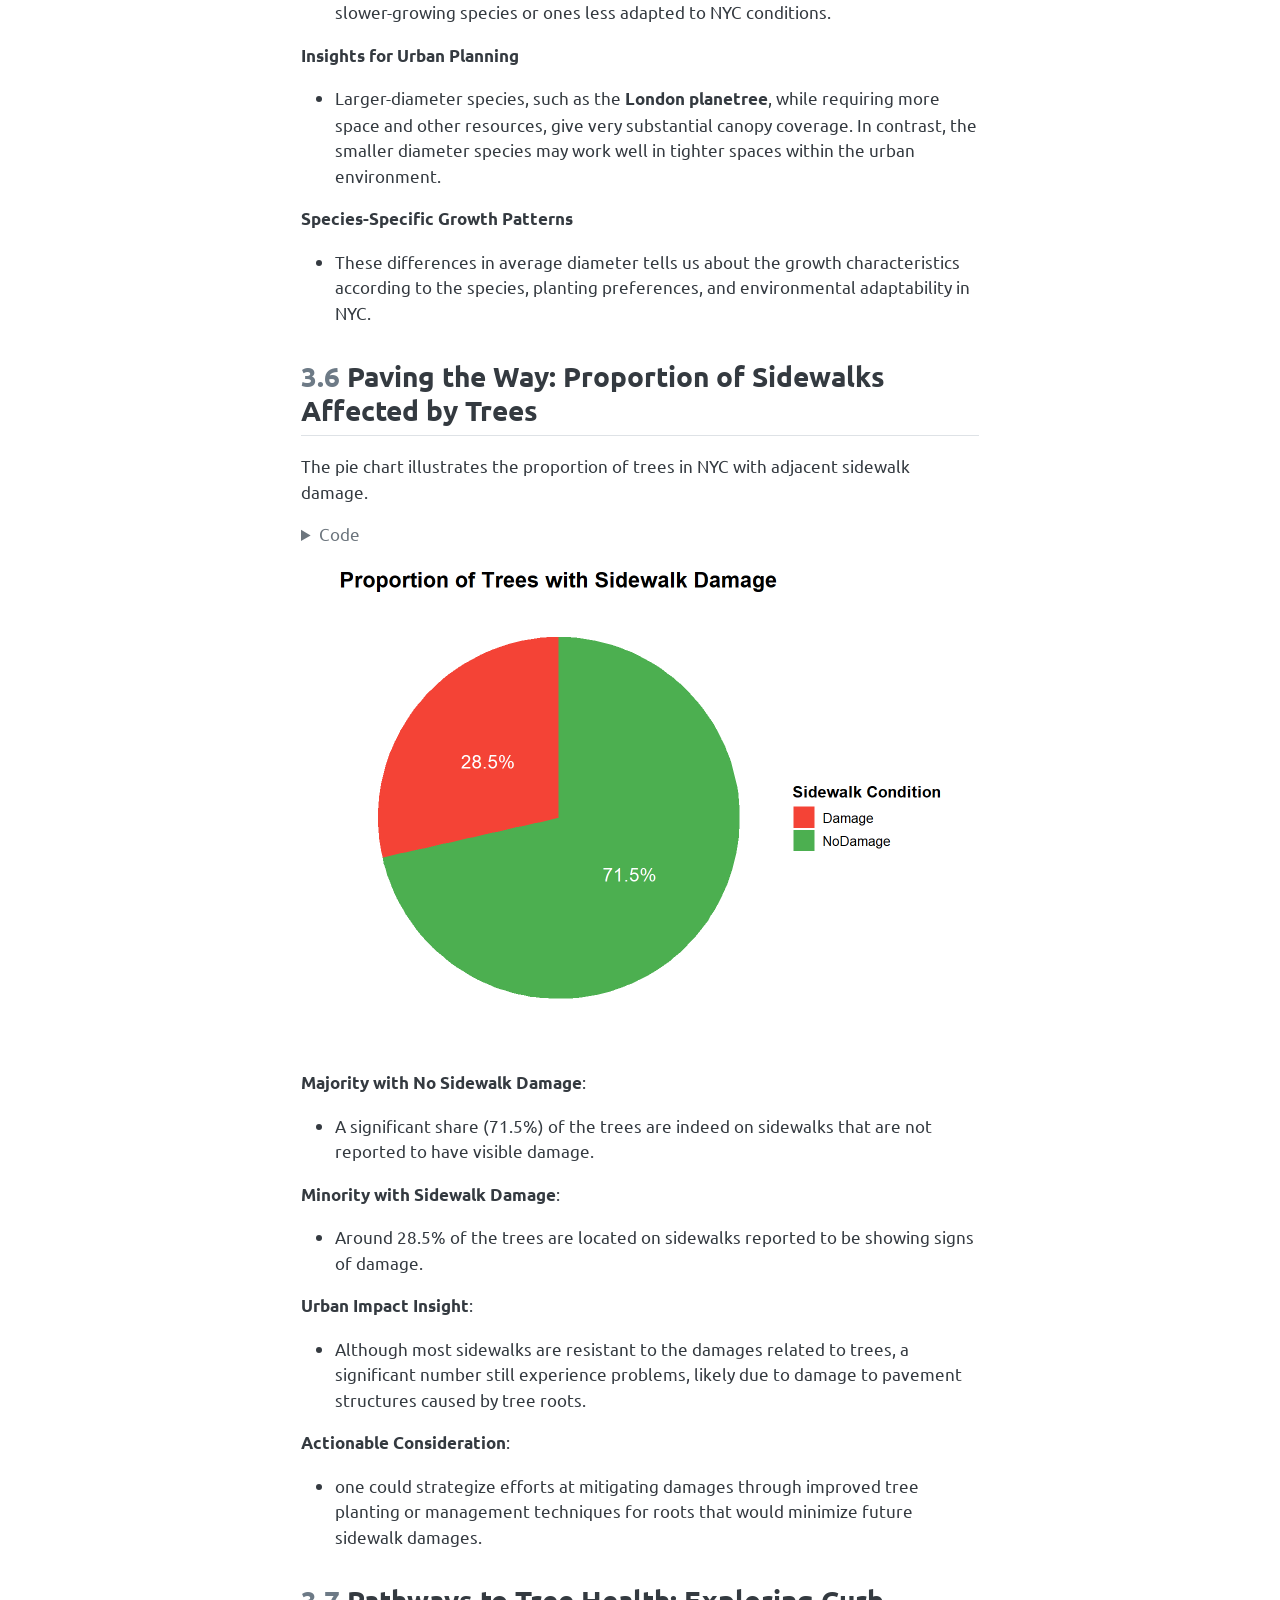
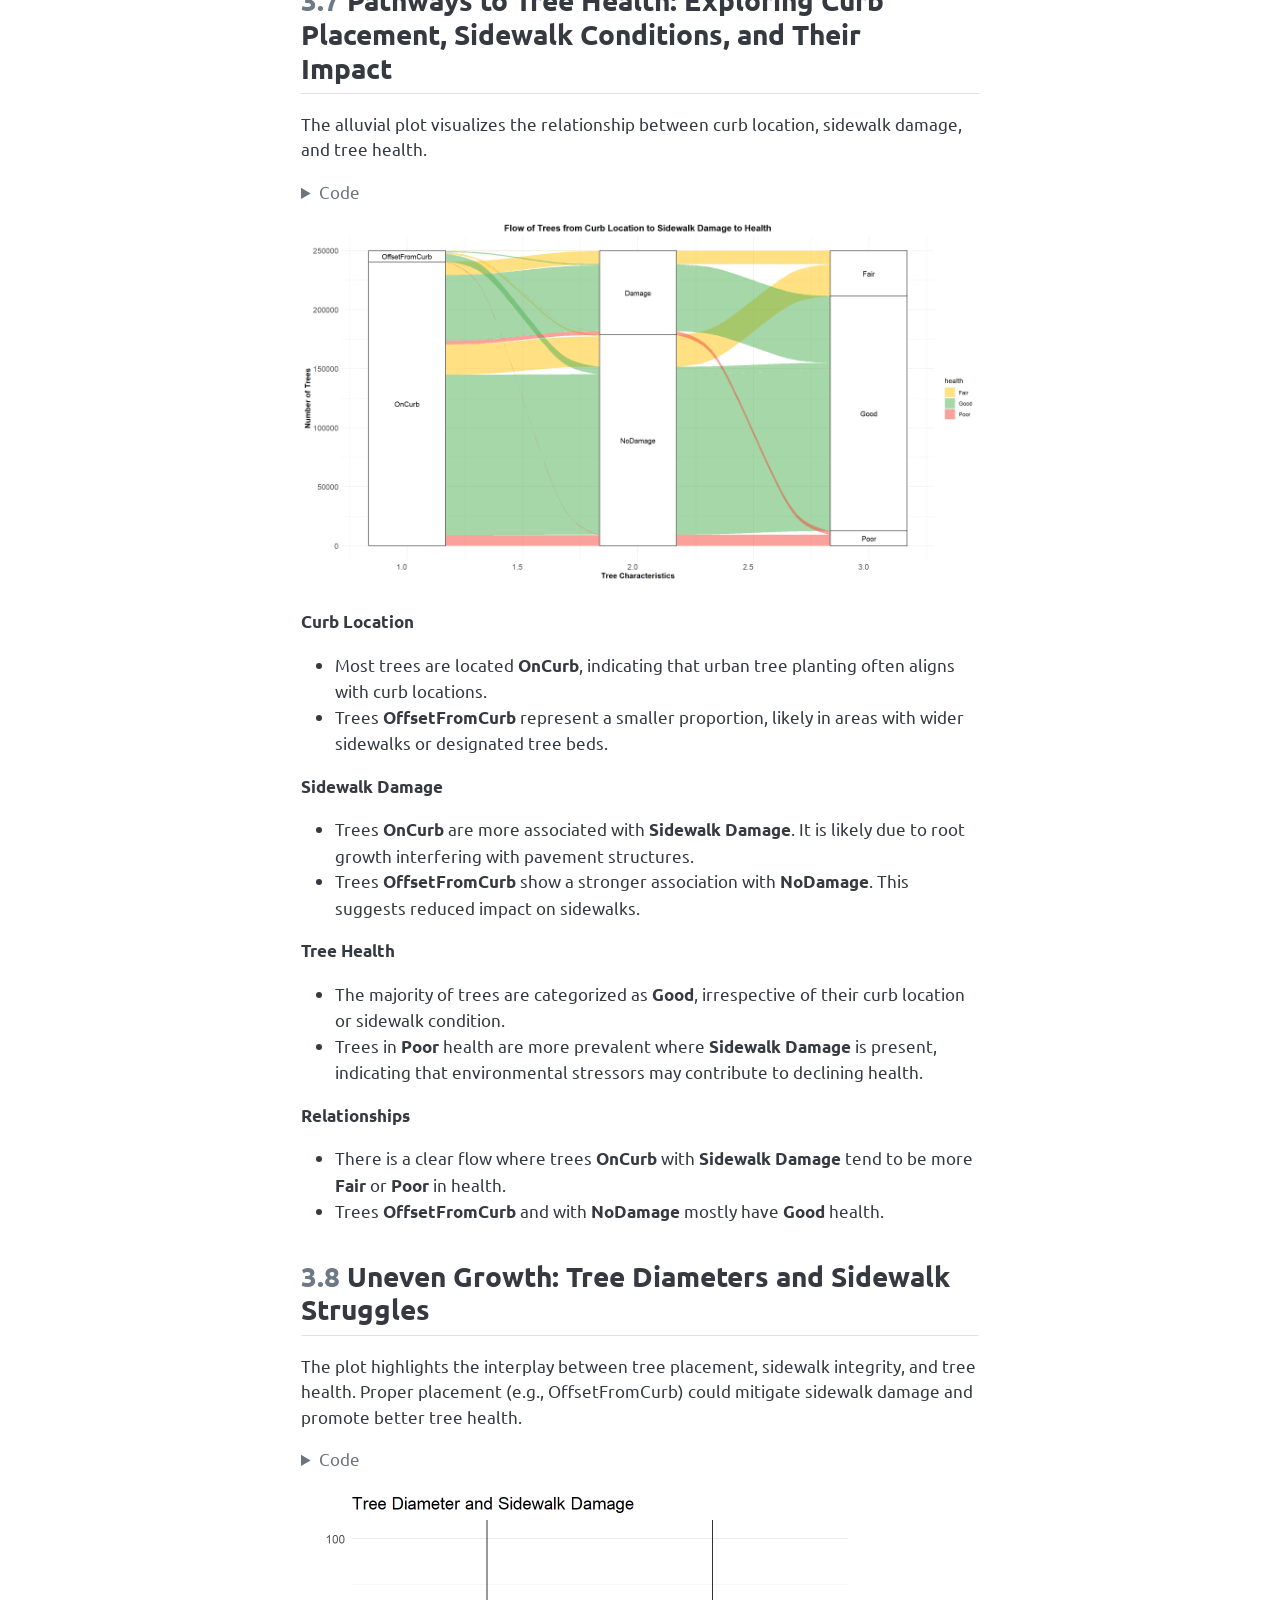
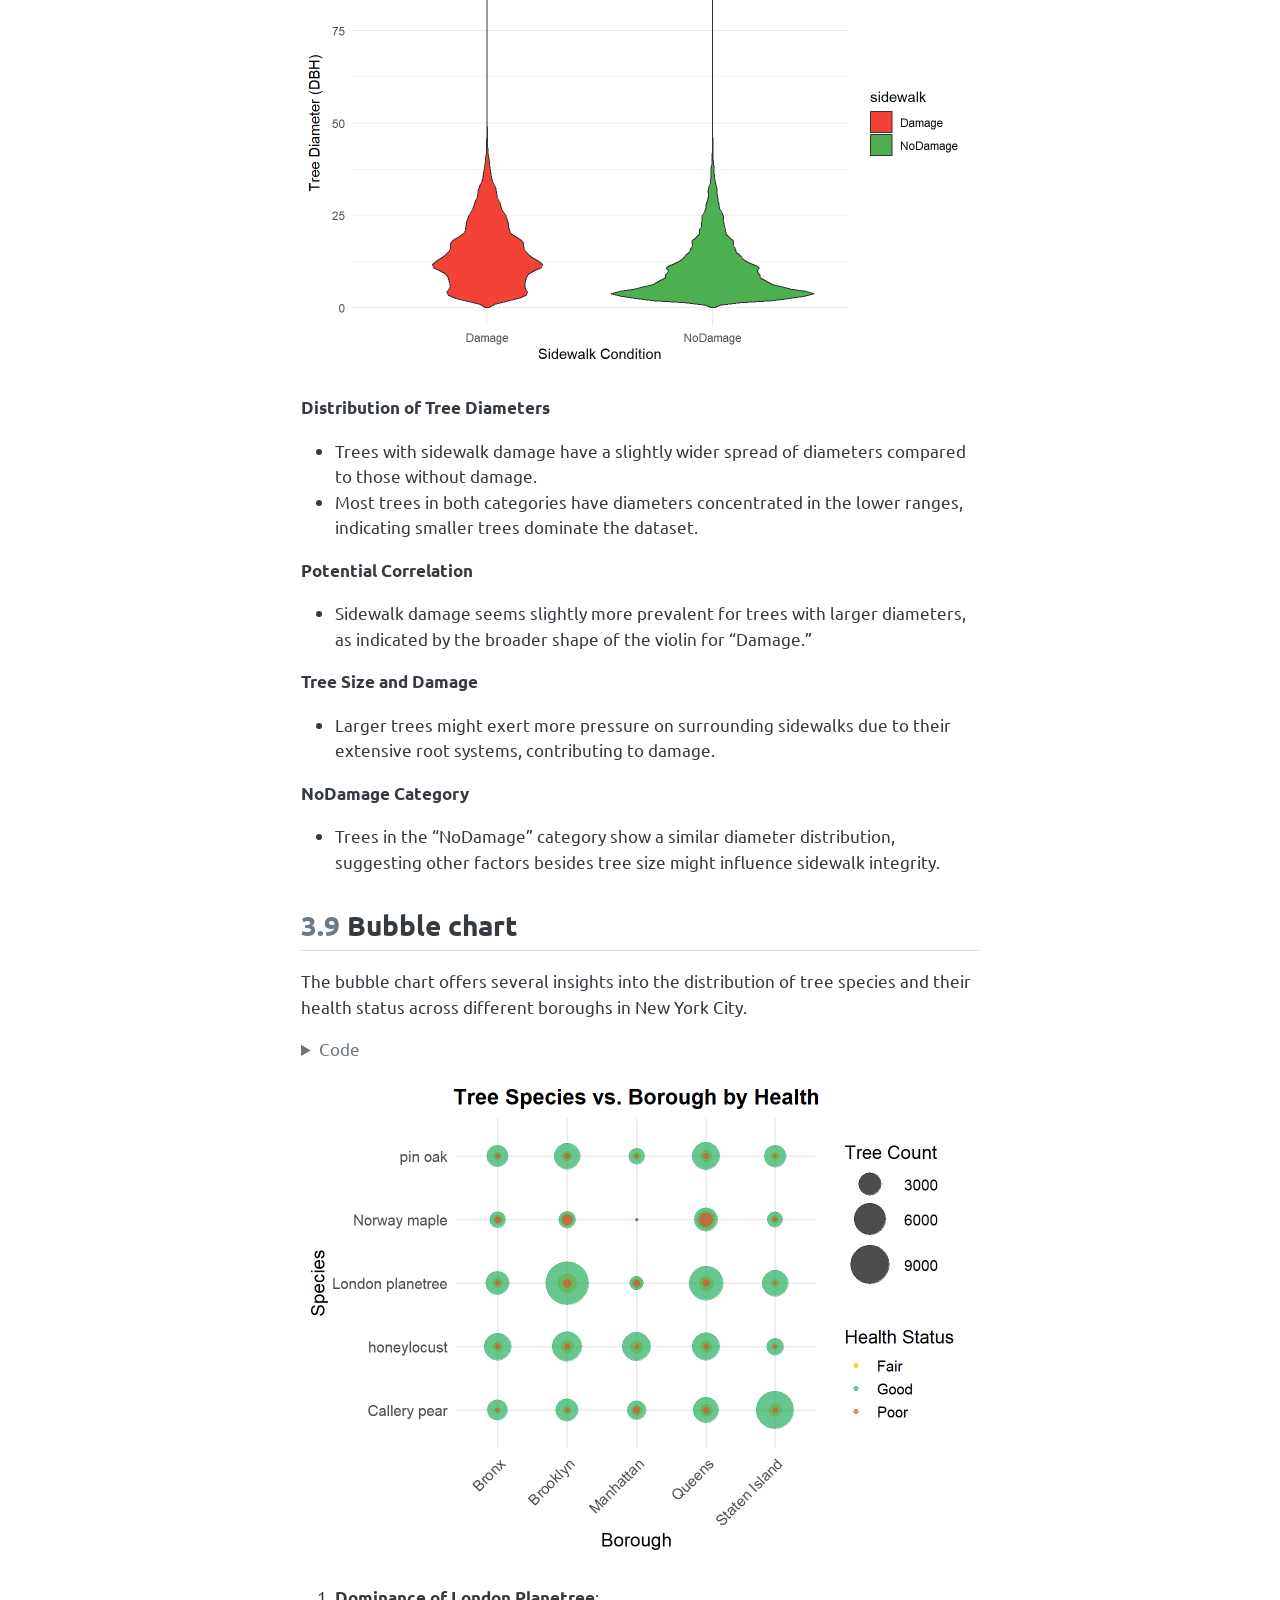
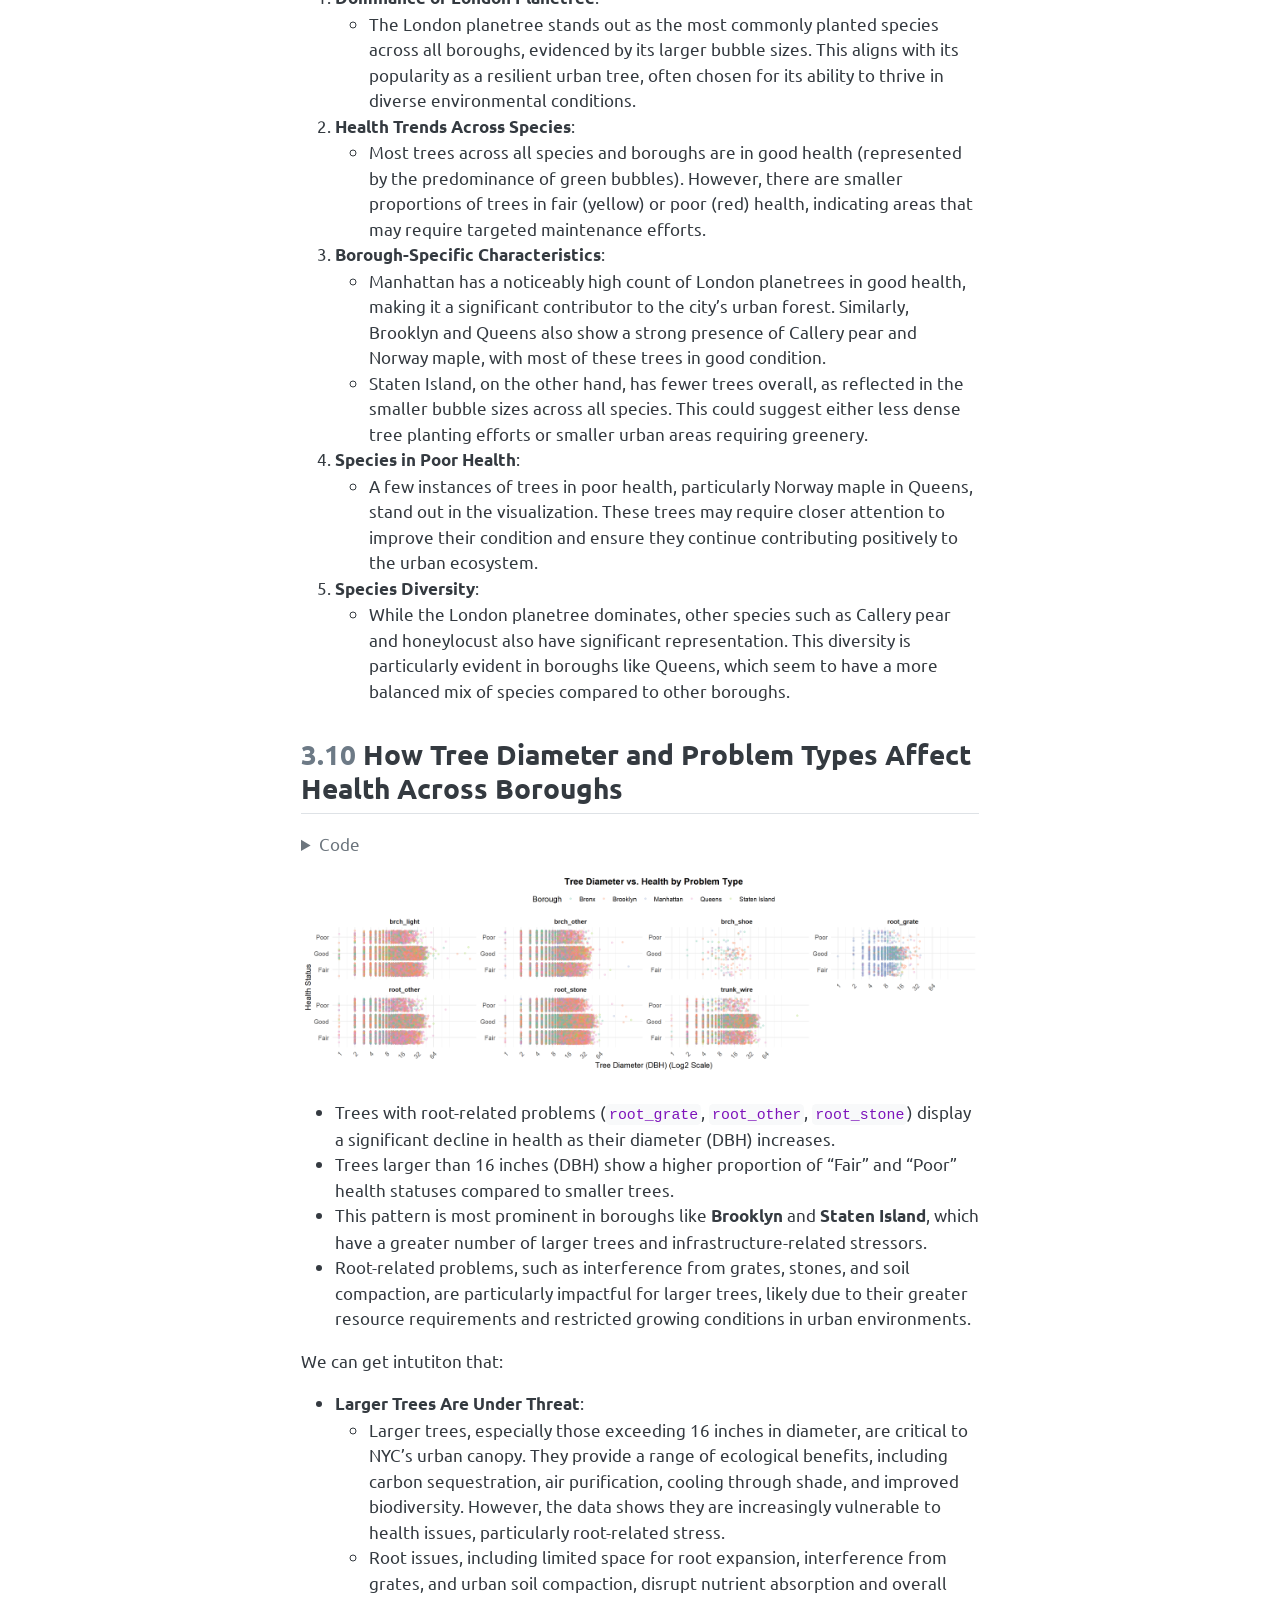
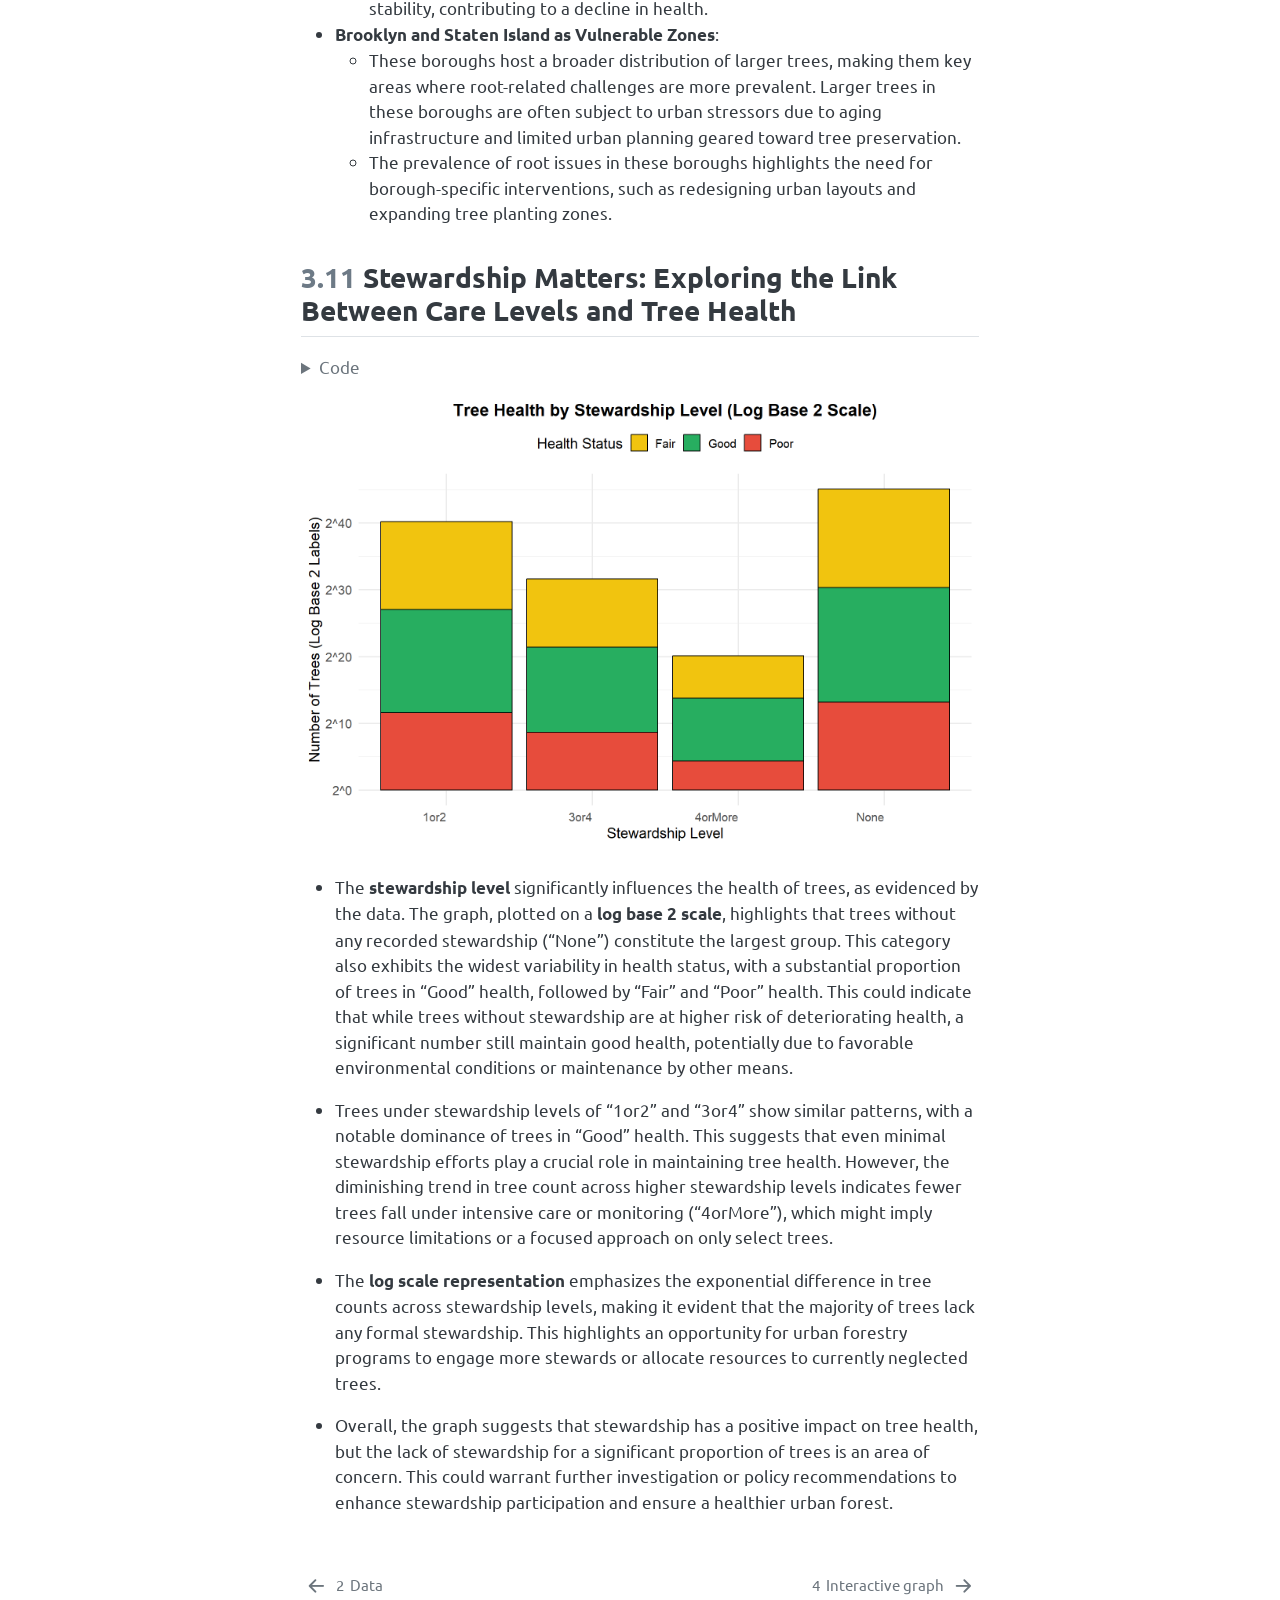
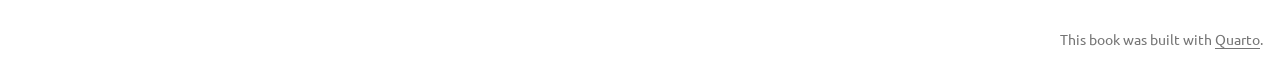
<file: docs/results.html>
<!DOCTYPE html>
<html xmlns="http://www.w3.org/1999/xhtml" lang="en" xml:lang="en"><head>

<meta charset="utf-8">
<meta name="generator" content="quarto-1.5.57">

<meta name="viewport" content="width=device-width, initial-scale=1.0, user-scalable=yes">


<title>3&nbsp; Results – NYC Tree Census</title>
<style>
code{white-space: pre-wrap;}
span.smallcaps{font-variant: small-caps;}
div.columns{display: flex; gap: min(4vw, 1.5em);}
div.column{flex: auto; overflow-x: auto;}
div.hanging-indent{margin-left: 1.5em; text-indent: -1.5em;}
ul.task-list{list-style: none;}
ul.task-list li input[type="checkbox"] {
  width: 0.8em;
  margin: 0 0.8em 0.2em -1em; /* quarto-specific, see https://github.com/quarto-dev/quarto-cli/issues/4556 */ 
  vertical-align: middle;
}
/* CSS for syntax highlighting */
pre > code.sourceCode { white-space: pre; position: relative; }
pre > code.sourceCode > span { line-height: 1.25; }
pre > code.sourceCode > span:empty { height: 1.2em; }
.sourceCode { overflow: visible; }
code.sourceCode > span { color: inherit; text-decoration: inherit; }
div.sourceCode { margin: 1em 0; }
pre.sourceCode { margin: 0; }
@media screen {
div.sourceCode { overflow: auto; }
}
@media print {
pre > code.sourceCode { white-space: pre-wrap; }
pre > code.sourceCode > span { display: inline-block; text-indent: -5em; padding-left: 5em; }
}
pre.numberSource code
  { counter-reset: source-line 0; }
pre.numberSource code > span
  { position: relative; left: -4em; counter-increment: source-line; }
pre.numberSource code > span > a:first-child::before
  { content: counter(source-line);
    position: relative; left: -1em; text-align: right; vertical-align: baseline;
    border: none; display: inline-block;
    -webkit-touch-callout: none; -webkit-user-select: none;
    -khtml-user-select: none; -moz-user-select: none;
    -ms-user-select: none; user-select: none;
    padding: 0 4px; width: 4em;
  }
pre.numberSource { margin-left: 3em;  padding-left: 4px; }
div.sourceCode
  {   }
@media screen {
pre > code.sourceCode > span > a:first-child::before { text-decoration: underline; }
}
</style>


<script src="site_libs/quarto-nav/quarto-nav.js"></script>
<script src="site_libs/quarto-nav/headroom.min.js"></script>
<script src="site_libs/clipboard/clipboard.min.js"></script>
<script src="site_libs/quarto-search/autocomplete.umd.js"></script>
<script src="site_libs/quarto-search/fuse.min.js"></script>
<script src="site_libs/quarto-search/quarto-search.js"></script>
<meta name="quarto:offset" content="./">
<link href="./d3graph.html" rel="next">
<link href="./data.html" rel="prev">
<script src="site_libs/quarto-html/quarto.js"></script>
<script src="site_libs/quarto-html/popper.min.js"></script>
<script src="site_libs/quarto-html/tippy.umd.min.js"></script>
<script src="site_libs/quarto-html/anchor.min.js"></script>
<link href="site_libs/quarto-html/tippy.css" rel="stylesheet">
<link href="site_libs/quarto-html/quarto-syntax-highlighting.css" rel="stylesheet" id="quarto-text-highlighting-styles">
<script src="site_libs/bootstrap/bootstrap.min.js"></script>
<link href="site_libs/bootstrap/bootstrap-icons.css" rel="stylesheet">
<link href="site_libs/bootstrap/bootstrap.min.css" rel="stylesheet" id="quarto-bootstrap" data-mode="light">
<script id="quarto-search-options" type="application/json">{
  "location": "sidebar",
  "copy-button": false,
  "collapse-after": 3,
  "panel-placement": "start",
  "type": "textbox",
  "limit": 50,
  "keyboard-shortcut": [
    "f",
    "/",
    "s"
  ],
  "show-item-context": false,
  "language": {
    "search-no-results-text": "No results",
    "search-matching-documents-text": "matching documents",
    "search-copy-link-title": "Copy link to search",
    "search-hide-matches-text": "Hide additional matches",
    "search-more-match-text": "more match in this document",
    "search-more-matches-text": "more matches in this document",
    "search-clear-button-title": "Clear",
    "search-text-placeholder": "",
    "search-detached-cancel-button-title": "Cancel",
    "search-submit-button-title": "Submit",
    "search-label": "Search"
  }
}</script>


</head>

<body class="nav-sidebar floating">

<div id="quarto-search-results"></div>
  <header id="quarto-header" class="headroom fixed-top">
  <nav class="quarto-secondary-nav">
    <div class="container-fluid d-flex">
      <button type="button" class="quarto-btn-toggle btn" data-bs-toggle="collapse" role="button" data-bs-target=".quarto-sidebar-collapse-item" aria-controls="quarto-sidebar" aria-expanded="false" aria-label="Toggle sidebar navigation" onclick="if (window.quartoToggleHeadroom) { window.quartoToggleHeadroom(); }">
        <i class="bi bi-layout-text-sidebar-reverse"></i>
      </button>
        <nav class="quarto-page-breadcrumbs" aria-label="breadcrumb"><ol class="breadcrumb"><li class="breadcrumb-item"><a href="./results.html"><span class="chapter-number">3</span>&nbsp; <span class="chapter-title">Results</span></a></li></ol></nav>
        <a class="flex-grow-1" role="navigation" data-bs-toggle="collapse" data-bs-target=".quarto-sidebar-collapse-item" aria-controls="quarto-sidebar" aria-expanded="false" aria-label="Toggle sidebar navigation" onclick="if (window.quartoToggleHeadroom) { window.quartoToggleHeadroom(); }">      
        </a>
      <button type="button" class="btn quarto-search-button" aria-label="Search" onclick="window.quartoOpenSearch();">
        <i class="bi bi-search"></i>
      </button>
    </div>
  </nav>
</header>
<!-- content -->
<div id="quarto-content" class="quarto-container page-columns page-rows-contents page-layout-article">
<!-- sidebar -->
  <nav id="quarto-sidebar" class="sidebar collapse collapse-horizontal quarto-sidebar-collapse-item sidebar-navigation floating overflow-auto">
    <div class="pt-lg-2 mt-2 text-left sidebar-header">
    <div class="sidebar-title mb-0 py-0">
      <a href="./">NYC Tree Census</a> 
        <div class="sidebar-tools-main">
    <a href="https://github.com/Sharvay/nyc_tree_census" title="Source Code" class="quarto-navigation-tool px-1" aria-label="Source Code"><i class="bi bi-github"></i></a>
</div>
    </div>
      </div>
        <div class="mt-2 flex-shrink-0 align-items-center">
        <div class="sidebar-search">
        <div id="quarto-search" class="" title="Search"></div>
        </div>
        </div>
    <div class="sidebar-menu-container"> 
    <ul class="list-unstyled mt-1">
        <li class="sidebar-item">
  <div class="sidebar-item-container"> 
  <a href="./index.html" class="sidebar-item-text sidebar-link">
 <span class="menu-text"><span class="chapter-number">1</span>&nbsp; <span class="chapter-title">Introduction</span></span></a>
  </div>
</li>
        <li class="sidebar-item">
  <div class="sidebar-item-container"> 
  <a href="./data.html" class="sidebar-item-text sidebar-link">
 <span class="menu-text"><span class="chapter-number">2</span>&nbsp; <span class="chapter-title">Data</span></span></a>
  </div>
</li>
        <li class="sidebar-item">
  <div class="sidebar-item-container"> 
  <a href="./results.html" class="sidebar-item-text sidebar-link active">
 <span class="menu-text"><span class="chapter-number">3</span>&nbsp; <span class="chapter-title">Results</span></span></a>
  </div>
</li>
        <li class="sidebar-item">
  <div class="sidebar-item-container"> 
  <a href="./d3graph.html" class="sidebar-item-text sidebar-link">
 <span class="menu-text"><span class="chapter-number">4</span>&nbsp; <span class="chapter-title">Interactive graph</span></span></a>
  </div>
</li>
        <li class="sidebar-item">
  <div class="sidebar-item-container"> 
  <a href="./conclusion.html" class="sidebar-item-text sidebar-link">
 <span class="menu-text"><span class="chapter-number">5</span>&nbsp; <span class="chapter-title">Conclusion</span></span></a>
  </div>
</li>
    </ul>
    </div>
</nav>
<div id="quarto-sidebar-glass" class="quarto-sidebar-collapse-item" data-bs-toggle="collapse" data-bs-target=".quarto-sidebar-collapse-item"></div>
<!-- margin-sidebar -->
    <div id="quarto-margin-sidebar" class="sidebar margin-sidebar">
        <nav id="TOC" role="doc-toc" class="toc-active">
    <h2 id="toc-title">Table of contents</h2>
   
  <ul>
  <li><a href="#the-urban-canopy-nycs-tree-diversity" id="toc-the-urban-canopy-nycs-tree-diversity" class="nav-link active" data-scroll-target="#the-urban-canopy-nycs-tree-diversity"><span class="header-section-number">3.1</span> The Urban Canopy: NYC’s Tree Diversity</a></li>
  <li><a href="#surviving-the-city-daily-struggles-of-nyc-trees" id="toc-surviving-the-city-daily-struggles-of-nyc-trees" class="nav-link" data-scroll-target="#surviving-the-city-daily-struggles-of-nyc-trees"><span class="header-section-number">3.2</span> Surviving the City: Daily Struggles of NYC Trees</a></li>
  <li><a href="#branching-out-a-snapshot-of-tree-diversity-across-nyc-boroughs" id="toc-branching-out-a-snapshot-of-tree-diversity-across-nyc-boroughs" class="nav-link" data-scroll-target="#branching-out-a-snapshot-of-tree-diversity-across-nyc-boroughs"><span class="header-section-number">3.3</span> Branching Out: A Snapshot of Tree Diversity Across NYC Boroughs</a></li>
  <li><a href="#rooting-for-good-health-tree-conditions-in-nyc-neighborhoods" id="toc-rooting-for-good-health-tree-conditions-in-nyc-neighborhoods" class="nav-link" data-scroll-target="#rooting-for-good-health-tree-conditions-in-nyc-neighborhoods"><span class="header-section-number">3.4</span> Rooting for Good Health: Tree Conditions in NYC Neighborhoods</a></li>
  <li><a href="#trunk-titans-small-vs.-mighty-trees" id="toc-trunk-titans-small-vs.-mighty-trees" class="nav-link" data-scroll-target="#trunk-titans-small-vs.-mighty-trees"><span class="header-section-number">3.5</span> Trunk Titans: Small vs.&nbsp;Mighty Trees</a></li>
  <li><a href="#paving-the-way-proportion-of-sidewalks-affected-by-trees" id="toc-paving-the-way-proportion-of-sidewalks-affected-by-trees" class="nav-link" data-scroll-target="#paving-the-way-proportion-of-sidewalks-affected-by-trees"><span class="header-section-number">3.6</span> Paving the Way: Proportion of Sidewalks Affected by Trees</a></li>
  <li><a href="#pathways-to-tree-health-exploring-curb-placement-sidewalk-conditions-and-their-impact" id="toc-pathways-to-tree-health-exploring-curb-placement-sidewalk-conditions-and-their-impact" class="nav-link" data-scroll-target="#pathways-to-tree-health-exploring-curb-placement-sidewalk-conditions-and-their-impact"><span class="header-section-number">3.7</span> Pathways to Tree Health: Exploring Curb Placement, Sidewalk Conditions, and Their Impact</a></li>
  <li><a href="#uneven-growth-tree-diameters-and-sidewalk-struggles" id="toc-uneven-growth-tree-diameters-and-sidewalk-struggles" class="nav-link" data-scroll-target="#uneven-growth-tree-diameters-and-sidewalk-struggles"><span class="header-section-number">3.8</span> Uneven Growth: Tree Diameters and Sidewalk Struggles</a></li>
  <li><a href="#bubble-chart" id="toc-bubble-chart" class="nav-link" data-scroll-target="#bubble-chart"><span class="header-section-number">3.9</span> Bubble chart</a></li>
  <li><a href="#how-tree-diameter-and-problem-types-affect-health-across-boroughs" id="toc-how-tree-diameter-and-problem-types-affect-health-across-boroughs" class="nav-link" data-scroll-target="#how-tree-diameter-and-problem-types-affect-health-across-boroughs"><span class="header-section-number">3.10</span> How Tree Diameter and Problem Types Affect Health Across Boroughs</a></li>
  <li><a href="#stewardship-matters-exploring-the-link-between-care-levels-and-tree-health" id="toc-stewardship-matters-exploring-the-link-between-care-levels-and-tree-health" class="nav-link" data-scroll-target="#stewardship-matters-exploring-the-link-between-care-levels-and-tree-health"><span class="header-section-number">3.11</span> Stewardship Matters: Exploring the Link Between Care Levels and Tree Health</a></li>
  </ul>
<div class="toc-actions"><ul><li><a href="https://github.com/Sharvay/nyc_tree_census/edit/main/results.qmd" class="toc-action"><i class="bi bi-github"></i>Edit this page</a></li><li><a href="https://github.com/Sharvay/nyc_tree_census/issues/new" class="toc-action"><i class="bi empty"></i>Report an issue</a></li></ul></div></nav>
    </div>
<!-- main -->
<main class="content" id="quarto-document-content">

<header id="title-block-header" class="quarto-title-block default">
<div class="quarto-title">
<h1 class="title"><span class="chapter-number">3</span>&nbsp; <span class="chapter-title">Results</span></h1>
</div>



<div class="quarto-title-meta">

    
  
    
  </div>
  


</header>


<div class="cell">
<details class="code-fold">
<summary>Code</summary>
<div class="sourceCode cell-code" id="cb1"><pre class="sourceCode r code-with-copy"><code class="sourceCode r"><span id="cb1-1"><a href="#cb1-1" aria-hidden="true" tabindex="-1"></a><span class="co"># Importing library</span></span>
<span id="cb1-2"><a href="#cb1-2" aria-hidden="true" tabindex="-1"></a><span class="fu">library</span>(tidyverse)  </span>
<span id="cb1-3"><a href="#cb1-3" aria-hidden="true" tabindex="-1"></a><span class="fu">library</span>(readr)      </span>
<span id="cb1-4"><a href="#cb1-4" aria-hidden="true" tabindex="-1"></a><span class="fu">library</span>(ggplot2)    </span>
<span id="cb1-5"><a href="#cb1-5" aria-hidden="true" tabindex="-1"></a><span class="fu">library</span>(dplyr)</span>
<span id="cb1-6"><a href="#cb1-6" aria-hidden="true" tabindex="-1"></a><span class="fu">library</span>(gridExtra)</span>
<span id="cb1-7"><a href="#cb1-7" aria-hidden="true" tabindex="-1"></a><span class="fu">library</span>(ggalluvial)</span>
<span id="cb1-8"><a href="#cb1-8" aria-hidden="true" tabindex="-1"></a><span class="fu">library</span>(scales)</span>
<span id="cb1-9"><a href="#cb1-9" aria-hidden="true" tabindex="-1"></a><span class="fu">library</span>(vegan)</span>
<span id="cb1-10"><a href="#cb1-10" aria-hidden="true" tabindex="-1"></a></span>
<span id="cb1-11"><a href="#cb1-11" aria-hidden="true" tabindex="-1"></a>tree_data <span class="ot">&lt;-</span> <span class="fu">read_csv</span>(<span class="st">"../2015_Street_Tree_Census_-_Tree_Data_20241120.csv"</span>, <span class="at">n_max =</span> <span class="dv">266134</span>)</span>
<span id="cb1-12"><a href="#cb1-12" aria-hidden="true" tabindex="-1"></a>tree_data <span class="ot">&lt;-</span> <span class="fu">na.omit</span>(tree_data)</span></code><button title="Copy to Clipboard" class="code-copy-button"><i class="bi"></i></button></pre></div>
</details>
</div>
<section id="the-urban-canopy-nycs-tree-diversity" class="level2" data-number="3.1">
<h2 data-number="3.1" class="anchored" data-anchor-id="the-urban-canopy-nycs-tree-diversity"><span class="header-section-number">3.1</span> The Urban Canopy: NYC’s Tree Diversity</h2>
<p>Lets first explore the overall composition of NYC’s tree population.</p>
<div class="cell">
<details class="code-fold">
<summary>Code</summary>
<div class="sourceCode cell-code" id="cb2"><pre class="sourceCode r code-with-copy"><code class="sourceCode r"><span id="cb2-1"><a href="#cb2-1" aria-hidden="true" tabindex="-1"></a><span class="co"># Count the number of trees for each species and select the top 15</span></span>
<span id="cb2-2"><a href="#cb2-2" aria-hidden="true" tabindex="-1"></a>top_species <span class="ot">&lt;-</span> tree_data <span class="sc">%&gt;%</span></span>
<span id="cb2-3"><a href="#cb2-3" aria-hidden="true" tabindex="-1"></a>  <span class="fu">count</span>(spc_common, <span class="at">sort =</span> <span class="cn">TRUE</span>) <span class="sc">%&gt;%</span></span>
<span id="cb2-4"><a href="#cb2-4" aria-hidden="true" tabindex="-1"></a>  <span class="fu">slice_max</span>(<span class="at">order_by =</span> n, <span class="at">n =</span> <span class="dv">15</span>)  </span>
<span id="cb2-5"><a href="#cb2-5" aria-hidden="true" tabindex="-1"></a></span>
<span id="cb2-6"><a href="#cb2-6" aria-hidden="true" tabindex="-1"></a><span class="co"># Count the number of trees for each species and select the least 15</span></span>
<span id="cb2-7"><a href="#cb2-7" aria-hidden="true" tabindex="-1"></a>least_species <span class="ot">&lt;-</span> tree_data <span class="sc">%&gt;%</span></span>
<span id="cb2-8"><a href="#cb2-8" aria-hidden="true" tabindex="-1"></a>  <span class="fu">count</span>(spc_common, <span class="at">sort =</span> <span class="cn">TRUE</span>) <span class="sc">%&gt;%</span></span>
<span id="cb2-9"><a href="#cb2-9" aria-hidden="true" tabindex="-1"></a>  <span class="fu">slice_min</span>(<span class="at">order_by =</span> n, <span class="at">n =</span> <span class="dv">15</span>) </span>
<span id="cb2-10"><a href="#cb2-10" aria-hidden="true" tabindex="-1"></a></span>
<span id="cb2-11"><a href="#cb2-11" aria-hidden="true" tabindex="-1"></a><span class="co"># Create the bar plot for Top 15 Most Common Tree Species</span></span>
<span id="cb2-12"><a href="#cb2-12" aria-hidden="true" tabindex="-1"></a>top_species_plot <span class="ot">&lt;-</span> <span class="fu">ggplot</span>(top_species, <span class="fu">aes</span>(<span class="at">x =</span> <span class="fu">reorder</span>(spc_common, n), <span class="at">y =</span> n)) <span class="sc">+</span></span>
<span id="cb2-13"><a href="#cb2-13" aria-hidden="true" tabindex="-1"></a>  <span class="fu">geom_bar</span>(<span class="at">stat =</span> <span class="st">"identity"</span>, <span class="at">fill =</span> <span class="st">"#4C72B0"</span>) <span class="sc">+</span> </span>
<span id="cb2-14"><a href="#cb2-14" aria-hidden="true" tabindex="-1"></a>  <span class="fu">coord_flip</span>() <span class="sc">+</span> </span>
<span id="cb2-15"><a href="#cb2-15" aria-hidden="true" tabindex="-1"></a>  <span class="fu">labs</span>(</span>
<span id="cb2-16"><a href="#cb2-16" aria-hidden="true" tabindex="-1"></a>    <span class="at">title =</span> <span class="st">"Top 15 Most Common Tree Species in NYC"</span>, </span>
<span id="cb2-17"><a href="#cb2-17" aria-hidden="true" tabindex="-1"></a>    <span class="at">x =</span> <span class="st">"Tree Species"</span>, </span>
<span id="cb2-18"><a href="#cb2-18" aria-hidden="true" tabindex="-1"></a>    <span class="at">y =</span> <span class="st">"Number of Trees"</span></span>
<span id="cb2-19"><a href="#cb2-19" aria-hidden="true" tabindex="-1"></a>  ) <span class="sc">+</span></span>
<span id="cb2-20"><a href="#cb2-20" aria-hidden="true" tabindex="-1"></a>  <span class="fu">theme_minimal</span>(<span class="at">base_size =</span> <span class="dv">14</span>) <span class="sc">+</span></span>
<span id="cb2-21"><a href="#cb2-21" aria-hidden="true" tabindex="-1"></a>  <span class="fu">theme</span>(</span>
<span id="cb2-22"><a href="#cb2-22" aria-hidden="true" tabindex="-1"></a>    <span class="at">plot.title =</span> <span class="fu">element_text</span>(<span class="at">hjust =</span> <span class="fl">0.5</span>, <span class="at">face =</span> <span class="st">"bold"</span>, <span class="at">size =</span> <span class="dv">16</span>),  </span>
<span id="cb2-23"><a href="#cb2-23" aria-hidden="true" tabindex="-1"></a>    <span class="at">axis.text.y =</span> <span class="fu">element_text</span>(<span class="at">face =</span> <span class="st">"bold"</span>, <span class="at">size =</span> <span class="dv">12</span>),  </span>
<span id="cb2-24"><a href="#cb2-24" aria-hidden="true" tabindex="-1"></a>    <span class="at">axis.text.x =</span> <span class="fu">element_text</span>(<span class="at">face =</span> <span class="st">"bold"</span>, <span class="at">size =</span> <span class="dv">12</span>),  </span>
<span id="cb2-25"><a href="#cb2-25" aria-hidden="true" tabindex="-1"></a>    <span class="at">axis.title =</span> <span class="fu">element_text</span>(<span class="at">face =</span> <span class="st">"bold"</span>, <span class="at">size =</span> <span class="dv">14</span>))</span>
<span id="cb2-26"><a href="#cb2-26" aria-hidden="true" tabindex="-1"></a></span>
<span id="cb2-27"><a href="#cb2-27" aria-hidden="true" tabindex="-1"></a><span class="co"># Create the bar plot for 15 Least Seen Tree Species</span></span>
<span id="cb2-28"><a href="#cb2-28" aria-hidden="true" tabindex="-1"></a>least_species_plot <span class="ot">&lt;-</span> <span class="fu">ggplot</span>(least_species, <span class="fu">aes</span>(<span class="at">x =</span> <span class="fu">reorder</span>(spc_common, n), <span class="at">y =</span> n)) <span class="sc">+</span></span>
<span id="cb2-29"><a href="#cb2-29" aria-hidden="true" tabindex="-1"></a>  <span class="fu">geom_bar</span>(<span class="at">stat =</span> <span class="st">"identity"</span>, <span class="at">fill =</span> <span class="st">"#D55E00"</span>) <span class="sc">+</span>  </span>
<span id="cb2-30"><a href="#cb2-30" aria-hidden="true" tabindex="-1"></a>  <span class="fu">coord_flip</span>() <span class="sc">+</span> </span>
<span id="cb2-31"><a href="#cb2-31" aria-hidden="true" tabindex="-1"></a>  <span class="fu">labs</span>(</span>
<span id="cb2-32"><a href="#cb2-32" aria-hidden="true" tabindex="-1"></a>    <span class="at">title =</span> <span class="st">"15 Least Common Tree Species in NYC"</span>, </span>
<span id="cb2-33"><a href="#cb2-33" aria-hidden="true" tabindex="-1"></a>    <span class="at">x =</span> <span class="st">"Tree Species"</span>, </span>
<span id="cb2-34"><a href="#cb2-34" aria-hidden="true" tabindex="-1"></a>    <span class="at">y =</span> <span class="st">"Number of Trees"</span></span>
<span id="cb2-35"><a href="#cb2-35" aria-hidden="true" tabindex="-1"></a>  ) <span class="sc">+</span></span>
<span id="cb2-36"><a href="#cb2-36" aria-hidden="true" tabindex="-1"></a>  <span class="fu">theme_minimal</span>(<span class="at">base_size =</span> <span class="dv">14</span>) <span class="sc">+</span></span>
<span id="cb2-37"><a href="#cb2-37" aria-hidden="true" tabindex="-1"></a>  <span class="fu">theme</span>(</span>
<span id="cb2-38"><a href="#cb2-38" aria-hidden="true" tabindex="-1"></a>    <span class="at">plot.title =</span> <span class="fu">element_text</span>(<span class="at">hjust =</span> <span class="fl">0.5</span>, <span class="at">face =</span> <span class="st">"bold"</span>, <span class="at">size =</span> <span class="dv">16</span>),  </span>
<span id="cb2-39"><a href="#cb2-39" aria-hidden="true" tabindex="-1"></a>    <span class="at">axis.text.y =</span> <span class="fu">element_text</span>(<span class="at">face =</span> <span class="st">"bold"</span>, <span class="at">size =</span> <span class="dv">12</span>),  </span>
<span id="cb2-40"><a href="#cb2-40" aria-hidden="true" tabindex="-1"></a>    <span class="at">axis.text.x =</span> <span class="fu">element_text</span>(<span class="at">face =</span> <span class="st">"bold"</span>, <span class="at">size =</span> <span class="dv">12</span>),  </span>
<span id="cb2-41"><a href="#cb2-41" aria-hidden="true" tabindex="-1"></a>    <span class="at">axis.title =</span> <span class="fu">element_text</span>(<span class="at">face =</span> <span class="st">"bold"</span>, <span class="at">size =</span> <span class="dv">14</span>)  </span>
<span id="cb2-42"><a href="#cb2-42" aria-hidden="true" tabindex="-1"></a>  )</span>
<span id="cb2-43"><a href="#cb2-43" aria-hidden="true" tabindex="-1"></a></span>
<span id="cb2-44"><a href="#cb2-44" aria-hidden="true" tabindex="-1"></a><span class="co"># Arrange the plots side-by-side using gridExtra</span></span>
<span id="cb2-45"><a href="#cb2-45" aria-hidden="true" tabindex="-1"></a><span class="fu">grid.arrange</span>(</span>
<span id="cb2-46"><a href="#cb2-46" aria-hidden="true" tabindex="-1"></a>  top_species_plot, </span>
<span id="cb2-47"><a href="#cb2-47" aria-hidden="true" tabindex="-1"></a>  least_species_plot, </span>
<span id="cb2-48"><a href="#cb2-48" aria-hidden="true" tabindex="-1"></a>  <span class="at">ncol =</span> <span class="dv">2</span>  </span>
<span id="cb2-49"><a href="#cb2-49" aria-hidden="true" tabindex="-1"></a>)</span></code><button title="Copy to Clipboard" class="code-copy-button"><i class="bi"></i></button></pre></div>
</details>
<div class="cell-output-display">
<div>
<figure class="figure">
<p><img src="results_files/figure-html/unnamed-chunk-2-1.png" class="img-fluid figure-img" width="1440"></p>
</figure>
</div>
</div>
</div>
<p>The bar plot shows that the London planetree is the most common species in NYC, with over 30,000 trees, simply for its adaptability to the urban condition, such as resistance to pollution, drought, and a wide range of soil pH. While it contributes to NYC’s fall aesthetics with its dense canopies and abundant shedding, its foliage lacks the vibrant colors that species like <strong>red maple</strong> and <strong>sweetgum</strong> display, which define the iconic autumn palette. Other major contributors to NYC’s population are <strong>honeylocust</strong>, <strong>Callery pear</strong>, and <strong>pin oak</strong>. However, the high dependence on one species, the London planetree, does raise concerns of monoculture vulnerabilities as any pest or disease affecting it would result in very uneven damage. These implications indicate that further diversification could improve ecological resilience by reducing the challenges of maintenance, given the immense cleanup required for fallen debris from the London planetree.</p>
<p>The second bar plot shows that NYC’s <strong>most rare species</strong>, including <strong>red pine</strong>, <strong>red horse chestnut</strong>, and <strong>Douglas-fir</strong>, have fewer than 30 trees. These are indicative of the difficult conditions needed for urban adaptation, such as very specific ecological requirements and high sensitivity to pollution. Relatively rare tree species that include <strong>Osage-orange</strong> and <strong>Himalayan-cedar</strong> illustrate underutilized biodiversities that can have promise for conservation efforts. Some of these rare species could be assisted to live in an urban environment with improved soil preparation, less competition, or protection from pests. By planting a more diverse set of species, including some of these rare ones, risks from monoculture could be reduced, creating a better balance in the makeup and health of the urban forest.</p>
</section>
<section id="surviving-the-city-daily-struggles-of-nyc-trees" class="level2" data-number="3.2">
<h2 data-number="3.2" class="anchored" data-anchor-id="surviving-the-city-daily-struggles-of-nyc-trees"><span class="header-section-number">3.2</span> Surviving the City: Daily Struggles of NYC Trees</h2>
<p>We will see the prevalence of various tree problems in NYC, categorized into trunk, branch, and root issues using the faceted bar chart.</p>
<div class="cell">
<details class="code-fold">
<summary>Code</summary>
<div class="sourceCode cell-code" id="cb3"><pre class="sourceCode r code-with-copy"><code class="sourceCode r"><span id="cb3-1"><a href="#cb3-1" aria-hidden="true" tabindex="-1"></a>problem_columns <span class="ot">&lt;-</span> <span class="fu">c</span>(<span class="st">"trunk_wire"</span>, <span class="st">"trnk_light"</span>, <span class="st">"trnk_other"</span>, </span>
<span id="cb3-2"><a href="#cb3-2" aria-hidden="true" tabindex="-1"></a>                     <span class="st">"brch_light"</span>, <span class="st">"brch_shoe"</span>, <span class="st">"brch_other"</span>,</span>
<span id="cb3-3"><a href="#cb3-3" aria-hidden="true" tabindex="-1"></a>                     <span class="st">"root_stone"</span>, <span class="st">"root_grate"</span>, <span class="st">"root_other"</span>)</span>
<span id="cb3-4"><a href="#cb3-4" aria-hidden="true" tabindex="-1"></a></span>
<span id="cb3-5"><a href="#cb3-5" aria-hidden="true" tabindex="-1"></a><span class="co"># Prepare data</span></span>
<span id="cb3-6"><a href="#cb3-6" aria-hidden="true" tabindex="-1"></a>problem_data <span class="ot">&lt;-</span> tree_data <span class="sc">%&gt;%</span></span>
<span id="cb3-7"><a href="#cb3-7" aria-hidden="true" tabindex="-1"></a>  <span class="fu">select</span>(<span class="fu">all_of</span>(problem_columns)) <span class="sc">%&gt;%</span></span>
<span id="cb3-8"><a href="#cb3-8" aria-hidden="true" tabindex="-1"></a>  <span class="fu">pivot_longer</span>(<span class="at">cols =</span> <span class="fu">everything</span>(), <span class="at">names_to =</span> <span class="st">"problem_type"</span>, <span class="at">values_to =</span> <span class="st">"presence"</span>) <span class="sc">%&gt;%</span></span>
<span id="cb3-9"><a href="#cb3-9" aria-hidden="true" tabindex="-1"></a>  <span class="fu">filter</span>(<span class="sc">!</span><span class="fu">is.na</span>(presence)) <span class="sc">%&gt;%</span></span>
<span id="cb3-10"><a href="#cb3-10" aria-hidden="true" tabindex="-1"></a>  <span class="fu">group_by</span>(problem_type, presence) <span class="sc">%&gt;%</span></span>
<span id="cb3-11"><a href="#cb3-11" aria-hidden="true" tabindex="-1"></a>  <span class="fu">summarise</span>(<span class="at">count =</span> <span class="fu">n</span>(), <span class="at">.groups =</span> <span class="st">"drop"</span>)</span>
<span id="cb3-12"><a href="#cb3-12" aria-hidden="true" tabindex="-1"></a></span>
<span id="cb3-13"><a href="#cb3-13" aria-hidden="true" tabindex="-1"></a><span class="co"># Create the faceted bar chart</span></span>
<span id="cb3-14"><a href="#cb3-14" aria-hidden="true" tabindex="-1"></a><span class="fu">ggplot</span>(problem_data, <span class="fu">aes</span>(<span class="at">x =</span> presence, <span class="at">y =</span> count, <span class="at">fill =</span> presence)) <span class="sc">+</span></span>
<span id="cb3-15"><a href="#cb3-15" aria-hidden="true" tabindex="-1"></a>  <span class="fu">geom_bar</span>(<span class="at">stat =</span> <span class="st">"identity"</span>, <span class="at">position =</span> <span class="st">"dodge"</span>) <span class="sc">+</span></span>
<span id="cb3-16"><a href="#cb3-16" aria-hidden="true" tabindex="-1"></a>  <span class="fu">scale_fill_manual</span>(<span class="at">values =</span> <span class="fu">c</span>(<span class="st">"Yes"</span> <span class="ot">=</span> <span class="st">"#FF6347"</span>, <span class="st">"No"</span> <span class="ot">=</span> <span class="st">"#4682B4"</span>)) <span class="sc">+</span></span>
<span id="cb3-17"><a href="#cb3-17" aria-hidden="true" tabindex="-1"></a>  <span class="fu">facet_wrap</span>(<span class="sc">~</span> problem_type, <span class="at">scales =</span> <span class="st">"free_y"</span>) <span class="sc">+</span></span>
<span id="cb3-18"><a href="#cb3-18" aria-hidden="true" tabindex="-1"></a>  <span class="fu">labs</span>(</span>
<span id="cb3-19"><a href="#cb3-19" aria-hidden="true" tabindex="-1"></a>    <span class="at">title =</span> <span class="st">"Presence of Tree Problems by Type"</span>,</span>
<span id="cb3-20"><a href="#cb3-20" aria-hidden="true" tabindex="-1"></a>    <span class="at">x =</span> <span class="st">"Problem Presence (Yes/No)"</span>,</span>
<span id="cb3-21"><a href="#cb3-21" aria-hidden="true" tabindex="-1"></a>    <span class="at">y =</span> <span class="st">"Number of Trees"</span></span>
<span id="cb3-22"><a href="#cb3-22" aria-hidden="true" tabindex="-1"></a>  ) <span class="sc">+</span></span>
<span id="cb3-23"><a href="#cb3-23" aria-hidden="true" tabindex="-1"></a>  <span class="fu">theme_minimal</span>(<span class="at">base_size =</span> <span class="dv">14</span>) <span class="sc">+</span></span>
<span id="cb3-24"><a href="#cb3-24" aria-hidden="true" tabindex="-1"></a>  <span class="fu">theme</span>(</span>
<span id="cb3-25"><a href="#cb3-25" aria-hidden="true" tabindex="-1"></a>    <span class="at">plot.title =</span> <span class="fu">element_text</span>(<span class="at">hjust =</span> <span class="fl">0.5</span>, <span class="at">face =</span> <span class="st">"bold"</span>, <span class="at">size =</span> <span class="dv">16</span>),</span>
<span id="cb3-26"><a href="#cb3-26" aria-hidden="true" tabindex="-1"></a>    <span class="at">axis.text.x =</span> <span class="fu">element_text</span>(<span class="at">size =</span> <span class="dv">12</span>),</span>
<span id="cb3-27"><a href="#cb3-27" aria-hidden="true" tabindex="-1"></a>    <span class="at">axis.text.y =</span> <span class="fu">element_text</span>(<span class="at">size =</span> <span class="dv">12</span>),</span>
<span id="cb3-28"><a href="#cb3-28" aria-hidden="true" tabindex="-1"></a>    <span class="at">axis.title =</span> <span class="fu">element_text</span>(<span class="at">face =</span> <span class="st">"bold"</span>, <span class="at">size =</span> <span class="dv">14</span>)</span>
<span id="cb3-29"><a href="#cb3-29" aria-hidden="true" tabindex="-1"></a>  )</span></code><button title="Copy to Clipboard" class="code-copy-button"><i class="bi"></i></button></pre></div>
</details>
<div class="cell-output-display">
<div>
<figure class="figure">
<p><img src="results_files/figure-html/unnamed-chunk-3-1.png" class="img-fluid figure-img" width="1440"></p>
</figure>
</div>
</div>
</div>
<p><strong>Branch Problems</strong></p>
<ul>
<li><strong>Branch problems caused by lights</strong> (<code>brch_light</code>) have the highest frequency of any of the branch issues but still quite rare when compared to “No”.</li>
<li>Issues that included <strong>branch problems caused by shoes</strong> (<code>brch_shoe</code>) and <strong>other branch problems</strong> (<code>brch_other</code>) are negligible.</li>
</ul>
<p><strong>Root Problems</strong></p>
<ul>
<li><strong>Root problems caused by stones</strong> (<code>root_stone</code>) are the most significant among all categories, with a notable number of “Yes” responses. This highlights the impact of paved areas on root health.</li>
<li><strong>Root problems caused by grates</strong> (<code>root_grate</code>) and <strong>other root problems</strong> (<code>root_other</code>) are nearly nonexistent.</li>
</ul>
<p><strong>Trunk Problems</strong></p>
<ul>
<li>Trunk-related issues, including <strong>problems caused by wires</strong> (<code>trunk_wire</code>) and <strong>lights</strong> (<code>trnk_light</code>), are minimal across all trees.</li>
<li><strong>Other trunk problems</strong> (<code>trnk_other</code>) are extremely rare and show almost no significant impact.</li>
</ul>
<p>The graph highlights <strong>root problems caused by stones</strong> as the primary concern, underscoring the need for improved urban planning around tree beds. Branch and trunk problems are negligible, indicating effective maintenance or fewer external stressors.</p>
</section>
<section id="branching-out-a-snapshot-of-tree-diversity-across-nyc-boroughs" class="level2" data-number="3.3">
<h2 data-number="3.3" class="anchored" data-anchor-id="branching-out-a-snapshot-of-tree-diversity-across-nyc-boroughs"><span class="header-section-number">3.3</span> Branching Out: A Snapshot of Tree Diversity Across NYC Boroughs</h2>
<p>The bar chart illustrates the <strong>Shannon Diversity Index</strong> for tree species across different boroughs in New York City.</p>
<div class="cell">
<details class="code-fold">
<summary>Code</summary>
<div class="sourceCode cell-code" id="cb4"><pre class="sourceCode r code-with-copy"><code class="sourceCode r"><span id="cb4-1"><a href="#cb4-1" aria-hidden="true" tabindex="-1"></a><span class="co"># Calculate Shannon Diversity Index for Each Borough</span></span>
<span id="cb4-2"><a href="#cb4-2" aria-hidden="true" tabindex="-1"></a></span>
<span id="cb4-3"><a href="#cb4-3" aria-hidden="true" tabindex="-1"></a>diversity_data <span class="ot">&lt;-</span> tree_data <span class="sc">%&gt;%</span></span>
<span id="cb4-4"><a href="#cb4-4" aria-hidden="true" tabindex="-1"></a>  <span class="fu">group_by</span>(borough, spc_common) <span class="sc">%&gt;%</span></span>
<span id="cb4-5"><a href="#cb4-5" aria-hidden="true" tabindex="-1"></a>  <span class="fu">summarize</span>(<span class="at">count =</span> <span class="fu">n</span>(), <span class="at">.groups =</span> <span class="st">"drop"</span>) <span class="sc">%&gt;%</span></span>
<span id="cb4-6"><a href="#cb4-6" aria-hidden="true" tabindex="-1"></a>  <span class="fu">group_by</span>(borough) <span class="sc">%&gt;%</span></span>
<span id="cb4-7"><a href="#cb4-7" aria-hidden="true" tabindex="-1"></a>  <span class="fu">summarize</span>(<span class="at">diversity_index =</span> <span class="fu">diversity</span>(count))</span>
<span id="cb4-8"><a href="#cb4-8" aria-hidden="true" tabindex="-1"></a></span>
<span id="cb4-9"><a href="#cb4-9" aria-hidden="true" tabindex="-1"></a><span class="co"># Bar Chart</span></span>
<span id="cb4-10"><a href="#cb4-10" aria-hidden="true" tabindex="-1"></a><span class="fu">ggplot</span>(diversity_data, <span class="fu">aes</span>(<span class="at">x =</span> <span class="fu">reorder</span>(borough, <span class="sc">-</span>diversity_index), <span class="at">y =</span> diversity_index, <span class="at">fill =</span> borough)) <span class="sc">+</span></span>
<span id="cb4-11"><a href="#cb4-11" aria-hidden="true" tabindex="-1"></a>  <span class="fu">geom_col</span>(<span class="at">color =</span> <span class="st">"black"</span>, <span class="at">width =</span> <span class="fl">0.7</span>) <span class="sc">+</span></span>
<span id="cb4-12"><a href="#cb4-12" aria-hidden="true" tabindex="-1"></a>  <span class="fu">scale_fill_brewer</span>(<span class="at">palette =</span> <span class="st">"Set3"</span>) <span class="sc">+</span></span>
<span id="cb4-13"><a href="#cb4-13" aria-hidden="true" tabindex="-1"></a>  <span class="fu">labs</span>(</span>
<span id="cb4-14"><a href="#cb4-14" aria-hidden="true" tabindex="-1"></a>    <span class="at">title =</span> <span class="st">"Tree Diversity Index by Borough"</span>,</span>
<span id="cb4-15"><a href="#cb4-15" aria-hidden="true" tabindex="-1"></a>    <span class="at">x =</span> <span class="st">"Borough"</span>,</span>
<span id="cb4-16"><a href="#cb4-16" aria-hidden="true" tabindex="-1"></a>    <span class="at">y =</span> <span class="st">"Diversity Index"</span>,</span>
<span id="cb4-17"><a href="#cb4-17" aria-hidden="true" tabindex="-1"></a>    <span class="at">fill =</span> <span class="st">"Borough"</span></span>
<span id="cb4-18"><a href="#cb4-18" aria-hidden="true" tabindex="-1"></a>  ) <span class="sc">+</span></span>
<span id="cb4-19"><a href="#cb4-19" aria-hidden="true" tabindex="-1"></a>  <span class="fu">theme_minimal</span>(<span class="at">base_size =</span> <span class="dv">14</span>) <span class="sc">+</span></span>
<span id="cb4-20"><a href="#cb4-20" aria-hidden="true" tabindex="-1"></a>  <span class="fu">theme</span>(</span>
<span id="cb4-21"><a href="#cb4-21" aria-hidden="true" tabindex="-1"></a>    <span class="at">plot.title =</span> <span class="fu">element_text</span>(<span class="at">face =</span> <span class="st">"bold"</span>, <span class="at">size =</span> <span class="dv">16</span>, <span class="at">hjust =</span> <span class="fl">0.5</span>),</span>
<span id="cb4-22"><a href="#cb4-22" aria-hidden="true" tabindex="-1"></a>    <span class="at">legend.position =</span> <span class="st">"none"</span></span>
<span id="cb4-23"><a href="#cb4-23" aria-hidden="true" tabindex="-1"></a>  )</span></code><button title="Copy to Clipboard" class="code-copy-button"><i class="bi"></i></button></pre></div>
</details>
<div class="cell-output-display">
<div>
<figure class="figure">
<p><img src="results_files/figure-html/unnamed-chunk-4-1.png" class="img-fluid figure-img" width="672"></p>
</figure>
</div>
</div>
</div>
<p>The diversity index, which quantifies the variety and distribution of species, reveals some subtle but meaningful patterns:</p>
<ol type="1">
<li><p><strong>Queens</strong> emerges with the highest diversity index, indicating that this borough has the most balanced mix of tree species. This could be due to its larger green spaces or more distributed urban forestry initiatives.</p></li>
<li><p><strong>Bronx</strong> and <strong>Brooklyn</strong> follow closely, showing comparable diversity indices. These boroughs likely benefit from active reforestation programs or ecological conditions that support a variety of species.</p></li>
<li><p><strong>Staten Island</strong> and <strong>Manhattan</strong> have slightly lower diversity indices. Staten Island’s lower population density might explain fewer diverse tree planting efforts. On the other hand, Manhattan’s highly urbanized landscape and limited green space could restrict opportunities for introducing diverse tree species.</p></li>
</ol>
<p>This analysis suggests that <strong>urban planning, tree planting policies, and available green space</strong> play significant roles in influencing tree diversity across boroughs. While the differences are not drastic, the diversity index highlights the relative ecological richness of Queens, Bronx, and Brooklyn compared to the more urbanized Manhattan. These findings could guide future biodiversity-enhancing efforts in areas with lower diversity.</p>
</section>
<section id="rooting-for-good-health-tree-conditions-in-nyc-neighborhoods" class="level2" data-number="3.4">
<h2 data-number="3.4" class="anchored" data-anchor-id="rooting-for-good-health-tree-conditions-in-nyc-neighborhoods"><span class="header-section-number">3.4</span> Rooting for Good Health: Tree Conditions in NYC Neighborhoods</h2>
<p>The stacked diverging bar chart provides a visual summary of tree health distribution.</p>
<div class="cell">
<details class="code-fold">
<summary>Code</summary>
<div class="sourceCode cell-code" id="cb5"><pre class="sourceCode r code-with-copy"><code class="sourceCode r"><span id="cb5-1"><a href="#cb5-1" aria-hidden="true" tabindex="-1"></a><span class="co"># Prepare data</span></span>
<span id="cb5-2"><a href="#cb5-2" aria-hidden="true" tabindex="-1"></a>tree_data_filtered <span class="ot">&lt;-</span> tree_data <span class="sc">%&gt;%</span></span>
<span id="cb5-3"><a href="#cb5-3" aria-hidden="true" tabindex="-1"></a>  <span class="fu">filter</span>(<span class="sc">!</span><span class="fu">is.na</span>(health), <span class="sc">!</span><span class="fu">is.na</span>(borough)) <span class="sc">%&gt;%</span>  </span>
<span id="cb5-4"><a href="#cb5-4" aria-hidden="true" tabindex="-1"></a>  <span class="fu">group_by</span>(borough, health) <span class="sc">%&gt;%</span></span>
<span id="cb5-5"><a href="#cb5-5" aria-hidden="true" tabindex="-1"></a>  <span class="fu">summarise</span>(<span class="at">count =</span> <span class="fu">n</span>(), <span class="at">.groups =</span> <span class="st">"drop"</span>) <span class="sc">%&gt;%</span></span>
<span id="cb5-6"><a href="#cb5-6" aria-hidden="true" tabindex="-1"></a>  <span class="fu">mutate</span>(</span>
<span id="cb5-7"><a href="#cb5-7" aria-hidden="true" tabindex="-1"></a>    <span class="at">health =</span> <span class="fu">factor</span>(health, <span class="at">levels =</span> <span class="fu">c</span>(<span class="st">"Poor"</span>, <span class="st">"Fair"</span>, <span class="st">"Good"</span>))  </span>
<span id="cb5-8"><a href="#cb5-8" aria-hidden="true" tabindex="-1"></a>  )</span>
<span id="cb5-9"><a href="#cb5-9" aria-hidden="true" tabindex="-1"></a></span>
<span id="cb5-10"><a href="#cb5-10" aria-hidden="true" tabindex="-1"></a><span class="co"># Plot data</span></span>
<span id="cb5-11"><a href="#cb5-11" aria-hidden="true" tabindex="-1"></a><span class="fu">ggplot</span>(tree_data_filtered, <span class="fu">aes</span>(<span class="at">x =</span> count, <span class="at">y =</span> borough, <span class="at">fill =</span> health)) <span class="sc">+</span></span>
<span id="cb5-12"><a href="#cb5-12" aria-hidden="true" tabindex="-1"></a>  <span class="fu">geom_bar</span>(<span class="at">stat =</span> <span class="st">"identity"</span>, <span class="at">position =</span> <span class="st">"stack"</span>) <span class="sc">+</span>  </span>
<span id="cb5-13"><a href="#cb5-13" aria-hidden="true" tabindex="-1"></a>  <span class="fu">scale_fill_manual</span>(</span>
<span id="cb5-14"><a href="#cb5-14" aria-hidden="true" tabindex="-1"></a>    <span class="at">values =</span> <span class="fu">c</span>(<span class="st">"Poor"</span> <span class="ot">=</span> <span class="st">"#F44336"</span>, <span class="st">"Fair"</span> <span class="ot">=</span> <span class="st">"#FFC107"</span>, <span class="st">"Good"</span> <span class="ot">=</span> <span class="st">"#4CAF50"</span>),</span>
<span id="cb5-15"><a href="#cb5-15" aria-hidden="true" tabindex="-1"></a>    <span class="at">name =</span> <span class="st">"Tree Health"</span></span>
<span id="cb5-16"><a href="#cb5-16" aria-hidden="true" tabindex="-1"></a>  ) <span class="sc">+</span></span>
<span id="cb5-17"><a href="#cb5-17" aria-hidden="true" tabindex="-1"></a>  <span class="fu">labs</span>(</span>
<span id="cb5-18"><a href="#cb5-18" aria-hidden="true" tabindex="-1"></a>    <span class="at">title =</span> <span class="st">"Tree Health Distribution by Borough"</span>,</span>
<span id="cb5-19"><a href="#cb5-19" aria-hidden="true" tabindex="-1"></a>    <span class="at">x =</span> <span class="st">"Number of Trees"</span>,</span>
<span id="cb5-20"><a href="#cb5-20" aria-hidden="true" tabindex="-1"></a>    <span class="at">y =</span> <span class="st">"Borough"</span></span>
<span id="cb5-21"><a href="#cb5-21" aria-hidden="true" tabindex="-1"></a>  ) <span class="sc">+</span></span>
<span id="cb5-22"><a href="#cb5-22" aria-hidden="true" tabindex="-1"></a>  <span class="fu">theme_minimal</span>(<span class="at">base_size =</span> <span class="dv">14</span>) <span class="sc">+</span></span>
<span id="cb5-23"><a href="#cb5-23" aria-hidden="true" tabindex="-1"></a>  <span class="fu">theme</span>(</span>
<span id="cb5-24"><a href="#cb5-24" aria-hidden="true" tabindex="-1"></a>    <span class="at">plot.title =</span> <span class="fu">element_text</span>(<span class="at">hjust =</span> <span class="fl">0.5</span>, <span class="at">face =</span> <span class="st">"bold"</span>, <span class="at">size =</span> <span class="dv">16</span>),</span>
<span id="cb5-25"><a href="#cb5-25" aria-hidden="true" tabindex="-1"></a>    <span class="at">axis.text.x =</span> <span class="fu">element_text</span>(<span class="at">size =</span> <span class="dv">12</span>),</span>
<span id="cb5-26"><a href="#cb5-26" aria-hidden="true" tabindex="-1"></a>    <span class="at">axis.text.y =</span> <span class="fu">element_text</span>(<span class="at">size =</span> <span class="dv">12</span>),</span>
<span id="cb5-27"><a href="#cb5-27" aria-hidden="true" tabindex="-1"></a>    <span class="at">legend.title =</span> <span class="fu">element_text</span>(<span class="at">face =</span> <span class="st">"bold"</span>, <span class="at">size =</span> <span class="dv">12</span>))</span></code><button title="Copy to Clipboard" class="code-copy-button"><i class="bi"></i></button></pre></div>
</details>
<div class="cell-output-display">
<div>
<figure class="figure">
<p><img src="results_files/figure-html/unnamed-chunk-5-1.png" class="img-fluid figure-img" width="672"></p>
</figure>
</div>
</div>
</div>
<p><strong>Overall Tree Health</strong></p>
<ul>
<li>The majority of trees in all boroughs are classified as being in <strong>Good health</strong> (green segment), indicating a generally healthy urban forest in NYC.</li>
</ul>
<p><strong>Borough Comparison</strong></p>
<ul>
<li><strong>Queens</strong> has the highest number of trees overall, with a significant portion in good health. It also has a noticeable proportion of trees in <strong>Fair health</strong> (yellow segment).</li>
<li>Staten Island and Bronx, though less in number than Brooklyn and Queens, have a high percentage of their trees in Good heal</li>
</ul>
<p><strong>Poor Health Distribution</strong></p>
<ul>
<li>Poor health: Red segment is the least category in all boroughs.</li>
<li><strong>Manhattan</strong> has the highest proportion of trees in poor health relative to its total number of trees. This suggests potential urban stress factors like pollution or limited green spaces.</li>
</ul>
<p><strong>Brooklyn and Staten Island</strong></p>
<ul>
<li>Brooklyn has the second-highest total number of trees, following Queens. Most of the trees are in good health. Staten Island is the least in terms of number but shows a relatively balanced distribution in health categories in comparison with other boroughs.</li>
</ul>
<p><strong>Potential for Action</strong></p>
<ul>
<li><strong>Manhattan</strong> and <strong>Queens</strong> are some boroughs that might need special treatment in enhancing the health status of their <strong>Fair</strong>- or <strong>Poor</strong>-rated trees since larger populations translate to larger stress factors.</li>
</ul>
</section>
<section id="trunk-titans-small-vs.-mighty-trees" class="level2" data-number="3.5">
<h2 data-number="3.5" class="anchored" data-anchor-id="trunk-titans-small-vs.-mighty-trees"><span class="header-section-number">3.5</span> Trunk Titans: Small vs.&nbsp;Mighty Trees</h2>
<p>The Cleveland dot plot shows the average tree diameter (DBH) for various tree species, highlighting differences in growth patterns and size among species in NYC.</p>
<div class="cell">
<details class="code-fold">
<summary>Code</summary>
<div class="sourceCode cell-code" id="cb6"><pre class="sourceCode r code-with-copy"><code class="sourceCode r"><span id="cb6-1"><a href="#cb6-1" aria-hidden="true" tabindex="-1"></a><span class="co"># Aggregate mean diameter by species</span></span>
<span id="cb6-2"><a href="#cb6-2" aria-hidden="true" tabindex="-1"></a>species_avg <span class="ot">&lt;-</span> tree_data <span class="sc">%&gt;%</span></span>
<span id="cb6-3"><a href="#cb6-3" aria-hidden="true" tabindex="-1"></a>  <span class="fu">group_by</span>(spc_common) <span class="sc">%&gt;%</span></span>
<span id="cb6-4"><a href="#cb6-4" aria-hidden="true" tabindex="-1"></a>  <span class="fu">summarise</span>(<span class="at">mean_dbh =</span> <span class="fu">mean</span>(tree_dbh, <span class="at">na.rm =</span> <span class="cn">TRUE</span>)) <span class="sc">%&gt;%</span></span>
<span id="cb6-5"><a href="#cb6-5" aria-hidden="true" tabindex="-1"></a>  <span class="fu">arrange</span>(<span class="fu">desc</span>(mean_dbh)) <span class="sc">%&gt;%</span></span>
<span id="cb6-6"><a href="#cb6-6" aria-hidden="true" tabindex="-1"></a>  <span class="fu">slice</span>(<span class="dv">1</span><span class="sc">:</span><span class="dv">50</span>) </span>
<span id="cb6-7"><a href="#cb6-7" aria-hidden="true" tabindex="-1"></a></span>
<span id="cb6-8"><a href="#cb6-8" aria-hidden="true" tabindex="-1"></a><span class="co"># Create the plot</span></span>
<span id="cb6-9"><a href="#cb6-9" aria-hidden="true" tabindex="-1"></a><span class="fu">ggplot</span>(species_avg, <span class="fu">aes</span>(<span class="at">x =</span> mean_dbh, <span class="at">y =</span> <span class="fu">reorder</span>(spc_common, mean_dbh))) <span class="sc">+</span></span>
<span id="cb6-10"><a href="#cb6-10" aria-hidden="true" tabindex="-1"></a>  <span class="fu">geom_point</span>(<span class="at">color =</span> <span class="st">"blue"</span>, <span class="at">size =</span> <span class="dv">3</span>) <span class="sc">+</span></span>
<span id="cb6-11"><a href="#cb6-11" aria-hidden="true" tabindex="-1"></a>  <span class="fu">labs</span>(</span>
<span id="cb6-12"><a href="#cb6-12" aria-hidden="true" tabindex="-1"></a>    <span class="at">title =</span> <span class="st">"Average Tree Diameter by Species"</span>,</span>
<span id="cb6-13"><a href="#cb6-13" aria-hidden="true" tabindex="-1"></a>    <span class="at">x =</span> <span class="st">"Average Diameter (DBH)"</span>,</span>
<span id="cb6-14"><a href="#cb6-14" aria-hidden="true" tabindex="-1"></a>    <span class="at">y =</span> <span class="st">"Tree Species"</span></span>
<span id="cb6-15"><a href="#cb6-15" aria-hidden="true" tabindex="-1"></a>  ) <span class="sc">+</span></span>
<span id="cb6-16"><a href="#cb6-16" aria-hidden="true" tabindex="-1"></a>  <span class="fu">theme_minimal</span>(<span class="at">base_size =</span> <span class="dv">14</span>) <span class="sc">+</span></span>
<span id="cb6-17"><a href="#cb6-17" aria-hidden="true" tabindex="-1"></a>  <span class="fu">theme</span>(</span>
<span id="cb6-18"><a href="#cb6-18" aria-hidden="true" tabindex="-1"></a>    <span class="at">plot.title =</span> <span class="fu">element_text</span>(<span class="at">hjust =</span> <span class="fl">0.5</span>, <span class="at">face =</span> <span class="st">"bold"</span>, <span class="at">size =</span> <span class="dv">16</span>),</span>
<span id="cb6-19"><a href="#cb6-19" aria-hidden="true" tabindex="-1"></a>    <span class="at">axis.text.y =</span> <span class="fu">element_text</span>(<span class="at">size =</span> <span class="dv">12</span>),</span>
<span id="cb6-20"><a href="#cb6-20" aria-hidden="true" tabindex="-1"></a>    <span class="at">axis.text.x =</span> <span class="fu">element_text</span>(<span class="at">size =</span> <span class="dv">12</span>),</span>
<span id="cb6-21"><a href="#cb6-21" aria-hidden="true" tabindex="-1"></a>    <span class="at">axis.title.x =</span> <span class="fu">element_text</span>(<span class="at">face =</span> <span class="st">"bold"</span>, <span class="at">size =</span> <span class="dv">12</span>),</span>
<span id="cb6-22"><a href="#cb6-22" aria-hidden="true" tabindex="-1"></a>    <span class="at">axis.title.y =</span> <span class="fu">element_text</span>(<span class="at">face =</span> <span class="st">"bold"</span>, <span class="at">size =</span> <span class="dv">12</span>)</span>
<span id="cb6-23"><a href="#cb6-23" aria-hidden="true" tabindex="-1"></a>  )</span></code><button title="Copy to Clipboard" class="code-copy-button"><i class="bi"></i></button></pre></div>
</details>
<div class="cell-output-display">
<div>
<figure class="figure">
<p><img src="results_files/figure-html/unnamed-chunk-6-1.png" class="img-fluid figure-img" width="1632"></p>
</figure>
</div>
</div>
</div>
<p><strong>Top Species with Largest Average Diameters</strong></p>
<ul>
<li>Species such as <strong>London planetree</strong>, <strong>silver maple</strong>, and <strong>weeping willow</strong> are among those with the largest average diameters, with each having an average diameter greater than 16 DBH. These species have been characterized by fast growth and adaptation, leading to bigger tree sizes.</li>
</ul>
<p><strong>Species with Smallest Average Diameters</strong></p>
<ul>
<li>Species at the lower end of the spectrum, like <strong>Ohio buckeye</strong>, <strong>ginkgo</strong>, and <strong>American linden</strong>, are going to be closer to an 8 DBH average. These might be slower-growing species or ones less adapted to NYC conditions.</li>
</ul>
<p><strong>Insights for Urban Planning</strong></p>
<ul>
<li>Larger-diameter species, such as the <strong>London planetree</strong>, while requiring more space and other resources, give very substantial canopy coverage. In contrast, the smaller diameter species may work well in tighter spaces within the urban environment.</li>
</ul>
<p><strong>Species-Specific Growth Patterns</strong></p>
<ul>
<li>These differences in average diameter tells us about the growth characteristics according to the species, planting preferences, and environmental adaptability in NYC.</li>
</ul>
</section>
<section id="paving-the-way-proportion-of-sidewalks-affected-by-trees" class="level2" data-number="3.6">
<h2 data-number="3.6" class="anchored" data-anchor-id="paving-the-way-proportion-of-sidewalks-affected-by-trees"><span class="header-section-number">3.6</span> Paving the Way: Proportion of Sidewalks Affected by Trees</h2>
<p>The pie chart illustrates the proportion of trees in NYC with adjacent sidewalk damage.</p>
<div class="cell">
<details class="code-fold">
<summary>Code</summary>
<div class="sourceCode cell-code" id="cb7"><pre class="sourceCode r code-with-copy"><code class="sourceCode r"><span id="cb7-1"><a href="#cb7-1" aria-hidden="true" tabindex="-1"></a><span class="co"># Calculate proportions</span></span>
<span id="cb7-2"><a href="#cb7-2" aria-hidden="true" tabindex="-1"></a>sidewalk_proportion <span class="ot">&lt;-</span> tree_data <span class="sc">%&gt;%</span></span>
<span id="cb7-3"><a href="#cb7-3" aria-hidden="true" tabindex="-1"></a>  <span class="fu">count</span>(sidewalk) <span class="sc">%&gt;%</span></span>
<span id="cb7-4"><a href="#cb7-4" aria-hidden="true" tabindex="-1"></a>  <span class="fu">mutate</span>(<span class="at">prop =</span> n <span class="sc">/</span> <span class="fu">sum</span>(n))</span>
<span id="cb7-5"><a href="#cb7-5" aria-hidden="true" tabindex="-1"></a></span>
<span id="cb7-6"><a href="#cb7-6" aria-hidden="true" tabindex="-1"></a><span class="co"># Enhanced pie chart</span></span>
<span id="cb7-7"><a href="#cb7-7" aria-hidden="true" tabindex="-1"></a><span class="fu">ggplot</span>(sidewalk_proportion, <span class="fu">aes</span>(<span class="at">x =</span> <span class="st">""</span>, <span class="at">y =</span> prop, <span class="at">fill =</span> sidewalk)) <span class="sc">+</span></span>
<span id="cb7-8"><a href="#cb7-8" aria-hidden="true" tabindex="-1"></a>  <span class="fu">geom_bar</span>(<span class="at">stat =</span> <span class="st">"identity"</span>, <span class="at">width =</span> <span class="dv">1</span>) <span class="sc">+</span></span>
<span id="cb7-9"><a href="#cb7-9" aria-hidden="true" tabindex="-1"></a>  <span class="fu">coord_polar</span>(<span class="at">theta =</span> <span class="st">"y"</span>) <span class="sc">+</span></span>
<span id="cb7-10"><a href="#cb7-10" aria-hidden="true" tabindex="-1"></a>  <span class="fu">geom_text</span>(</span>
<span id="cb7-11"><a href="#cb7-11" aria-hidden="true" tabindex="-1"></a>    <span class="fu">aes</span>(<span class="at">label =</span> scales<span class="sc">::</span><span class="fu">percent</span>(prop, <span class="at">accuracy =</span> <span class="fl">0.1</span>)),</span>
<span id="cb7-12"><a href="#cb7-12" aria-hidden="true" tabindex="-1"></a>    <span class="at">position =</span> <span class="fu">position_stack</span>(<span class="at">vjust =</span> <span class="fl">0.5</span>),</span>
<span id="cb7-13"><a href="#cb7-13" aria-hidden="true" tabindex="-1"></a>    <span class="at">color =</span> <span class="st">"white"</span>,</span>
<span id="cb7-14"><a href="#cb7-14" aria-hidden="true" tabindex="-1"></a>    <span class="at">size =</span> <span class="dv">5</span></span>
<span id="cb7-15"><a href="#cb7-15" aria-hidden="true" tabindex="-1"></a>  ) <span class="sc">+</span></span>
<span id="cb7-16"><a href="#cb7-16" aria-hidden="true" tabindex="-1"></a>  <span class="fu">labs</span>(</span>
<span id="cb7-17"><a href="#cb7-17" aria-hidden="true" tabindex="-1"></a>    <span class="at">title =</span> <span class="st">"Proportion of Trees with Sidewalk Damage"</span>,</span>
<span id="cb7-18"><a href="#cb7-18" aria-hidden="true" tabindex="-1"></a>    <span class="at">fill =</span> <span class="st">"Sidewalk Condition"</span></span>
<span id="cb7-19"><a href="#cb7-19" aria-hidden="true" tabindex="-1"></a>  ) <span class="sc">+</span></span>
<span id="cb7-20"><a href="#cb7-20" aria-hidden="true" tabindex="-1"></a>  <span class="fu">theme_void</span>() <span class="sc">+</span></span>
<span id="cb7-21"><a href="#cb7-21" aria-hidden="true" tabindex="-1"></a>  <span class="fu">theme</span>(</span>
<span id="cb7-22"><a href="#cb7-22" aria-hidden="true" tabindex="-1"></a>    <span class="at">plot.title =</span> <span class="fu">element_text</span>(<span class="at">hjust =</span> <span class="fl">0.5</span>, <span class="at">face =</span> <span class="st">"bold"</span>, <span class="at">size =</span> <span class="dv">16</span>),</span>
<span id="cb7-23"><a href="#cb7-23" aria-hidden="true" tabindex="-1"></a>    <span class="at">legend.position =</span> <span class="st">"right"</span>,</span>
<span id="cb7-24"><a href="#cb7-24" aria-hidden="true" tabindex="-1"></a>    <span class="at">legend.title =</span> <span class="fu">element_text</span>(<span class="at">size =</span> <span class="dv">12</span>, <span class="at">face =</span> <span class="st">"bold"</span>),</span>
<span id="cb7-25"><a href="#cb7-25" aria-hidden="true" tabindex="-1"></a>    <span class="at">legend.text =</span> <span class="fu">element_text</span>(<span class="at">size =</span> <span class="dv">10</span>)</span>
<span id="cb7-26"><a href="#cb7-26" aria-hidden="true" tabindex="-1"></a>  ) <span class="sc">+</span></span>
<span id="cb7-27"><a href="#cb7-27" aria-hidden="true" tabindex="-1"></a>  <span class="fu">scale_fill_manual</span>(<span class="at">values =</span> <span class="fu">c</span>(<span class="st">"Damage"</span> <span class="ot">=</span> <span class="st">"#F44336"</span>, <span class="st">"NoDamage"</span> <span class="ot">=</span> <span class="st">"#4CAF50"</span>))</span></code><button title="Copy to Clipboard" class="code-copy-button"><i class="bi"></i></button></pre></div>
</details>
<div class="cell-output-display">
<div>
<figure class="figure">
<p><img src="results_files/figure-html/unnamed-chunk-7-1.png" class="img-fluid figure-img" width="672"></p>
</figure>
</div>
</div>
</div>
<p><strong>Majority with No Sidewalk Damage</strong>:</p>
<ul>
<li>A significant share (71.5%) of the trees are indeed on sidewalks that are not reported to have visible damage.</li>
</ul>
<p><strong>Minority with Sidewalk Damage</strong>:</p>
<ul>
<li>Around 28.5% of the trees are located on sidewalks reported to be showing signs of damage.</li>
</ul>
<p><strong>Urban Impact Insight</strong>:</p>
<ul>
<li>Although most sidewalks are resistant to the damages related to trees, a significant number still experience problems, likely due to damage to pavement structures caused by tree roots.</li>
</ul>
<p><strong>Actionable Consideration</strong>:</p>
<ul>
<li>one could strategize efforts at mitigating damages through improved tree planting or management techniques for roots that would minimize future sidewalk damages.</li>
</ul>
</section>
<section id="pathways-to-tree-health-exploring-curb-placement-sidewalk-conditions-and-their-impact" class="level2" data-number="3.7">
<h2 data-number="3.7" class="anchored" data-anchor-id="pathways-to-tree-health-exploring-curb-placement-sidewalk-conditions-and-their-impact"><span class="header-section-number">3.7</span> Pathways to Tree Health: Exploring Curb Placement, Sidewalk Conditions, and Their Impact</h2>
<p>The alluvial plot visualizes the relationship between curb location, sidewalk damage, and tree health.</p>
<div class="cell">
<details class="code-fold">
<summary>Code</summary>
<div class="sourceCode cell-code" id="cb8"><pre class="sourceCode r code-with-copy"><code class="sourceCode r"><span id="cb8-1"><a href="#cb8-1" aria-hidden="true" tabindex="-1"></a><span class="co"># Prepare data for alluvial plot</span></span>
<span id="cb8-2"><a href="#cb8-2" aria-hidden="true" tabindex="-1"></a>alluvial_data <span class="ot">&lt;-</span> tree_data <span class="sc">%&gt;%</span></span>
<span id="cb8-3"><a href="#cb8-3" aria-hidden="true" tabindex="-1"></a>  <span class="fu">group_by</span>(curb_loc, sidewalk, health) <span class="sc">%&gt;%</span></span>
<span id="cb8-4"><a href="#cb8-4" aria-hidden="true" tabindex="-1"></a>  <span class="fu">summarise</span>(<span class="at">count =</span> <span class="fu">n</span>(), <span class="at">.groups =</span> <span class="st">"drop"</span>)</span>
<span id="cb8-5"><a href="#cb8-5" aria-hidden="true" tabindex="-1"></a></span>
<span id="cb8-6"><a href="#cb8-6" aria-hidden="true" tabindex="-1"></a><span class="co"># Alluvial plot with improved axis labels</span></span>
<span id="cb8-7"><a href="#cb8-7" aria-hidden="true" tabindex="-1"></a><span class="fu">ggplot</span>(alluvial_data, <span class="fu">aes</span>(<span class="at">axis1 =</span> curb_loc, <span class="at">axis2 =</span> sidewalk, <span class="at">axis3 =</span> health, <span class="at">y =</span> count)) <span class="sc">+</span></span>
<span id="cb8-8"><a href="#cb8-8" aria-hidden="true" tabindex="-1"></a>  <span class="fu">geom_alluvium</span>(<span class="fu">aes</span>(<span class="at">fill =</span> health)) <span class="sc">+</span></span>
<span id="cb8-9"><a href="#cb8-9" aria-hidden="true" tabindex="-1"></a>  <span class="fu">geom_stratum</span>() <span class="sc">+</span></span>
<span id="cb8-10"><a href="#cb8-10" aria-hidden="true" tabindex="-1"></a>  <span class="fu">geom_text</span>(<span class="at">stat =</span> <span class="st">"stratum"</span>, <span class="fu">aes</span>(<span class="at">label =</span> <span class="fu">after_stat</span>(stratum)), <span class="at">size =</span> <span class="dv">4</span>) <span class="sc">+</span> </span>
<span id="cb8-11"><a href="#cb8-11" aria-hidden="true" tabindex="-1"></a>  <span class="fu">labs</span>(</span>
<span id="cb8-12"><a href="#cb8-12" aria-hidden="true" tabindex="-1"></a>    <span class="at">title =</span> <span class="st">"Flow of Trees from Curb Location to Sidewalk Damage to Health"</span>,</span>
<span id="cb8-13"><a href="#cb8-13" aria-hidden="true" tabindex="-1"></a>    <span class="at">x =</span> <span class="st">"Tree Characteristics"</span>,</span>
<span id="cb8-14"><a href="#cb8-14" aria-hidden="true" tabindex="-1"></a>    <span class="at">y =</span> <span class="st">"Number of Trees"</span></span>
<span id="cb8-15"><a href="#cb8-15" aria-hidden="true" tabindex="-1"></a>  ) <span class="sc">+</span></span>
<span id="cb8-16"><a href="#cb8-16" aria-hidden="true" tabindex="-1"></a>  <span class="fu">scale_fill_manual</span>(<span class="at">values =</span> <span class="fu">c</span>(<span class="st">"Good"</span> <span class="ot">=</span> <span class="st">"#4CAF50"</span>, <span class="st">"Fair"</span> <span class="ot">=</span> <span class="st">"#FFC107"</span>, <span class="st">"Poor"</span> <span class="ot">=</span> <span class="st">"#F44336"</span>)) <span class="sc">+</span></span>
<span id="cb8-17"><a href="#cb8-17" aria-hidden="true" tabindex="-1"></a>  <span class="fu">theme_minimal</span>() <span class="sc">+</span></span>
<span id="cb8-18"><a href="#cb8-18" aria-hidden="true" tabindex="-1"></a>  <span class="fu">theme</span>(</span>
<span id="cb8-19"><a href="#cb8-19" aria-hidden="true" tabindex="-1"></a>    <span class="at">axis.text.x =</span> <span class="fu">element_text</span>(<span class="at">hjust =</span> <span class="dv">1</span>, <span class="at">size =</span> <span class="dv">12</span>), </span>
<span id="cb8-20"><a href="#cb8-20" aria-hidden="true" tabindex="-1"></a>    <span class="at">axis.text.y =</span> <span class="fu">element_text</span>(<span class="at">size =</span> <span class="dv">12</span>), </span>
<span id="cb8-21"><a href="#cb8-21" aria-hidden="true" tabindex="-1"></a>    <span class="at">axis.title =</span> <span class="fu">element_text</span>(<span class="at">size =</span> <span class="dv">12</span>, <span class="at">face =</span> <span class="st">"bold"</span>), </span>
<span id="cb8-22"><a href="#cb8-22" aria-hidden="true" tabindex="-1"></a>    <span class="at">plot.title =</span> <span class="fu">element_text</span>(<span class="at">hjust =</span> <span class="fl">0.5</span>, <span class="at">size =</span> <span class="dv">14</span>, <span class="at">face =</span> <span class="st">"bold"</span>))</span></code><button title="Copy to Clipboard" class="code-copy-button"><i class="bi"></i></button></pre></div>
</details>
<div class="cell-output-display">
<div>
<figure class="figure">
<p><img src="results_files/figure-html/unnamed-chunk-8-1.png" class="img-fluid figure-img" width="1440"></p>
</figure>
</div>
</div>
</div>
<p><strong>Curb Location</strong></p>
<ul>
<li>Most trees are located <strong>OnCurb</strong>, indicating that urban tree planting often aligns with curb locations.</li>
<li>Trees <strong>OffsetFromCurb</strong> represent a smaller proportion, likely in areas with wider sidewalks or designated tree beds.</li>
</ul>
<p><strong>Sidewalk Damage</strong></p>
<ul>
<li>Trees <strong>OnCurb</strong> are more associated with <strong>Sidewalk Damage</strong>. It is likely due to root growth interfering with pavement structures.</li>
<li>Trees <strong>OffsetFromCurb</strong> show a stronger association with <strong>NoDamage</strong>. This suggests reduced impact on sidewalks.</li>
</ul>
<p><strong>Tree Health</strong></p>
<ul>
<li>The majority of trees are categorized as <strong>Good</strong>, irrespective of their curb location or sidewalk condition.</li>
<li>Trees in <strong>Poor</strong> health are more prevalent where <strong>Sidewalk Damage</strong> is present, indicating that environmental stressors may contribute to declining health.</li>
</ul>
<p><strong>Relationships</strong></p>
<ul>
<li>There is a clear flow where trees <strong>OnCurb</strong> with <strong>Sidewalk Damage</strong> tend to be more <strong>Fair</strong> or <strong>Poor</strong> in health.</li>
<li>Trees <strong>OffsetFromCurb</strong> and with <strong>NoDamage</strong> mostly have <strong>Good</strong> health.</li>
</ul>
</section>
<section id="uneven-growth-tree-diameters-and-sidewalk-struggles" class="level2" data-number="3.8">
<h2 data-number="3.8" class="anchored" data-anchor-id="uneven-growth-tree-diameters-and-sidewalk-struggles"><span class="header-section-number">3.8</span> Uneven Growth: Tree Diameters and Sidewalk Struggles</h2>
<p>The plot highlights the interplay between tree placement, sidewalk integrity, and tree health. Proper placement (e.g., OffsetFromCurb) could mitigate sidewalk damage and promote better tree health.</p>
<div class="cell">
<details class="code-fold">
<summary>Code</summary>
<div class="sourceCode cell-code" id="cb9"><pre class="sourceCode r code-with-copy"><code class="sourceCode r"><span id="cb9-1"><a href="#cb9-1" aria-hidden="true" tabindex="-1"></a><span class="fu">ggplot</span>(tree_data, <span class="fu">aes</span>(<span class="at">x =</span> sidewalk, <span class="at">y =</span> tree_dbh, <span class="at">fill =</span> sidewalk)) <span class="sc">+</span></span>
<span id="cb9-2"><a href="#cb9-2" aria-hidden="true" tabindex="-1"></a>  <span class="fu">geom_violin</span>() <span class="sc">+</span></span>
<span id="cb9-3"><a href="#cb9-3" aria-hidden="true" tabindex="-1"></a>  <span class="fu">labs</span>(</span>
<span id="cb9-4"><a href="#cb9-4" aria-hidden="true" tabindex="-1"></a>    <span class="at">title =</span> <span class="st">"Tree Diameter and Sidewalk Damage"</span>,</span>
<span id="cb9-5"><a href="#cb9-5" aria-hidden="true" tabindex="-1"></a>    <span class="at">x =</span> <span class="st">"Sidewalk Condition"</span>,</span>
<span id="cb9-6"><a href="#cb9-6" aria-hidden="true" tabindex="-1"></a>    <span class="at">y =</span> <span class="st">"Tree Diameter (DBH)"</span></span>
<span id="cb9-7"><a href="#cb9-7" aria-hidden="true" tabindex="-1"></a>  ) <span class="sc">+</span></span>
<span id="cb9-8"><a href="#cb9-8" aria-hidden="true" tabindex="-1"></a>  <span class="fu">scale_fill_manual</span>(<span class="at">values =</span> <span class="fu">c</span>(<span class="st">"Damage"</span> <span class="ot">=</span> <span class="st">"#F44336"</span>, <span class="st">"NoDamage"</span> <span class="ot">=</span> <span class="st">"#4CAF50"</span>)) <span class="sc">+</span></span>
<span id="cb9-9"><a href="#cb9-9" aria-hidden="true" tabindex="-1"></a>  <span class="fu">coord_cartesian</span>(<span class="at">ylim =</span> <span class="fu">c</span>(<span class="dv">0</span>, <span class="dv">100</span>)) <span class="sc">+</span>  <span class="co"># Adjust the y-axis limits to zoom in</span></span>
<span id="cb9-10"><a href="#cb9-10" aria-hidden="true" tabindex="-1"></a>  <span class="fu">theme_minimal</span>()</span></code><button title="Copy to Clipboard" class="code-copy-button"><i class="bi"></i></button></pre></div>
</details>
<div class="cell-output-display">
<div>
<figure class="figure">
<p><img src="results_files/figure-html/unnamed-chunk-9-1.png" class="img-fluid figure-img" width="672"></p>
</figure>
</div>
</div>
</div>
<p><strong>Distribution of Tree Diameters</strong></p>
<ul>
<li>Trees with sidewalk damage have a slightly wider spread of diameters compared to those without damage.</li>
<li>Most trees in both categories have diameters concentrated in the lower ranges, indicating smaller trees dominate the dataset.</li>
</ul>
<p><strong>Potential Correlation</strong></p>
<ul>
<li>Sidewalk damage seems slightly more prevalent for trees with larger diameters, as indicated by the broader shape of the violin for “Damage.”</li>
</ul>
<p><strong>Tree Size and Damage</strong></p>
<ul>
<li>Larger trees might exert more pressure on surrounding sidewalks due to their extensive root systems, contributing to damage.</li>
</ul>
<p><strong>NoDamage Category</strong></p>
<ul>
<li>Trees in the “NoDamage” category show a similar diameter distribution, suggesting other factors besides tree size might influence sidewalk integrity.</li>
</ul>
</section>
<section id="bubble-chart" class="level2" data-number="3.9">
<h2 data-number="3.9" class="anchored" data-anchor-id="bubble-chart"><span class="header-section-number">3.9</span> Bubble chart</h2>
<p>The bubble chart offers several insights into the distribution of tree species and their health status across different boroughs in New York City.</p>
<div class="cell">
<details class="code-fold">
<summary>Code</summary>
<div class="sourceCode cell-code" id="cb10"><pre class="sourceCode r code-with-copy"><code class="sourceCode r"><span id="cb10-1"><a href="#cb10-1" aria-hidden="true" tabindex="-1"></a><span class="co"># Calculate the Top 5 Most Common Species</span></span>
<span id="cb10-2"><a href="#cb10-2" aria-hidden="true" tabindex="-1"></a>top_species <span class="ot">&lt;-</span> tree_data <span class="sc">%&gt;%</span></span>
<span id="cb10-3"><a href="#cb10-3" aria-hidden="true" tabindex="-1"></a>  <span class="fu">count</span>(spc_common, <span class="at">sort =</span> <span class="cn">TRUE</span>) <span class="sc">%&gt;%</span></span>
<span id="cb10-4"><a href="#cb10-4" aria-hidden="true" tabindex="-1"></a>  <span class="fu">top_n</span>(<span class="dv">5</span>, <span class="at">wt =</span> n) <span class="sc">%&gt;%</span></span>
<span id="cb10-5"><a href="#cb10-5" aria-hidden="true" tabindex="-1"></a>  <span class="fu">pull</span>(spc_common) <span class="co"># Extract species names as a vector</span></span>
<span id="cb10-6"><a href="#cb10-6" aria-hidden="true" tabindex="-1"></a></span>
<span id="cb10-7"><a href="#cb10-7" aria-hidden="true" tabindex="-1"></a><span class="co"># Prepare Data for Bubble Chart</span></span>
<span id="cb10-8"><a href="#cb10-8" aria-hidden="true" tabindex="-1"></a>bubble_data <span class="ot">&lt;-</span> tree_data <span class="sc">%&gt;%</span></span>
<span id="cb10-9"><a href="#cb10-9" aria-hidden="true" tabindex="-1"></a>  <span class="fu">group_by</span>(borough, spc_common, health) <span class="sc">%&gt;%</span></span>
<span id="cb10-10"><a href="#cb10-10" aria-hidden="true" tabindex="-1"></a>  <span class="fu">summarize</span>(<span class="at">count =</span> <span class="fu">n</span>(), <span class="at">.groups =</span> <span class="st">"drop"</span>) <span class="sc">%&gt;%</span></span>
<span id="cb10-11"><a href="#cb10-11" aria-hidden="true" tabindex="-1"></a>  <span class="fu">filter</span>(spc_common <span class="sc">%in%</span> top_species) <span class="co"># Focus on top 5 species</span></span>
<span id="cb10-12"><a href="#cb10-12" aria-hidden="true" tabindex="-1"></a></span>
<span id="cb10-13"><a href="#cb10-13" aria-hidden="true" tabindex="-1"></a><span class="co"># Bubble Chart</span></span>
<span id="cb10-14"><a href="#cb10-14" aria-hidden="true" tabindex="-1"></a><span class="fu">ggplot</span>(bubble_data, <span class="fu">aes</span>(<span class="at">x =</span> borough, <span class="at">y =</span> spc_common, <span class="at">size =</span> count, <span class="at">color =</span> health)) <span class="sc">+</span></span>
<span id="cb10-15"><a href="#cb10-15" aria-hidden="true" tabindex="-1"></a>  <span class="fu">geom_point</span>(<span class="at">alpha =</span> <span class="fl">0.7</span>) <span class="sc">+</span></span>
<span id="cb10-16"><a href="#cb10-16" aria-hidden="true" tabindex="-1"></a>  <span class="fu">scale_size_area</span>(<span class="at">max_size =</span> <span class="dv">15</span>) <span class="sc">+</span></span>
<span id="cb10-17"><a href="#cb10-17" aria-hidden="true" tabindex="-1"></a>  <span class="fu">scale_color_manual</span>(<span class="at">values =</span> <span class="fu">c</span>(</span>
<span id="cb10-18"><a href="#cb10-18" aria-hidden="true" tabindex="-1"></a>    <span class="st">"Good"</span> <span class="ot">=</span> <span class="st">"#27ae60"</span>, </span>
<span id="cb10-19"><a href="#cb10-19" aria-hidden="true" tabindex="-1"></a>    <span class="st">"Fair"</span> <span class="ot">=</span> <span class="st">"#f1c40f"</span>, </span>
<span id="cb10-20"><a href="#cb10-20" aria-hidden="true" tabindex="-1"></a>    <span class="st">"Poor"</span> <span class="ot">=</span> <span class="st">"#e74c3c"</span></span>
<span id="cb10-21"><a href="#cb10-21" aria-hidden="true" tabindex="-1"></a>  )) <span class="sc">+</span></span>
<span id="cb10-22"><a href="#cb10-22" aria-hidden="true" tabindex="-1"></a>  <span class="fu">labs</span>(</span>
<span id="cb10-23"><a href="#cb10-23" aria-hidden="true" tabindex="-1"></a>    <span class="at">title =</span> <span class="st">"Tree Species vs. Borough by Health"</span>,</span>
<span id="cb10-24"><a href="#cb10-24" aria-hidden="true" tabindex="-1"></a>    <span class="at">x =</span> <span class="st">"Borough"</span>,</span>
<span id="cb10-25"><a href="#cb10-25" aria-hidden="true" tabindex="-1"></a>    <span class="at">y =</span> <span class="st">"Species"</span>,</span>
<span id="cb10-26"><a href="#cb10-26" aria-hidden="true" tabindex="-1"></a>    <span class="at">size =</span> <span class="st">"Tree Count"</span>,</span>
<span id="cb10-27"><a href="#cb10-27" aria-hidden="true" tabindex="-1"></a>    <span class="at">color =</span> <span class="st">"Health Status"</span></span>
<span id="cb10-28"><a href="#cb10-28" aria-hidden="true" tabindex="-1"></a>  ) <span class="sc">+</span></span>
<span id="cb10-29"><a href="#cb10-29" aria-hidden="true" tabindex="-1"></a>  <span class="fu">theme_minimal</span>(<span class="at">base_size =</span> <span class="dv">14</span>) <span class="sc">+</span></span>
<span id="cb10-30"><a href="#cb10-30" aria-hidden="true" tabindex="-1"></a>  <span class="fu">theme</span>(</span>
<span id="cb10-31"><a href="#cb10-31" aria-hidden="true" tabindex="-1"></a>    <span class="at">plot.title =</span> <span class="fu">element_text</span>(<span class="at">face =</span> <span class="st">"bold"</span>, <span class="at">size =</span> <span class="dv">16</span>, <span class="at">hjust =</span> <span class="fl">0.5</span>),</span>
<span id="cb10-32"><a href="#cb10-32" aria-hidden="true" tabindex="-1"></a>    <span class="at">axis.text.x =</span> <span class="fu">element_text</span>(<span class="at">angle =</span> <span class="dv">45</span>, <span class="at">hjust =</span> <span class="dv">1</span>),</span>
<span id="cb10-33"><a href="#cb10-33" aria-hidden="true" tabindex="-1"></a>    <span class="at">legend.position =</span> <span class="st">"right"</span></span>
<span id="cb10-34"><a href="#cb10-34" aria-hidden="true" tabindex="-1"></a>  )</span></code><button title="Copy to Clipboard" class="code-copy-button"><i class="bi"></i></button></pre></div>
</details>
<div class="cell-output-display">
<div>
<figure class="figure">
<p><img src="results_files/figure-html/unnamed-chunk-10-1.png" class="img-fluid figure-img" width="672"></p>
</figure>
</div>
</div>
</div>
<ol type="1">
<li><strong>Dominance of London Planetree</strong>:
<ul>
<li>The London planetree stands out as the most commonly planted species across all boroughs, evidenced by its larger bubble sizes. This aligns with its popularity as a resilient urban tree, often chosen for its ability to thrive in diverse environmental conditions.</li>
</ul></li>
<li><strong>Health Trends Across Species</strong>:
<ul>
<li>Most trees across all species and boroughs are in good health (represented by the predominance of green bubbles). However, there are smaller proportions of trees in fair (yellow) or poor (red) health, indicating areas that may require targeted maintenance efforts.</li>
</ul></li>
<li><strong>Borough-Specific Characteristics</strong>:
<ul>
<li>Manhattan has a noticeably high count of London planetrees in good health, making it a significant contributor to the city’s urban forest. Similarly, Brooklyn and Queens also show a strong presence of Callery pear and Norway maple, with most of these trees in good condition.</li>
<li>Staten Island, on the other hand, has fewer trees overall, as reflected in the smaller bubble sizes across all species. This could suggest either less dense tree planting efforts or smaller urban areas requiring greenery.</li>
</ul></li>
<li><strong>Species in Poor Health</strong>:
<ul>
<li>A few instances of trees in poor health, particularly Norway maple in Queens, stand out in the visualization. These trees may require closer attention to improve their condition and ensure they continue contributing positively to the urban ecosystem.</li>
</ul></li>
<li><strong>Species Diversity</strong>:
<ul>
<li>While the London planetree dominates, other species such as Callery pear and honeylocust also have significant representation. This diversity is particularly evident in boroughs like Queens, which seem to have a more balanced mix of species compared to other boroughs.</li>
</ul></li>
</ol>
</section>
<section id="how-tree-diameter-and-problem-types-affect-health-across-boroughs" class="level2" data-number="3.10">
<h2 data-number="3.10" class="anchored" data-anchor-id="how-tree-diameter-and-problem-types-affect-health-across-boroughs"><span class="header-section-number">3.10</span> How Tree Diameter and Problem Types Affect Health Across Boroughs</h2>
<div class="cell">
<details class="code-fold">
<summary>Code</summary>
<div class="sourceCode cell-code" id="cb11"><pre class="sourceCode r code-with-copy"><code class="sourceCode r"><span id="cb11-1"><a href="#cb11-1" aria-hidden="true" tabindex="-1"></a><span class="co"># Prepare Data for Scatter Plot</span></span>
<span id="cb11-2"><a href="#cb11-2" aria-hidden="true" tabindex="-1"></a>scatter_data <span class="ot">&lt;-</span> tree_data <span class="sc">%&gt;%</span></span>
<span id="cb11-3"><a href="#cb11-3" aria-hidden="true" tabindex="-1"></a>  <span class="fu">filter</span>(tree_dbh <span class="sc">&gt;</span> <span class="dv">0</span>) <span class="sc">%&gt;%</span></span>
<span id="cb11-4"><a href="#cb11-4" aria-hidden="true" tabindex="-1"></a>  <span class="fu">pivot_longer</span>(</span>
<span id="cb11-5"><a href="#cb11-5" aria-hidden="true" tabindex="-1"></a>    <span class="at">cols =</span> <span class="fu">starts_with</span>(<span class="st">"root"</span>) <span class="sc">|</span> <span class="fu">starts_with</span>(<span class="st">"trunk"</span>) <span class="sc">|</span> <span class="fu">starts_with</span>(<span class="st">"brch"</span>), </span>
<span id="cb11-6"><a href="#cb11-6" aria-hidden="true" tabindex="-1"></a>    <span class="at">names_to =</span> <span class="st">"problem_type"</span>, </span>
<span id="cb11-7"><a href="#cb11-7" aria-hidden="true" tabindex="-1"></a>    <span class="at">values_to =</span> <span class="st">"has_problem"</span></span>
<span id="cb11-8"><a href="#cb11-8" aria-hidden="true" tabindex="-1"></a>  ) <span class="sc">%&gt;%</span></span>
<span id="cb11-9"><a href="#cb11-9" aria-hidden="true" tabindex="-1"></a>  <span class="fu">filter</span>(<span class="sc">!</span><span class="fu">is.na</span>(has_problem) <span class="sc">&amp;</span> has_problem <span class="sc">==</span> <span class="st">"Yes"</span>)</span>
<span id="cb11-10"><a href="#cb11-10" aria-hidden="true" tabindex="-1"></a></span>
<span id="cb11-11"><a href="#cb11-11" aria-hidden="true" tabindex="-1"></a><span class="fu">ggplot</span>(scatter_data, <span class="fu">aes</span>(<span class="at">x =</span> tree_dbh, <span class="at">y =</span> health, <span class="at">color =</span> borough)) <span class="sc">+</span></span>
<span id="cb11-12"><a href="#cb11-12" aria-hidden="true" tabindex="-1"></a>  <span class="fu">geom_jitter</span>(<span class="at">alpha =</span> <span class="fl">0.3</span>, <span class="at">size =</span> <span class="fl">1.5</span>) <span class="sc">+</span></span>
<span id="cb11-13"><a href="#cb11-13" aria-hidden="true" tabindex="-1"></a>  <span class="fu">facet_wrap</span>(<span class="sc">~</span>problem_type, <span class="at">ncol =</span> <span class="dv">4</span>, <span class="at">nrow =</span> <span class="dv">2</span>, <span class="at">scales =</span> <span class="st">"free_y"</span>) <span class="sc">+</span> <span class="co"># 4 columns and 2 rows</span></span>
<span id="cb11-14"><a href="#cb11-14" aria-hidden="true" tabindex="-1"></a>  <span class="fu">scale_x_continuous</span>(</span>
<span id="cb11-15"><a href="#cb11-15" aria-hidden="true" tabindex="-1"></a>    <span class="at">trans =</span> scales<span class="sc">::</span><span class="fu">log_trans</span>(<span class="at">base =</span> <span class="dv">2</span>),</span>
<span id="cb11-16"><a href="#cb11-16" aria-hidden="true" tabindex="-1"></a>    <span class="at">breaks =</span> <span class="fu">c</span>(<span class="dv">1</span>, <span class="dv">2</span>, <span class="dv">4</span>, <span class="dv">8</span>, <span class="dv">16</span>, <span class="dv">32</span>, <span class="dv">64</span>), <span class="co"># Log2 breaks</span></span>
<span id="cb11-17"><a href="#cb11-17" aria-hidden="true" tabindex="-1"></a>    <span class="at">labels =</span> <span class="fu">c</span>(<span class="st">"1"</span>, <span class="st">"2"</span>, <span class="st">"4"</span>, <span class="st">"8"</span>, <span class="st">"16"</span>, <span class="st">"32"</span>, <span class="st">"64"</span>)</span>
<span id="cb11-18"><a href="#cb11-18" aria-hidden="true" tabindex="-1"></a>  ) <span class="sc">+</span></span>
<span id="cb11-19"><a href="#cb11-19" aria-hidden="true" tabindex="-1"></a>  <span class="fu">scale_color_brewer</span>(<span class="at">palette =</span> <span class="st">"Set2"</span>) <span class="sc">+</span></span>
<span id="cb11-20"><a href="#cb11-20" aria-hidden="true" tabindex="-1"></a>  <span class="fu">labs</span>(</span>
<span id="cb11-21"><a href="#cb11-21" aria-hidden="true" tabindex="-1"></a>    <span class="at">title =</span> <span class="st">"Tree Diameter vs. Health by Problem Type"</span>,</span>
<span id="cb11-22"><a href="#cb11-22" aria-hidden="true" tabindex="-1"></a>    <span class="at">x =</span> <span class="st">"Tree Diameter (DBH) (Log2 Scale)"</span>,</span>
<span id="cb11-23"><a href="#cb11-23" aria-hidden="true" tabindex="-1"></a>    <span class="at">y =</span> <span class="st">"Health Status"</span>,</span>
<span id="cb11-24"><a href="#cb11-24" aria-hidden="true" tabindex="-1"></a>    <span class="at">color =</span> <span class="st">"Borough"</span></span>
<span id="cb11-25"><a href="#cb11-25" aria-hidden="true" tabindex="-1"></a>  ) <span class="sc">+</span></span>
<span id="cb11-26"><a href="#cb11-26" aria-hidden="true" tabindex="-1"></a>  <span class="fu">theme_minimal</span>(<span class="at">base_size =</span> <span class="dv">14</span>) <span class="sc">+</span></span>
<span id="cb11-27"><a href="#cb11-27" aria-hidden="true" tabindex="-1"></a>  <span class="fu">theme</span>(</span>
<span id="cb11-28"><a href="#cb11-28" aria-hidden="true" tabindex="-1"></a>    <span class="at">plot.title =</span> <span class="fu">element_text</span>(<span class="at">face =</span> <span class="st">"bold"</span>, <span class="at">size =</span> <span class="dv">16</span>, <span class="at">hjust =</span> <span class="fl">0.5</span>),</span>
<span id="cb11-29"><a href="#cb11-29" aria-hidden="true" tabindex="-1"></a>    <span class="at">legend.position =</span> <span class="st">"top"</span>,</span>
<span id="cb11-30"><a href="#cb11-30" aria-hidden="true" tabindex="-1"></a>    <span class="at">strip.text =</span> <span class="fu">element_text</span>(<span class="at">face =</span> <span class="st">"bold"</span>),</span>
<span id="cb11-31"><a href="#cb11-31" aria-hidden="true" tabindex="-1"></a>    <span class="at">axis.text.x =</span> <span class="fu">element_text</span>(<span class="at">angle =</span> <span class="dv">45</span>, <span class="at">hjust =</span> <span class="dv">1</span>)</span>
<span id="cb11-32"><a href="#cb11-32" aria-hidden="true" tabindex="-1"></a>  )</span></code><button title="Copy to Clipboard" class="code-copy-button"><i class="bi"></i></button></pre></div>
</details>
<div class="cell-output-display">
<div>
<figure class="figure">
<p><img src="results_files/figure-html/unnamed-chunk-11-1.png" class="img-fluid figure-img" width="1632"></p>
</figure>
</div>
</div>
</div>
<ul>
<li>Trees with root-related problems (<code>root_grate</code>, <code>root_other</code>, <code>root_stone</code>) display a significant decline in health as their diameter (DBH) increases.</li>
<li>Trees larger than 16 inches (DBH) show a higher proportion of “Fair” and “Poor” health statuses compared to smaller trees.</li>
<li>This pattern is most prominent in boroughs like <strong>Brooklyn</strong> and <strong>Staten Island</strong>, which have a greater number of larger trees and infrastructure-related stressors.</li>
<li>Root-related problems, such as interference from grates, stones, and soil compaction, are particularly impactful for larger trees, likely due to their greater resource requirements and restricted growing conditions in urban environments.</li>
</ul>
<p>We can get intutiton that:</p>
<ul>
<li><strong>Larger Trees Are Under Threat</strong>:
<ul>
<li>Larger trees, especially those exceeding 16 inches in diameter, are critical to NYC’s urban canopy. They provide a range of ecological benefits, including carbon sequestration, air purification, cooling through shade, and improved biodiversity. However, the data shows they are increasingly vulnerable to health issues, particularly root-related stress.</li>
<li>Root issues, including limited space for root expansion, interference from grates, and urban soil compaction, disrupt nutrient absorption and overall stability, contributing to a decline in health.</li>
</ul></li>
<li><strong>Brooklyn and Staten Island as Vulnerable Zones</strong>:
<ul>
<li>These boroughs host a broader distribution of larger trees, making them key areas where root-related challenges are more prevalent. Larger trees in these boroughs are often subject to urban stressors due to aging infrastructure and limited urban planning geared toward tree preservation.</li>
<li>The prevalence of root issues in these boroughs highlights the need for borough-specific interventions, such as redesigning urban layouts and expanding tree planting zones.</li>
</ul></li>
</ul>
</section>
<section id="stewardship-matters-exploring-the-link-between-care-levels-and-tree-health" class="level2" data-number="3.11">
<h2 data-number="3.11" class="anchored" data-anchor-id="stewardship-matters-exploring-the-link-between-care-levels-and-tree-health"><span class="header-section-number">3.11</span> Stewardship Matters: Exploring the Link Between Care Levels and Tree Health</h2>
<div class="cell">
<details class="code-fold">
<summary>Code</summary>
<div class="sourceCode cell-code" id="cb12"><pre class="sourceCode r code-with-copy"><code class="sourceCode r"><span id="cb12-1"><a href="#cb12-1" aria-hidden="true" tabindex="-1"></a><span class="co"># Custom labels for log base 2</span></span>
<span id="cb12-2"><a href="#cb12-2" aria-hidden="true" tabindex="-1"></a>log2_labels <span class="ot">&lt;-</span> <span class="cf">function</span>(x) {</span>
<span id="cb12-3"><a href="#cb12-3" aria-hidden="true" tabindex="-1"></a>  <span class="fu">paste0</span>(<span class="st">"2^"</span>, <span class="fu">log2</span>(x))</span>
<span id="cb12-4"><a href="#cb12-4" aria-hidden="true" tabindex="-1"></a>}</span>
<span id="cb12-5"><a href="#cb12-5" aria-hidden="true" tabindex="-1"></a></span>
<span id="cb12-6"><a href="#cb12-6" aria-hidden="true" tabindex="-1"></a><span class="co"># Prepare Data for Stewardship Analysis</span></span>
<span id="cb12-7"><a href="#cb12-7" aria-hidden="true" tabindex="-1"></a>steward_health_data <span class="ot">&lt;-</span> tree_data <span class="sc">%&gt;%</span></span>
<span id="cb12-8"><a href="#cb12-8" aria-hidden="true" tabindex="-1"></a>  <span class="fu">filter</span>(<span class="sc">!</span><span class="fu">is.na</span>(steward)) <span class="sc">%&gt;%</span></span>
<span id="cb12-9"><a href="#cb12-9" aria-hidden="true" tabindex="-1"></a>  <span class="fu">group_by</span>(steward, health) <span class="sc">%&gt;%</span></span>
<span id="cb12-10"><a href="#cb12-10" aria-hidden="true" tabindex="-1"></a>  <span class="fu">summarize</span>(<span class="at">count =</span> <span class="fu">n</span>(), <span class="at">.groups =</span> <span class="st">"drop"</span>)</span>
<span id="cb12-11"><a href="#cb12-11" aria-hidden="true" tabindex="-1"></a></span>
<span id="cb12-12"><a href="#cb12-12" aria-hidden="true" tabindex="-1"></a></span>
<span id="cb12-13"><a href="#cb12-13" aria-hidden="true" tabindex="-1"></a><span class="co"># Stacked Bar Chart with Log Base 2 Transformation and Labels</span></span>
<span id="cb12-14"><a href="#cb12-14" aria-hidden="true" tabindex="-1"></a><span class="fu">ggplot</span>(steward_health_data, <span class="fu">aes</span>(<span class="at">x =</span> steward, <span class="at">y =</span> count, <span class="at">fill =</span> health)) <span class="sc">+</span></span>
<span id="cb12-15"><a href="#cb12-15" aria-hidden="true" tabindex="-1"></a>  <span class="fu">geom_bar</span>(<span class="at">stat =</span> <span class="st">"identity"</span>, <span class="at">color =</span> <span class="st">"black"</span>, <span class="at">position =</span> <span class="st">"stack"</span>) <span class="sc">+</span></span>
<span id="cb12-16"><a href="#cb12-16" aria-hidden="true" tabindex="-1"></a>  <span class="fu">scale_y_continuous</span>(</span>
<span id="cb12-17"><a href="#cb12-17" aria-hidden="true" tabindex="-1"></a>    <span class="at">trans =</span> scales<span class="sc">::</span><span class="fu">log_trans</span>(<span class="at">base =</span> <span class="dv">2</span>), <span class="co"># Logarithmic transformation with base 2</span></span>
<span id="cb12-18"><a href="#cb12-18" aria-hidden="true" tabindex="-1"></a>    <span class="at">breaks =</span> scales<span class="sc">::</span><span class="fu">trans_breaks</span>(<span class="st">"log2"</span>, <span class="cf">function</span>(x) <span class="dv">2</span><span class="sc">^</span>x), <span class="co"># Breaks at powers of 2</span></span>
<span id="cb12-19"><a href="#cb12-19" aria-hidden="true" tabindex="-1"></a>    <span class="at">labels =</span> log2_labels <span class="co"># Custom labels in the form of 2^n</span></span>
<span id="cb12-20"><a href="#cb12-20" aria-hidden="true" tabindex="-1"></a>  ) <span class="sc">+</span></span>
<span id="cb12-21"><a href="#cb12-21" aria-hidden="true" tabindex="-1"></a>  <span class="fu">scale_fill_manual</span>(<span class="at">values =</span> <span class="fu">c</span>(</span>
<span id="cb12-22"><a href="#cb12-22" aria-hidden="true" tabindex="-1"></a>    <span class="st">"Good"</span> <span class="ot">=</span> <span class="st">"#27ae60"</span>, </span>
<span id="cb12-23"><a href="#cb12-23" aria-hidden="true" tabindex="-1"></a>    <span class="st">"Fair"</span> <span class="ot">=</span> <span class="st">"#f1c40f"</span>, </span>
<span id="cb12-24"><a href="#cb12-24" aria-hidden="true" tabindex="-1"></a>    <span class="st">"Poor"</span> <span class="ot">=</span> <span class="st">"#e74c3c"</span></span>
<span id="cb12-25"><a href="#cb12-25" aria-hidden="true" tabindex="-1"></a>  )) <span class="sc">+</span></span>
<span id="cb12-26"><a href="#cb12-26" aria-hidden="true" tabindex="-1"></a>  <span class="fu">labs</span>(</span>
<span id="cb12-27"><a href="#cb12-27" aria-hidden="true" tabindex="-1"></a>    <span class="at">title =</span> <span class="st">"Tree Health by Stewardship Level (Log Base 2 Scale)"</span>,</span>
<span id="cb12-28"><a href="#cb12-28" aria-hidden="true" tabindex="-1"></a>    <span class="at">x =</span> <span class="st">"Stewardship Level"</span>,</span>
<span id="cb12-29"><a href="#cb12-29" aria-hidden="true" tabindex="-1"></a>    <span class="at">y =</span> <span class="st">"Number of Trees (Log Base 2 Labels)"</span>,</span>
<span id="cb12-30"><a href="#cb12-30" aria-hidden="true" tabindex="-1"></a>    <span class="at">fill =</span> <span class="st">"Health Status"</span></span>
<span id="cb12-31"><a href="#cb12-31" aria-hidden="true" tabindex="-1"></a>  ) <span class="sc">+</span></span>
<span id="cb12-32"><a href="#cb12-32" aria-hidden="true" tabindex="-1"></a>  <span class="fu">theme_minimal</span>(<span class="at">base_size =</span> <span class="dv">14</span>) <span class="sc">+</span></span>
<span id="cb12-33"><a href="#cb12-33" aria-hidden="true" tabindex="-1"></a>  <span class="fu">theme</span>(</span>
<span id="cb12-34"><a href="#cb12-34" aria-hidden="true" tabindex="-1"></a>    <span class="at">plot.title =</span> <span class="fu">element_text</span>(<span class="at">face =</span> <span class="st">"bold"</span>, <span class="at">size =</span> <span class="dv">16</span>, <span class="at">hjust =</span> <span class="fl">0.5</span>),</span>
<span id="cb12-35"><a href="#cb12-35" aria-hidden="true" tabindex="-1"></a>    <span class="at">axis.text.x =</span> <span class="fu">element_text</span>(<span class="at">hjust =</span> <span class="dv">1</span>),</span>
<span id="cb12-36"><a href="#cb12-36" aria-hidden="true" tabindex="-1"></a>    <span class="at">axis.text.y =</span> <span class="fu">element_text</span>(<span class="at">size =</span> <span class="dv">12</span>), <span class="co"># Larger font size for y-axis labels</span></span>
<span id="cb12-37"><a href="#cb12-37" aria-hidden="true" tabindex="-1"></a>    <span class="at">legend.position =</span> <span class="st">"top"</span></span>
<span id="cb12-38"><a href="#cb12-38" aria-hidden="true" tabindex="-1"></a>  )</span></code><button title="Copy to Clipboard" class="code-copy-button"><i class="bi"></i></button></pre></div>
</details>
<div class="cell-output-display">
<div>
<figure class="figure">
<p><img src="results_files/figure-html/unnamed-chunk-12-1.png" class="img-fluid figure-img" width="864"></p>
</figure>
</div>
</div>
</div>
<ul>
<li><p>The <strong>stewardship level</strong> significantly influences the health of trees, as evidenced by the data. The graph, plotted on a <strong>log base 2 scale</strong>, highlights that trees without any recorded stewardship (“None”) constitute the largest group. This category also exhibits the widest variability in health status, with a substantial proportion of trees in “Good” health, followed by “Fair” and “Poor” health. This could indicate that while trees without stewardship are at higher risk of deteriorating health, a significant number still maintain good health, potentially due to favorable environmental conditions or maintenance by other means.</p></li>
<li><p>Trees under stewardship levels of “1or2” and “3or4” show similar patterns, with a notable dominance of trees in “Good” health. This suggests that even minimal stewardship efforts play a crucial role in maintaining tree health. However, the diminishing trend in tree count across higher stewardship levels indicates fewer trees fall under intensive care or monitoring (“4orMore”), which might imply resource limitations or a focused approach on only select trees.</p></li>
<li><p>The <strong>log scale representation</strong> emphasizes the exponential difference in tree counts across stewardship levels, making it evident that the majority of trees lack any formal stewardship. This highlights an opportunity for urban forestry programs to engage more stewards or allocate resources to currently neglected trees.</p></li>
<li><p>Overall, the graph suggests that stewardship has a positive impact on tree health, but the lack of stewardship for a significant proportion of trees is an area of concern. This could warrant further investigation or policy recommendations to enhance stewardship participation and ensure a healthier urban forest.</p></li>
</ul>


</section>

</main> <!-- /main -->
<script id="quarto-html-after-body" type="application/javascript">
window.document.addEventListener("DOMContentLoaded", function (event) {
  const toggleBodyColorMode = (bsSheetEl) => {
    const mode = bsSheetEl.getAttribute("data-mode");
    const bodyEl = window.document.querySelector("body");
    if (mode === "dark") {
      bodyEl.classList.add("quarto-dark");
      bodyEl.classList.remove("quarto-light");
    } else {
      bodyEl.classList.add("quarto-light");
      bodyEl.classList.remove("quarto-dark");
    }
  }
  const toggleBodyColorPrimary = () => {
    const bsSheetEl = window.document.querySelector("link#quarto-bootstrap");
    if (bsSheetEl) {
      toggleBodyColorMode(bsSheetEl);
    }
  }
  toggleBodyColorPrimary();  
  const icon = "";
  const anchorJS = new window.AnchorJS();
  anchorJS.options = {
    placement: 'right',
    icon: icon
  };
  anchorJS.add('.anchored');
  const isCodeAnnotation = (el) => {
    for (const clz of el.classList) {
      if (clz.startsWith('code-annotation-')) {                     
        return true;
      }
    }
    return false;
  }
  const onCopySuccess = function(e) {
    // button target
    const button = e.trigger;
    // don't keep focus
    button.blur();
    // flash "checked"
    button.classList.add('code-copy-button-checked');
    var currentTitle = button.getAttribute("title");
    button.setAttribute("title", "Copied!");
    let tooltip;
    if (window.bootstrap) {
      button.setAttribute("data-bs-toggle", "tooltip");
      button.setAttribute("data-bs-placement", "left");
      button.setAttribute("data-bs-title", "Copied!");
      tooltip = new bootstrap.Tooltip(button, 
        { trigger: "manual", 
          customClass: "code-copy-button-tooltip",
          offset: [0, -8]});
      tooltip.show();    
    }
    setTimeout(function() {
      if (tooltip) {
        tooltip.hide();
        button.removeAttribute("data-bs-title");
        button.removeAttribute("data-bs-toggle");
        button.removeAttribute("data-bs-placement");
      }
      button.setAttribute("title", currentTitle);
      button.classList.remove('code-copy-button-checked');
    }, 1000);
    // clear code selection
    e.clearSelection();
  }
  const getTextToCopy = function(trigger) {
      const codeEl = trigger.previousElementSibling.cloneNode(true);
      for (const childEl of codeEl.children) {
        if (isCodeAnnotation(childEl)) {
          childEl.remove();
        }
      }
      return codeEl.innerText;
  }
  const clipboard = new window.ClipboardJS('.code-copy-button:not([data-in-quarto-modal])', {
    text: getTextToCopy
  });
  clipboard.on('success', onCopySuccess);
  if (window.document.getElementById('quarto-embedded-source-code-modal')) {
    // For code content inside modals, clipBoardJS needs to be initialized with a container option
    // TODO: Check when it could be a function (https://github.com/zenorocha/clipboard.js/issues/860)
    const clipboardModal = new window.ClipboardJS('.code-copy-button[data-in-quarto-modal]', {
      text: getTextToCopy,
      container: window.document.getElementById('quarto-embedded-source-code-modal')
    });
    clipboardModal.on('success', onCopySuccess);
  }
    var localhostRegex = new RegExp(/^(?:http|https):\/\/localhost\:?[0-9]*\//);
    var mailtoRegex = new RegExp(/^mailto:/);
      var filterRegex = new RegExp('/' + window.location.host + '/');
    var isInternal = (href) => {
        return filterRegex.test(href) || localhostRegex.test(href) || mailtoRegex.test(href);
    }
    // Inspect non-navigation links and adorn them if external
 	var links = window.document.querySelectorAll('a[href]:not(.nav-link):not(.navbar-brand):not(.toc-action):not(.sidebar-link):not(.sidebar-item-toggle):not(.pagination-link):not(.no-external):not([aria-hidden]):not(.dropdown-item):not(.quarto-navigation-tool):not(.about-link)');
    for (var i=0; i<links.length; i++) {
      const link = links[i];
      if (!isInternal(link.href)) {
        // undo the damage that might have been done by quarto-nav.js in the case of
        // links that we want to consider external
        if (link.dataset.originalHref !== undefined) {
          link.href = link.dataset.originalHref;
        }
      }
    }
  function tippyHover(el, contentFn, onTriggerFn, onUntriggerFn) {
    const config = {
      allowHTML: true,
      maxWidth: 500,
      delay: 100,
      arrow: false,
      appendTo: function(el) {
          return el.parentElement;
      },
      interactive: true,
      interactiveBorder: 10,
      theme: 'quarto',
      placement: 'bottom-start',
    };
    if (contentFn) {
      config.content = contentFn;
    }
    if (onTriggerFn) {
      config.onTrigger = onTriggerFn;
    }
    if (onUntriggerFn) {
      config.onUntrigger = onUntriggerFn;
    }
    window.tippy(el, config); 
  }
  const noterefs = window.document.querySelectorAll('a[role="doc-noteref"]');
  for (var i=0; i<noterefs.length; i++) {
    const ref = noterefs[i];
    tippyHover(ref, function() {
      // use id or data attribute instead here
      let href = ref.getAttribute('data-footnote-href') || ref.getAttribute('href');
      try { href = new URL(href).hash; } catch {}
      const id = href.replace(/^#\/?/, "");
      const note = window.document.getElementById(id);
      if (note) {
        return note.innerHTML;
      } else {
        return "";
      }
    });
  }
  const xrefs = window.document.querySelectorAll('a.quarto-xref');
  const processXRef = (id, note) => {
    // Strip column container classes
    const stripColumnClz = (el) => {
      el.classList.remove("page-full", "page-columns");
      if (el.children) {
        for (const child of el.children) {
          stripColumnClz(child);
        }
      }
    }
    stripColumnClz(note)
    if (id === null || id.startsWith('sec-')) {
      // Special case sections, only their first couple elements
      const container = document.createElement("div");
      if (note.children && note.children.length > 2) {
        container.appendChild(note.children[0].cloneNode(true));
        for (let i = 1; i < note.children.length; i++) {
          const child = note.children[i];
          if (child.tagName === "P" && child.innerText === "") {
            continue;
          } else {
            container.appendChild(child.cloneNode(true));
            break;
          }
        }
        if (window.Quarto?.typesetMath) {
          window.Quarto.typesetMath(container);
        }
        return container.innerHTML
      } else {
        if (window.Quarto?.typesetMath) {
          window.Quarto.typesetMath(note);
        }
        return note.innerHTML;
      }
    } else {
      // Remove any anchor links if they are present
      const anchorLink = note.querySelector('a.anchorjs-link');
      if (anchorLink) {
        anchorLink.remove();
      }
      if (window.Quarto?.typesetMath) {
        window.Quarto.typesetMath(note);
      }
      // TODO in 1.5, we should make sure this works without a callout special case
      if (note.classList.contains("callout")) {
        return note.outerHTML;
      } else {
        return note.innerHTML;
      }
    }
  }
  for (var i=0; i<xrefs.length; i++) {
    const xref = xrefs[i];
    tippyHover(xref, undefined, function(instance) {
      instance.disable();
      let url = xref.getAttribute('href');
      let hash = undefined; 
      if (url.startsWith('#')) {
        hash = url;
      } else {
        try { hash = new URL(url).hash; } catch {}
      }
      if (hash) {
        const id = hash.replace(/^#\/?/, "");
        const note = window.document.getElementById(id);
        if (note !== null) {
          try {
            const html = processXRef(id, note.cloneNode(true));
            instance.setContent(html);
          } finally {
            instance.enable();
            instance.show();
          }
        } else {
          // See if we can fetch this
          fetch(url.split('#')[0])
          .then(res => res.text())
          .then(html => {
            const parser = new DOMParser();
            const htmlDoc = parser.parseFromString(html, "text/html");
            const note = htmlDoc.getElementById(id);
            if (note !== null) {
              const html = processXRef(id, note);
              instance.setContent(html);
            } 
          }).finally(() => {
            instance.enable();
            instance.show();
          });
        }
      } else {
        // See if we can fetch a full url (with no hash to target)
        // This is a special case and we should probably do some content thinning / targeting
        fetch(url)
        .then(res => res.text())
        .then(html => {
          const parser = new DOMParser();
          const htmlDoc = parser.parseFromString(html, "text/html");
          const note = htmlDoc.querySelector('main.content');
          if (note !== null) {
            // This should only happen for chapter cross references
            // (since there is no id in the URL)
            // remove the first header
            if (note.children.length > 0 && note.children[0].tagName === "HEADER") {
              note.children[0].remove();
            }
            const html = processXRef(null, note);
            instance.setContent(html);
          } 
        }).finally(() => {
          instance.enable();
          instance.show();
        });
      }
    }, function(instance) {
    });
  }
      let selectedAnnoteEl;
      const selectorForAnnotation = ( cell, annotation) => {
        let cellAttr = 'data-code-cell="' + cell + '"';
        let lineAttr = 'data-code-annotation="' +  annotation + '"';
        const selector = 'span[' + cellAttr + '][' + lineAttr + ']';
        return selector;
      }
      const selectCodeLines = (annoteEl) => {
        const doc = window.document;
        const targetCell = annoteEl.getAttribute("data-target-cell");
        const targetAnnotation = annoteEl.getAttribute("data-target-annotation");
        const annoteSpan = window.document.querySelector(selectorForAnnotation(targetCell, targetAnnotation));
        const lines = annoteSpan.getAttribute("data-code-lines").split(",");
        const lineIds = lines.map((line) => {
          return targetCell + "-" + line;
        })
        let top = null;
        let height = null;
        let parent = null;
        if (lineIds.length > 0) {
            //compute the position of the single el (top and bottom and make a div)
            const el = window.document.getElementById(lineIds[0]);
            top = el.offsetTop;
            height = el.offsetHeight;
            parent = el.parentElement.parentElement;
          if (lineIds.length > 1) {
            const lastEl = window.document.getElementById(lineIds[lineIds.length - 1]);
            const bottom = lastEl.offsetTop + lastEl.offsetHeight;
            height = bottom - top;
          }
          if (top !== null && height !== null && parent !== null) {
            // cook up a div (if necessary) and position it 
            let div = window.document.getElementById("code-annotation-line-highlight");
            if (div === null) {
              div = window.document.createElement("div");
              div.setAttribute("id", "code-annotation-line-highlight");
              div.style.position = 'absolute';
              parent.appendChild(div);
            }
            div.style.top = top - 2 + "px";
            div.style.height = height + 4 + "px";
            div.style.left = 0;
            let gutterDiv = window.document.getElementById("code-annotation-line-highlight-gutter");
            if (gutterDiv === null) {
              gutterDiv = window.document.createElement("div");
              gutterDiv.setAttribute("id", "code-annotation-line-highlight-gutter");
              gutterDiv.style.position = 'absolute';
              const codeCell = window.document.getElementById(targetCell);
              const gutter = codeCell.querySelector('.code-annotation-gutter');
              gutter.appendChild(gutterDiv);
            }
            gutterDiv.style.top = top - 2 + "px";
            gutterDiv.style.height = height + 4 + "px";
          }
          selectedAnnoteEl = annoteEl;
        }
      };
      const unselectCodeLines = () => {
        const elementsIds = ["code-annotation-line-highlight", "code-annotation-line-highlight-gutter"];
        elementsIds.forEach((elId) => {
          const div = window.document.getElementById(elId);
          if (div) {
            div.remove();
          }
        });
        selectedAnnoteEl = undefined;
      };
        // Handle positioning of the toggle
    window.addEventListener(
      "resize",
      throttle(() => {
        elRect = undefined;
        if (selectedAnnoteEl) {
          selectCodeLines(selectedAnnoteEl);
        }
      }, 10)
    );
    function throttle(fn, ms) {
    let throttle = false;
    let timer;
      return (...args) => {
        if(!throttle) { // first call gets through
            fn.apply(this, args);
            throttle = true;
        } else { // all the others get throttled
            if(timer) clearTimeout(timer); // cancel #2
            timer = setTimeout(() => {
              fn.apply(this, args);
              timer = throttle = false;
            }, ms);
        }
      };
    }
      // Attach click handler to the DT
      const annoteDls = window.document.querySelectorAll('dt[data-target-cell]');
      for (const annoteDlNode of annoteDls) {
        annoteDlNode.addEventListener('click', (event) => {
          const clickedEl = event.target;
          if (clickedEl !== selectedAnnoteEl) {
            unselectCodeLines();
            const activeEl = window.document.querySelector('dt[data-target-cell].code-annotation-active');
            if (activeEl) {
              activeEl.classList.remove('code-annotation-active');
            }
            selectCodeLines(clickedEl);
            clickedEl.classList.add('code-annotation-active');
          } else {
            // Unselect the line
            unselectCodeLines();
            clickedEl.classList.remove('code-annotation-active');
          }
        });
      }
  const findCites = (el) => {
    const parentEl = el.parentElement;
    if (parentEl) {
      const cites = parentEl.dataset.cites;
      if (cites) {
        return {
          el,
          cites: cites.split(' ')
        };
      } else {
        return findCites(el.parentElement)
      }
    } else {
      return undefined;
    }
  };
  var bibliorefs = window.document.querySelectorAll('a[role="doc-biblioref"]');
  for (var i=0; i<bibliorefs.length; i++) {
    const ref = bibliorefs[i];
    const citeInfo = findCites(ref);
    if (citeInfo) {
      tippyHover(citeInfo.el, function() {
        var popup = window.document.createElement('div');
        citeInfo.cites.forEach(function(cite) {
          var citeDiv = window.document.createElement('div');
          citeDiv.classList.add('hanging-indent');
          citeDiv.classList.add('csl-entry');
          var biblioDiv = window.document.getElementById('ref-' + cite);
          if (biblioDiv) {
            citeDiv.innerHTML = biblioDiv.innerHTML;
          }
          popup.appendChild(citeDiv);
        });
        return popup.innerHTML;
      });
    }
  }
});
</script>
<nav class="page-navigation">
  <div class="nav-page nav-page-previous">
      <a href="./data.html" class="pagination-link" aria-label="Data">
        <i class="bi bi-arrow-left-short"></i> <span class="nav-page-text"><span class="chapter-number">2</span>&nbsp; <span class="chapter-title">Data</span></span>
      </a>          
  </div>
  <div class="nav-page nav-page-next">
      <a href="./d3graph.html" class="pagination-link" aria-label="Interactive graph">
        <span class="nav-page-text"><span class="chapter-number">4</span>&nbsp; <span class="chapter-title">Interactive graph</span></span> <i class="bi bi-arrow-right-short"></i>
      </a>
  </div>
</nav>
</div> <!-- /content -->
<footer class="footer">
  <div class="nav-footer">
    <div class="nav-footer-left">
      &nbsp;
    </div>   
    <div class="nav-footer-center">
      &nbsp;
    <div class="toc-actions d-sm-block d-md-none"><ul><li><a href="https://github.com/Sharvay/nyc_tree_census/edit/main/results.qmd" class="toc-action"><i class="bi bi-github"></i>Edit this page</a></li><li><a href="https://github.com/Sharvay/nyc_tree_census/issues/new" class="toc-action"><i class="bi empty"></i>Report an issue</a></li></ul></div></div>
    <div class="nav-footer-right">
<p>This book was built with <a href="https://quarto.org/">Quarto</a>.</p>
</div>
  </div>
</footer>




</body></html>
</file>
<file: docs/site_libs/quarto-html/tippy.css>
.tippy-box[data-animation=fade][data-state=hidden]{opacity:0}[data-tippy-root]{max-width:calc(100vw - 10px)}.tippy-box{position:relative;background-color:#333;color:#fff;border-radius:4px;font-size:14px;line-height:1.4;white-space:normal;outline:0;transition-property:transform,visibility,opacity}.tippy-box[data-placement^=top]>.tippy-arrow{bottom:0}.tippy-box[data-placement^=top]>.tippy-arrow:before{bottom:-7px;left:0;border-width:8px 8px 0;border-top-color:initial;transform-origin:center top}.tippy-box[data-placement^=bottom]>.tippy-arrow{top:0}.tippy-box[data-placement^=bottom]>.tippy-arrow:before{top:-7px;left:0;border-width:0 8px 8px;border-bottom-color:initial;transform-origin:center bottom}.tippy-box[data-placement^=left]>.tippy-arrow{right:0}.tippy-box[data-placement^=left]>.tippy-arrow:before{border-width:8px 0 8px 8px;border-left-color:initial;right:-7px;transform-origin:center left}.tippy-box[data-placement^=right]>.tippy-arrow{left:0}.tippy-box[data-placement^=right]>.tippy-arrow:before{left:-7px;border-width:8px 8px 8px 0;border-right-color:initial;transform-origin:center right}.tippy-box[data-inertia][data-state=visible]{transition-timing-function:cubic-bezier(.54,1.5,.38,1.11)}.tippy-arrow{width:16px;height:16px;color:#333}.tippy-arrow:before{content:"";position:absolute;border-color:transparent;border-style:solid}.tippy-content{position:relative;padding:5px 9px;z-index:1}
</file>
<file: docs/site_libs/quarto-html/quarto-syntax-highlighting.css>
/* quarto syntax highlight colors */
:root {
  --quarto-hl-ot-color: #003B4F;
  --quarto-hl-at-color: #657422;
  --quarto-hl-ss-color: #20794D;
  --quarto-hl-an-color: #5E5E5E;
  --quarto-hl-fu-color: #4758AB;
  --quarto-hl-st-color: #20794D;
  --quarto-hl-cf-color: #003B4F;
  --quarto-hl-op-color: #5E5E5E;
  --quarto-hl-er-color: #AD0000;
  --quarto-hl-bn-color: #AD0000;
  --quarto-hl-al-color: #AD0000;
  --quarto-hl-va-color: #111111;
  --quarto-hl-bu-color: inherit;
  --quarto-hl-ex-color: inherit;
  --quarto-hl-pp-color: #AD0000;
  --quarto-hl-in-color: #5E5E5E;
  --quarto-hl-vs-color: #20794D;
  --quarto-hl-wa-color: #5E5E5E;
  --quarto-hl-do-color: #5E5E5E;
  --quarto-hl-im-color: #00769E;
  --quarto-hl-ch-color: #20794D;
  --quarto-hl-dt-color: #AD0000;
  --quarto-hl-fl-color: #AD0000;
  --quarto-hl-co-color: #5E5E5E;
  --quarto-hl-cv-color: #5E5E5E;
  --quarto-hl-cn-color: #8f5902;
  --quarto-hl-sc-color: #5E5E5E;
  --quarto-hl-dv-color: #AD0000;
  --quarto-hl-kw-color: #003B4F;
}

/* other quarto variables */
:root {
  --quarto-font-monospace: SFMono-Regular, Menlo, Monaco, Consolas, "Liberation Mono", "Courier New", monospace;
}

pre > code.sourceCode > span {
  color: #003B4F;
}

code span {
  color: #003B4F;
}

code.sourceCode > span {
  color: #003B4F;
}

div.sourceCode,
div.sourceCode pre.sourceCode {
  color: #003B4F;
}

code span.ot {
  color: #003B4F;
  font-style: inherit;
}

code span.at {
  color: #657422;
  font-style: inherit;
}

code span.ss {
  color: #20794D;
  font-style: inherit;
}

code span.an {
  color: #5E5E5E;
  font-style: inherit;
}

code span.fu {
  color: #4758AB;
  font-style: inherit;
}

code span.st {
  color: #20794D;
  font-style: inherit;
}

code span.cf {
  color: #003B4F;
  font-weight: bold;
  font-style: inherit;
}

code span.op {
  color: #5E5E5E;
  font-style: inherit;
}

code span.er {
  color: #AD0000;
  font-style: inherit;
}

code span.bn {
  color: #AD0000;
  font-style: inherit;
}

code span.al {
  color: #AD0000;
  font-style: inherit;
}

code span.va {
  color: #111111;
  font-style: inherit;
}

code span.bu {
  font-style: inherit;
}

code span.ex {
  font-style: inherit;
}

code span.pp {
  color: #AD0000;
  font-style: inherit;
}

code span.in {
  color: #5E5E5E;
  font-style: inherit;
}

code span.vs {
  color: #20794D;
  font-style: inherit;
}

code span.wa {
  color: #5E5E5E;
  font-style: italic;
}

code span.do {
  color: #5E5E5E;
  font-style: italic;
}

code span.im {
  color: #00769E;
  font-style: inherit;
}

code span.ch {
  color: #20794D;
  font-style: inherit;
}

code span.dt {
  color: #AD0000;
  font-style: inherit;
}

code span.fl {
  color: #AD0000;
  font-style: inherit;
}

code span.co {
  color: #5E5E5E;
  font-style: inherit;
}

code span.cv {
  color: #5E5E5E;
  font-style: italic;
}

code span.cn {
  color: #8f5902;
  font-style: inherit;
}

code span.sc {
  color: #5E5E5E;
  font-style: inherit;
}

code span.dv {
  color: #AD0000;
  font-style: inherit;
}

code span.kw {
  color: #003B4F;
  font-weight: bold;
  font-style: inherit;
}

.prevent-inlining {
  content: "</";
}

/*# sourceMappingURL=debc5d5d77c3f9108843748ff7464032.css.map */
</file>
